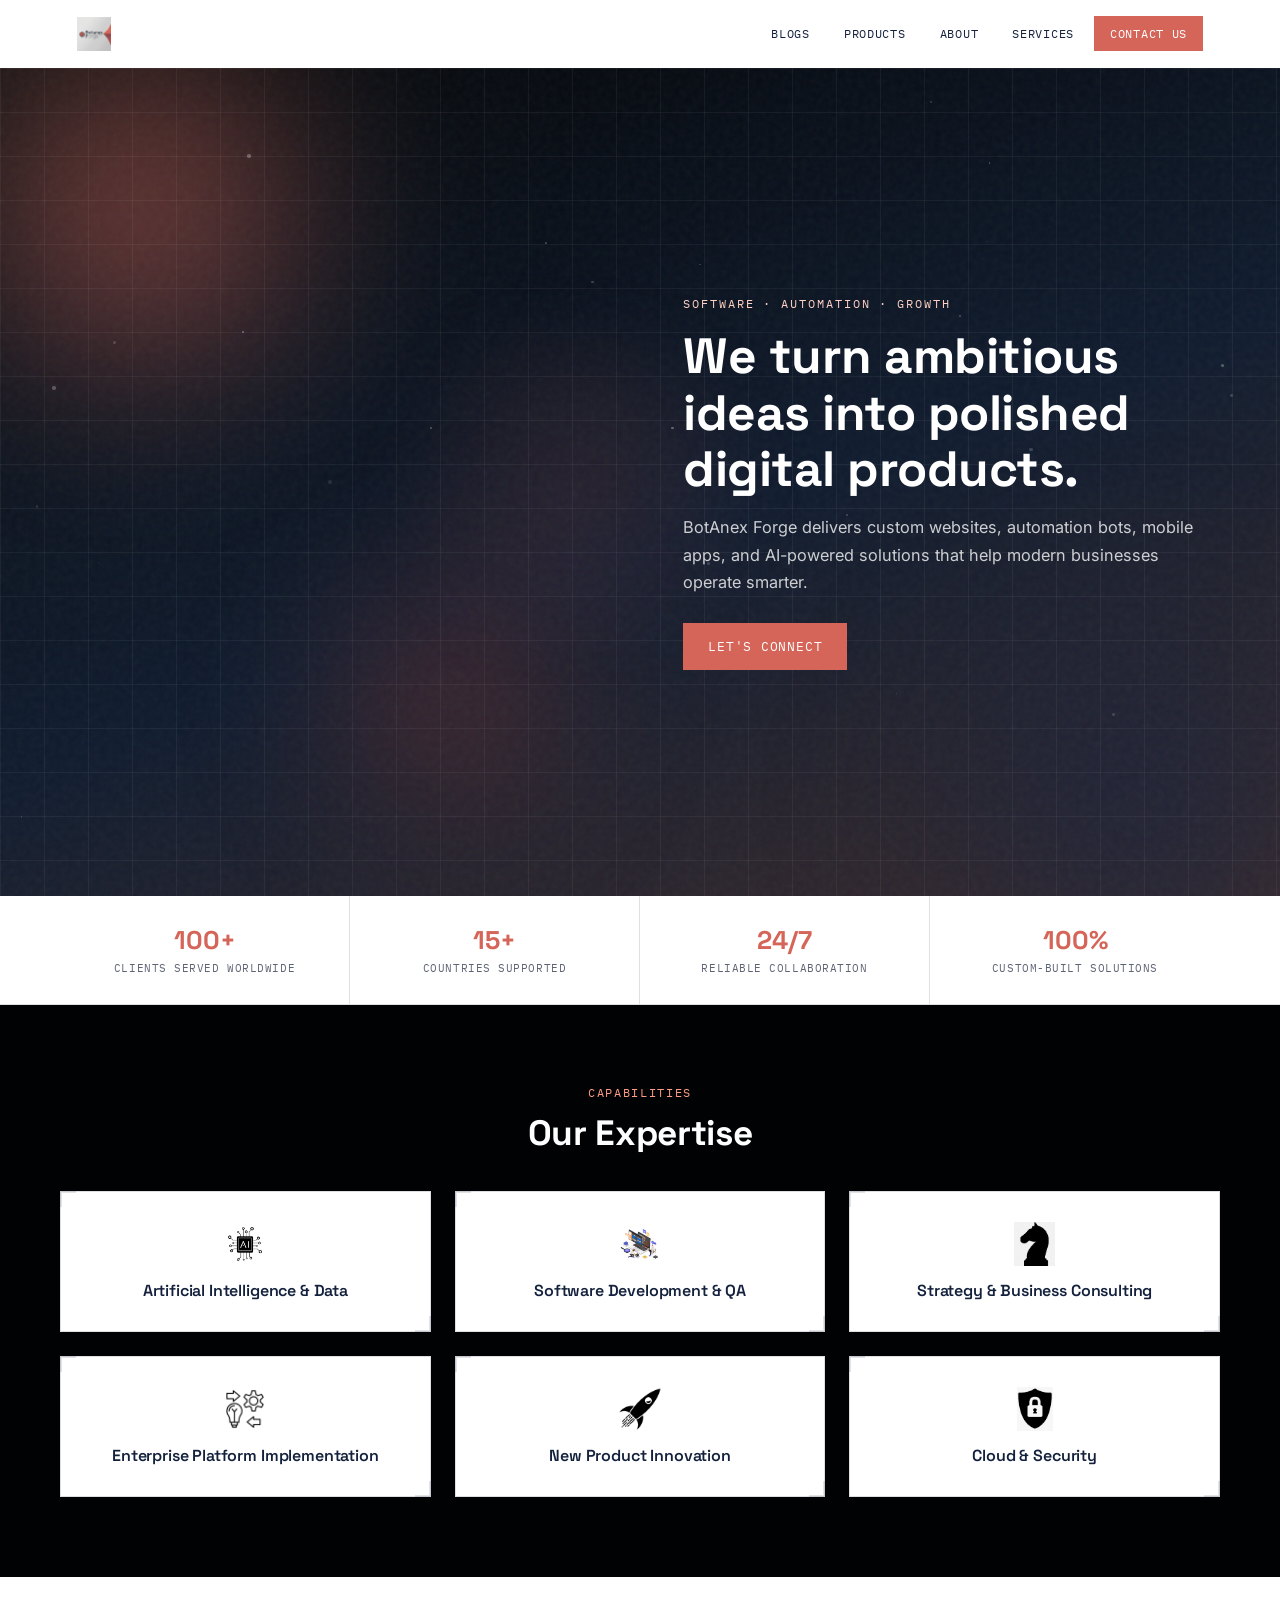
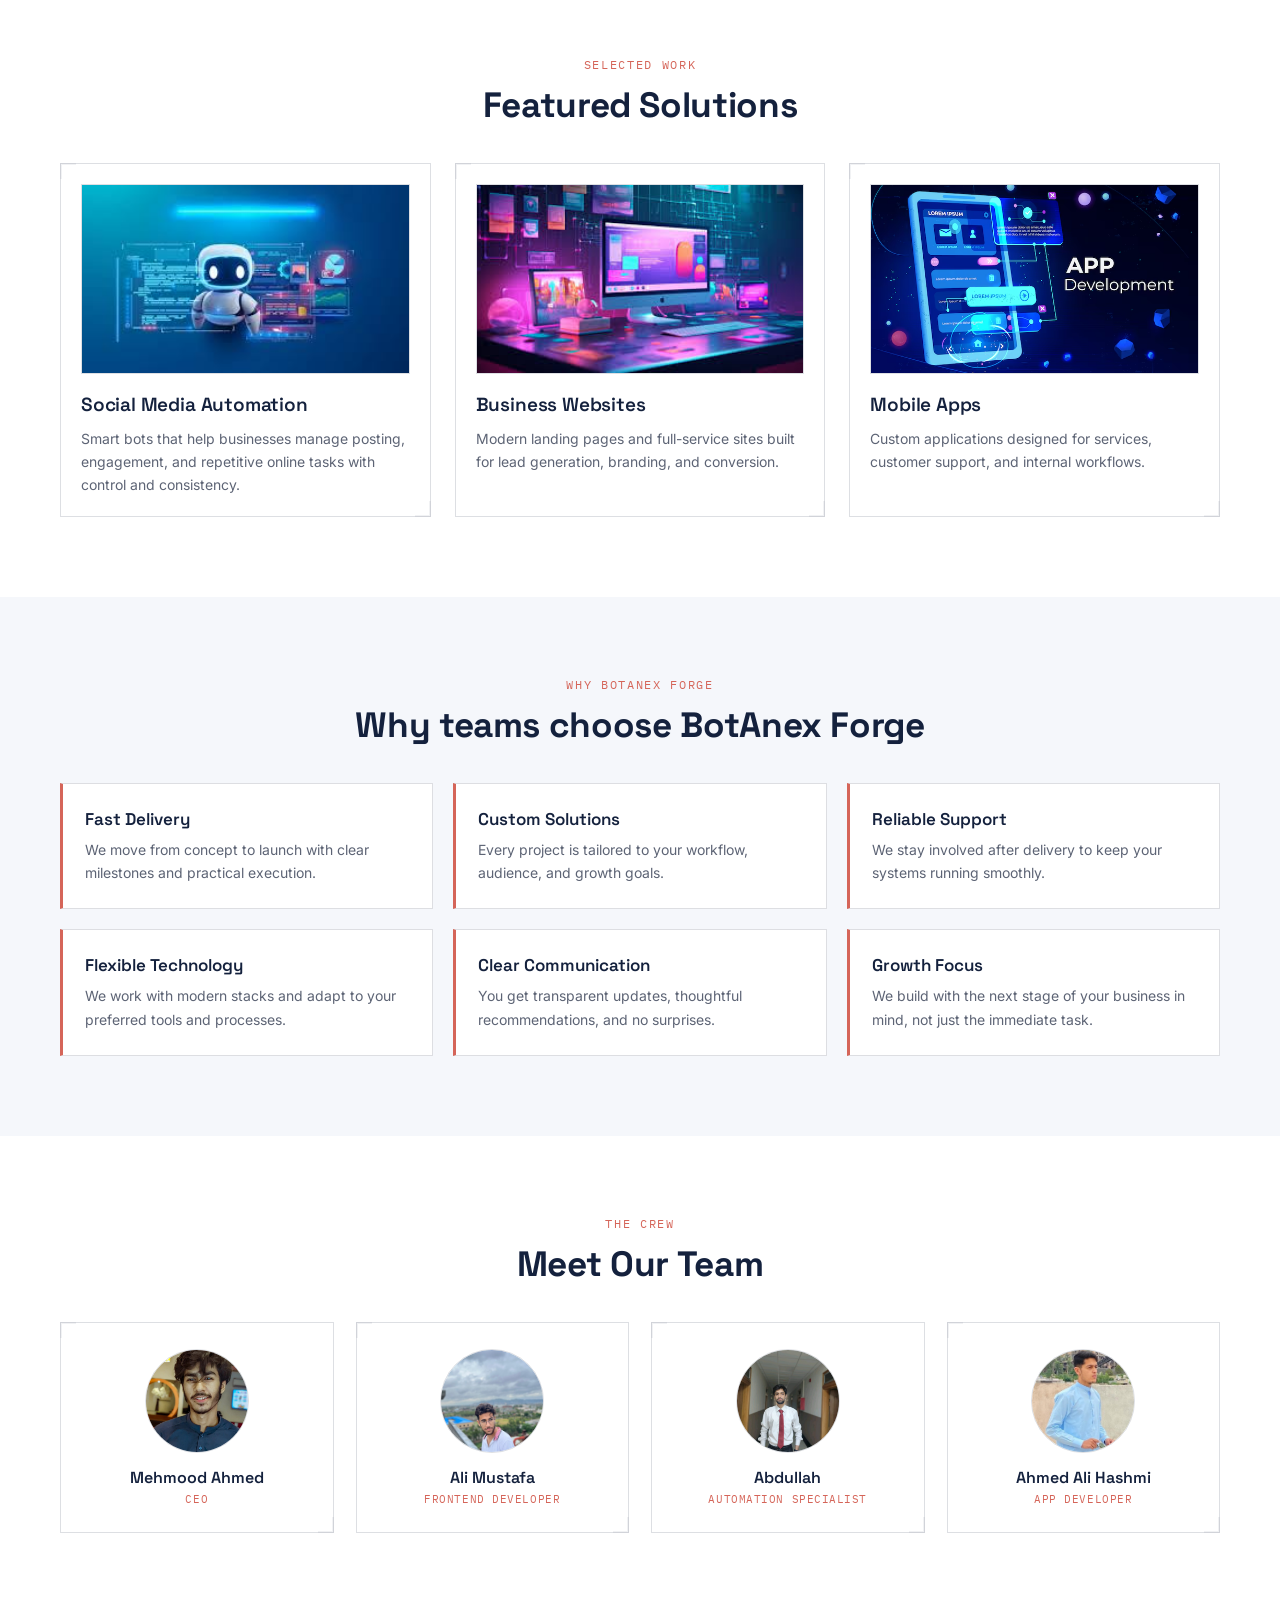
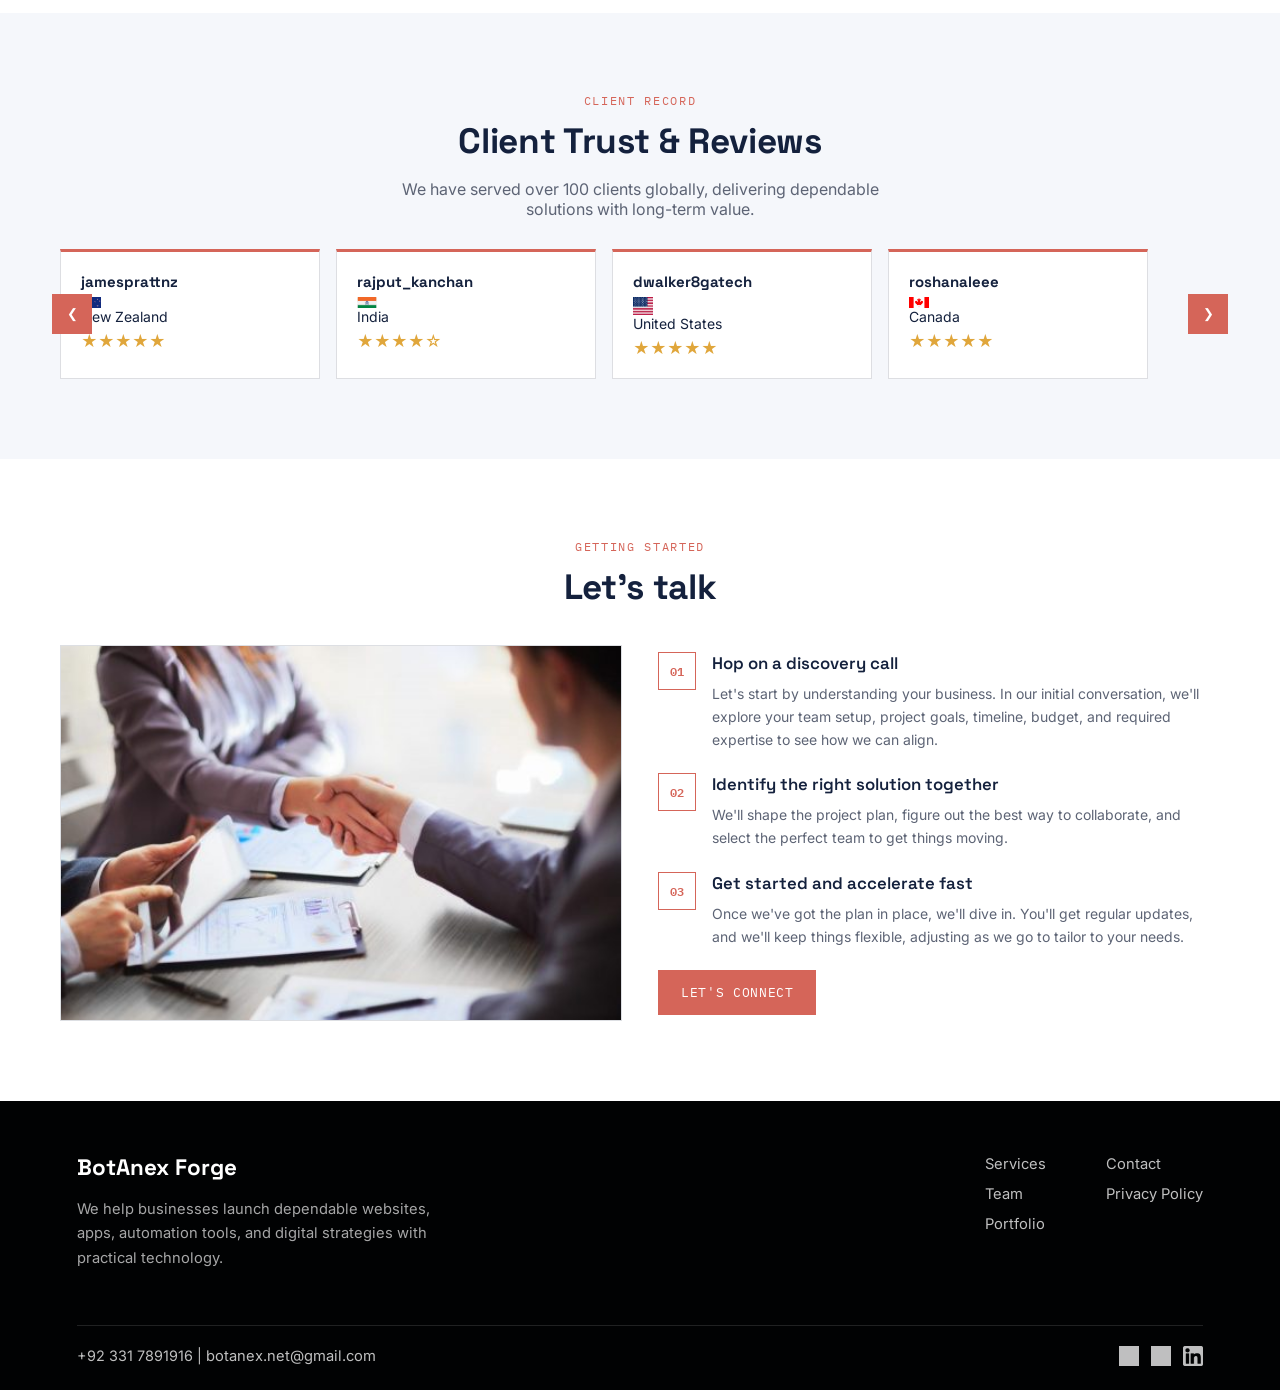
<file: index.html>
<!DOCTYPE html>
<html lang="en">
<head>
    <meta charset="UTF-8">
    <meta name="viewport" content="width=device-width, initial-scale=1.0">
    <title>BotAnex Forge | Software, Automation & Digital Growth</title>
    <link href="https://cdn.jsdelivr.net/npm/aos@2.3.4/dist/aos.css" rel="stylesheet">
    <link href="https://fonts.googleapis.com/css2?family=Space+Grotesk:wght@500;600;700&family=IBM+Plex+Mono:wght@400;500;600&family=Inter:wght@400;500&display=swap" rel="stylesheet">
    <link rel="stylesheet" href="theme.css">
    <link rel="stylesheet" href="nav.css">
    <link rel="stylesheet" href="home.css">
    <script src="reviews.js" defer></script>
    <script src="https://cdn.jsdelivr.net/npm/aos@2.3.4/dist/aos.js"></script>
</head>
<body>

    <nav id="siteNav">
        <div class="logo">
            <a href="index.html"><img src="images/logo.jpg" alt="BotAnex Forge logo"></a>
        </div>

        <button class="nav-toggle" id="navToggle" aria-label="Open menu" aria-expanded="false" aria-controls="navLinks">
            <span></span><span></span><span></span>
        </button>

        <ul id="navLinks">
            <li><a href="blogs/blogs.html">Blogs</a></li>
            <li><a href="products.html">Products</a></li>
            <li><a href="about.html">About</a></li>
            <li class="dropdown">
                <a href="services.html" class="dropbtn">Services</a>
                <ul class="dropdown-content">
                    <li><a href="services.html#social-automation">Social Automation</a></li>
                    <li><a href="services.html#automation">Workflow Automation</a></li>
                    <li><a href="services.html#app-development">App Development</a></li>
                    <li><a href="services.html#website">Web Development</a></li>
                    <li><a href="services.html#ai">Artificial Intelligence</a></li>
                    <li><a href="services.html#digital">Digital Marketing</a></li>
                </ul>
            </li>
            <li><a href="lets_connect.html" class="nav-cta">Contact Us</a></li>
        </ul>
    </nav>

    <header class="hero-section" data-aos="fade-up">
        <div class="gradient-background" aria-hidden="true">
            <div class="gradient-sphere sphere-1"></div>
            <div class="gradient-sphere sphere-2"></div>
            <div class="gradient-sphere sphere-3"></div>
            <div class="glow"></div>
            <div class="grid-overlay"></div>
            <div class="noise-overlay"></div>
            <div id="particles-container" class="particles-container"></div>
        </div>
        <div class="hero-content">
            <p class="eyebrow">Software · Automation · Growth</p>
            <h1>We turn ambitious ideas into polished digital products.</h1>
            <p>BotAnex Forge delivers custom websites, automation bots, mobile apps, and AI-powered solutions that help modern businesses operate smarter.</p>
            <button class="connect-btn" onclick="window.location.href='lets_connect.html'">Let's Connect</button>
        </div>
    </header>

    <section class="stats-strip">
        <div class="container stats-grid">
            <div><strong>100+</strong><span>Clients served worldwide</span></div>
            <div><strong>15+</strong><span>Countries supported</span></div>
            <div><strong>24/7</strong><span>Reliable collaboration</span></div>
            <div><strong>100%</strong><span>Custom-built solutions</span></div>
        </div>
    </section>

    <section class="expertise-section" data-aos="fade-up">
        <div class="container">
            <p class="section-eyebrow">Capabilities</p>
            <h2>Our Expertise</h2>
            <div class="expertise-grid">
                <div class="expertise-item">
                    <img src="images/ailogo.avif" alt="Artificial Intelligence & Data" class="expertise-logo">
                    <h3>Artificial Intelligence & Data</h3>
                </div>
                <div class="expertise-item">
                    <img src="images/softwaredev.avif" alt="Software Development & QA" class="expertise-logo">
                    <h3>Software Development & QA</h3>
                </div>
                <div class="expertise-item">
                    <img src="images/strategy.png" alt="Strategy & Business Consulting" class="expertise-logo">
                    <h3>Strategy & Business Consulting</h3>
                </div>
                <div class="expertise-item">
                    <img src="images/expertise_implement.png" alt="Enterprise Platform Implementation" class="expertise-logo">
                    <h3>Enterprise Platform Implementation</h3>
                </div>
                <div class="expertise-item">
                    <img src="images/new_product.png" alt="New Product Innovation" class="expertise-logo">
                    <h3>New Product Innovation</h3>
                </div>
                <div class="expertise-item">
                    <img src="images/secuirity.png" alt="Cloud & Security" class="expertise-logo">
                    <h3>Cloud & Security</h3>
                </div>
            </div>
        </div>
    </section>

    <section id="portfolio" class="portfolio-section" data-aos="fade-up">
        <div class="container">
            <p class="section-eyebrow">Selected Work</p>
            <h2>Featured Solutions</h2>
            <div class="portfolio-grid">
                <div class="portfolio-item">
                    <img src="images/automation_bot.jpeg" alt="Social media automation bot" class="portfolio-image">
                    <h3>Social Media Automation</h3>
                    <p>Smart bots that help businesses manage posting, engagement, and repetitive online tasks with control and consistency.</p>
                </div>
                <div class="portfolio-item">
                    <img src="images/web_dev.jpeg" alt="Custom website build" class="portfolio-image">
                    <h3>Business Websites</h3>
                    <p>Modern landing pages and full-service sites built for lead generation, branding, and conversion.</p>
                </div>
                <div class="portfolio-item">
                    <img src="images/app_dev.avif" alt="Mobile app development" class="portfolio-image">
                    <h3>Mobile Apps</h3>
                    <p>Custom applications designed for services, customer support, and internal workflows.</p>
                </div>
            </div>
        </div>
    </section>

    <section class="unfair-advantage-section" data-aos="fade-up">
        <div class="container">
            <p class="section-eyebrow">Why BotAnex Forge</p>
            <h2>Why teams choose BotAnex Forge</h2>
            <div class="advantage-items">
                <div class="advantage-item">
                    <h3>Fast Delivery</h3>
                    <p>We move from concept to launch with clear milestones and practical execution.</p>
                </div>
                <div class="advantage-item">
                    <h3>Custom Solutions</h3>
                    <p>Every project is tailored to your workflow, audience, and growth goals.</p>
                </div>
                <div class="advantage-item">
                    <h3>Reliable Support</h3>
                    <p>We stay involved after delivery to keep your systems running smoothly.</p>
                </div>
                <div class="advantage-item">
                    <h3>Flexible Technology</h3>
                    <p>We work with modern stacks and adapt to your preferred tools and processes.</p>
                </div>
                <div class="advantage-item">
                    <h3>Clear Communication</h3>
                    <p>You get transparent updates, thoughtful recommendations, and no surprises.</p>
                </div>
                <div class="advantage-item">
                    <h3>Growth Focus</h3>
                    <p>We build with the next stage of your business in mind, not just the immediate task.</p>
                </div>
            </div>
        </div>
    </section>

    <section id="team" class="team-section" data-aos="fade-up">
        <div class="container">
            <p class="section-eyebrow">The Crew</p>
            <h2>Meet Our Team</h2>
            <div class="team-grid">
                <div class="team-member">
                    <img src="images/Mehmood.JPG" alt="Mehmood Ahmed" class="team-photo" style="object-position: 50% 0%;">
                    <h3>Mehmood Ahmed</h3>
                    <p>CEO</p>
                </div>
                <div class="team-member">
                    <img src="images/ali_mustafa.jpeg" alt="Ali Mustafa" class="team-photo" style="object-position: 50% 80%;">
                    <h3>Ali Mustafa</h3>
                    <p>Frontend Developer</p>
                </div>
                <div class="team-member">
                    <img src="images/abdullah.jpeg" alt="Abdullah" class="team-photo">
                    <h3>Abdullah</h3>
                    <p>Automation Specialist</p>
                </div>
                <div class="team-member">
                    <img src="images/ahmed_ali_hashmi.JPG" alt="Ahmed Ali Hashmi" class="team-photo">
                    <h3>Ahmed Ali Hashmi</h3>
                    <p>App Developer</p>
                </div>
            </div>
        </div>
    </section>

    <section class="trust-reviews-section" data-aos="fade-up">
        <div class="container">
            <p class="section-eyebrow">Client Record</p>
            <h2>Client Trust & Reviews</h2>
            <p class="section-sub">We have served over 100 clients globally, delivering dependable solutions with long-term value.</p>
            <div class="reviews-slider">
                <button class="slider-arrow left-arrow">❮</button>
                <div class="reviews-container">
                    <div class="reviews">
                        <div class="review-item" data-review="The team built an excellent automation bot and handled support incredibly well throughout the project.">
                            <p><strong>jamesprattnz</strong></p>
                            <p><img src="images/newzealand.png" alt="Country Flag" style="width: 20px; height: auto; vertical-align: middle;"> New Zealand</p>
                            <div class="review-stars">★★★★★</div>
                        </div>
                        <div class="review-item" data-review="Great communication and thoughtful execution. The final delivery met the brief and was polished.">
                            <p><strong>rajput_kanchan</strong></p>
                            <p><img src="images/india.jpeg" alt="Country Flag" style="width: 20px; height: auto; vertical-align: middle;"> India</p>
                            <div class="review-stars">★★★★☆</div>
                        </div>
                        <div class="review-item" data-review="Very diligently worked on my project and kept me informed at every step.">
                            <p><strong>dwalker8gatech</strong></p>
                            <p><img src="images/united_states.jpeg" alt="Country Flag" style="width: 20px; height: auto; vertical-align: middle;"> United States</p>
                            <div class="review-stars">★★★★★</div>
                        </div>
                        <div class="review-item" data-review="Professional, fast, and easy to work with. The service quality was excellent.">
                            <p><strong>roshanaleee</strong></p>
                            <p><img src="images/canada.png" alt="Country Flag" style="width: 20px; height: auto; vertical-align: middle;"> Canada</p>
                            <div class="review-stars">★★★★★</div>
                        </div>
                    </div>
                </div>
                <button class="slider-arrow right-arrow">❯</button>
            </div>
        </div>
    </section>

    <div class="modal">
        <div class="modal-content">
            <span class="close">&times;</span>
            <p class="modal-review-content"></p>
        </div>
    </div>

    <section class="lets-talk" data-aos="fade-up">
        <div class="container">
            <p class="section-eyebrow">Getting Started</p>
            <div class="header">Let's talk</div>
            <div class="content">
                <div class="image">
                    <img src="images/meeting.jpeg" alt="A planning meeting">
                </div>
            <div class="details">
                <div class="step">
                    <div class="icon">01</div>
                    <div class="text">
                        <h4>Hop on a discovery call</h4>
                        <p>Let's start by understanding your business. In our initial conversation, we'll explore your team setup, project goals, timeline, budget, and required expertise to see how we can align.</p>
                    </div>
                </div>
                <div class="step">
                    <div class="icon">02</div>
                    <div class="text">
                        <h4>Identify the right solution together</h4>
                        <p>We'll shape the project plan, figure out the best way to collaborate, and select the perfect team to get things moving.</p>
                    </div>
                </div>
                <div class="step">
                    <div class="icon">03</div>
                    <div class="text">
                        <h4>Get started and accelerate fast</h4>
                        <p>Once we've got the plan in place, we'll dive in. You'll get regular updates, and we'll keep things flexible, adjusting as we go to tailor to your needs.</p>
                    </div>
                </div>
                <div class="cta-button">
                    <button onclick="window.location.href='lets_connect.html'">Let's Connect</button>
                </div>
            </div>
        </div>
    </div>
</section>

<script>
    document.addEventListener('DOMContentLoaded', function () {
        if (typeof AOS !== 'undefined') {
            AOS.init({
                duration: 1000,
                easing: 'ease-in-out',
                once: true,
                offset: 200,
            });
        }

        const particlesContainer = document.getElementById('particles-container');
        if (!particlesContainer) return;

        const particleCount = 70;

        for (let i = 0; i < particleCount; i++) {
            createParticle();
        }

        function createParticle() {
            const particle = document.createElement('div');
            particle.className = 'particle';

            const size = Math.random() * 3 + 1;
            particle.style.width = `${size}px`;
            particle.style.height = `${size}px`;

            resetParticle(particle);
            particlesContainer.appendChild(particle);
            animateParticle(particle);
        }

        function resetParticle(particle) {
            const posX = Math.random() * 100;
            const posY = Math.random() * 100;

            particle.style.left = `${posX}%`;
            particle.style.top = `${posY}%`;
            particle.style.opacity = '0';

            return { x: posX, y: posY };
        }

        function animateParticle(particle) {
            const pos = resetParticle(particle);
            const duration = Math.random() * 9 + 9;
            const delay = Math.random() * 4;

            setTimeout(() => {
                particle.style.transition = `all ${duration}s linear`;
                particle.style.opacity = Math.random() * 0.25 + 0.08;

                const moveX = pos.x + (Math.random() * 20 - 10);
                const moveY = pos.y - Math.random() * 24;

                particle.style.left = `${moveX}%`;
                particle.style.top = `${moveY}%`;

                setTimeout(() => {
                    animateParticle(particle);
                }, duration * 1000);
            }, delay * 1000);
        }

        document.addEventListener('mousemove', (e) => {
            const mouseX = (e.clientX / window.innerWidth) * 100;
            const mouseY = (e.clientY / window.innerHeight) * 100;

            const particle = document.createElement('div');
            particle.className = 'particle';

            const size = Math.random() * 4 + 2;
            particle.style.width = `${size}px`;
            particle.style.height = `${size}px`;
            particle.style.left = `${mouseX}%`;
            particle.style.top = `${mouseY}%`;
            particle.style.opacity = '0.7';

            particlesContainer.appendChild(particle);

            setTimeout(() => {
                particle.style.transition = 'all 1.8s ease-out';
                particle.style.left = `${mouseX + (Math.random() * 8 - 4)}%`;
                particle.style.top = `${mouseY + (Math.random() * 8 - 4)}%`;
                particle.style.opacity = '0';

                setTimeout(() => {
                    particle.remove();
                }, 1800);
            }, 10);
        });
    });
</script>
<script src="nav.js"></script>

<footer class="footer">
    <div class="footer-container">
        <div class="footer-logo">
            <h2>BotAnex Forge</h2>
            <p>We help businesses launch dependable websites, apps, automation tools, and digital strategies with practical technology.</p>
        </div>
        <div class="footer-links">
            <div class="footer-column">
                <ul>
                    <li><a href="services.html">Services</a></li>
                    <li><a href="home.html#team">Team</a></li>
                    <li><a href="home.html#portfolio">Portfolio</a></li>
                </ul>
            </div>
            <div class="footer-column">
                <ul>
                    <li><a href="lets_connect.html">Contact</a></li>
                    <li><a href="privacy.html">Privacy Policy</a></li>
                </ul>
            </div>
        </div>
    </div>
    <div class="footer-bottom">
        <div class="contact-info">
            <p>+92 331 7891916 | <a href="mailto:botanex.net@gmail.com">botanex.net@gmail.com</a></p>
        </div>
        <div class="social-media">
            <a href="#" class="social-icon"><img src="images/facebook.png" alt="Facebook"></a>
            <a href="#" class="social-icon"><img src="images/twitter.png" alt="Twitter"></a>
            <a href="#" class="social-icon"><img src="images/linkedin.png" alt="LinkedIn"></a>
        </div>
    </div>
</footer>
</body>
</html>
</file>
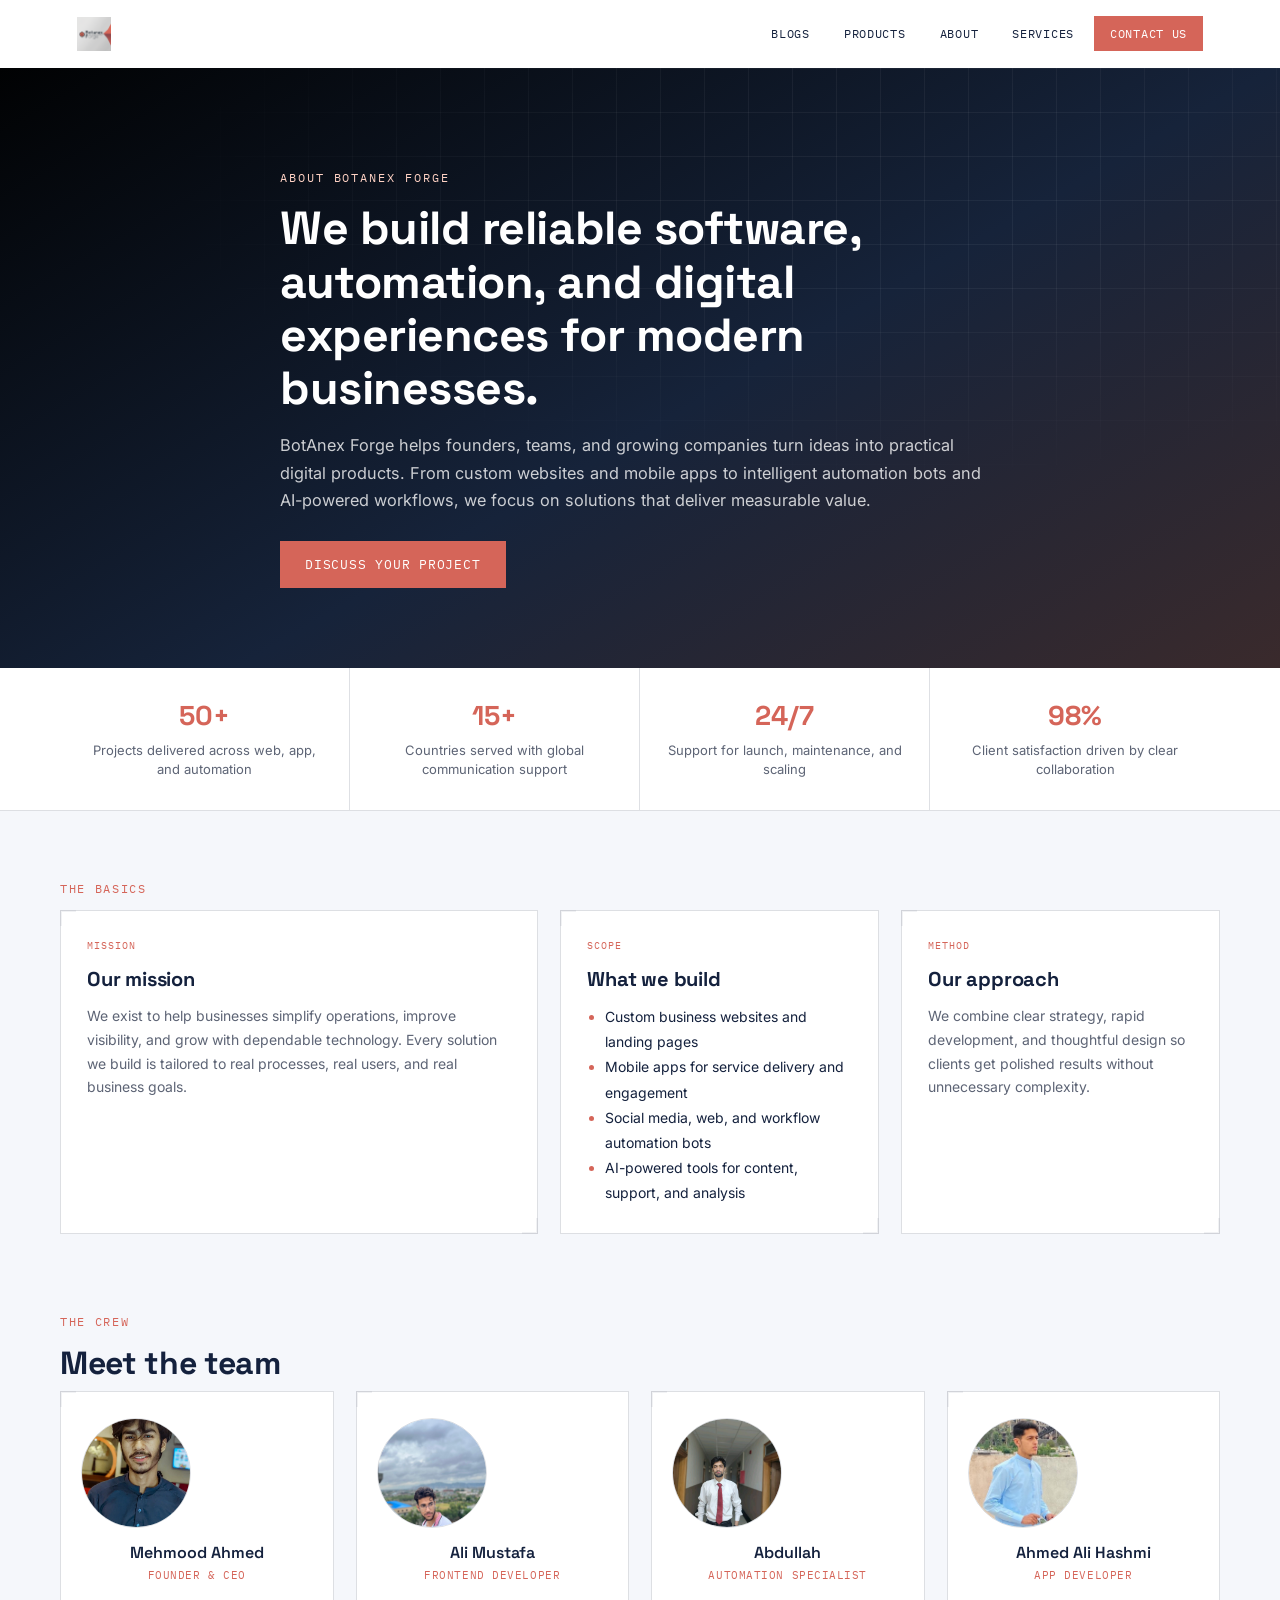
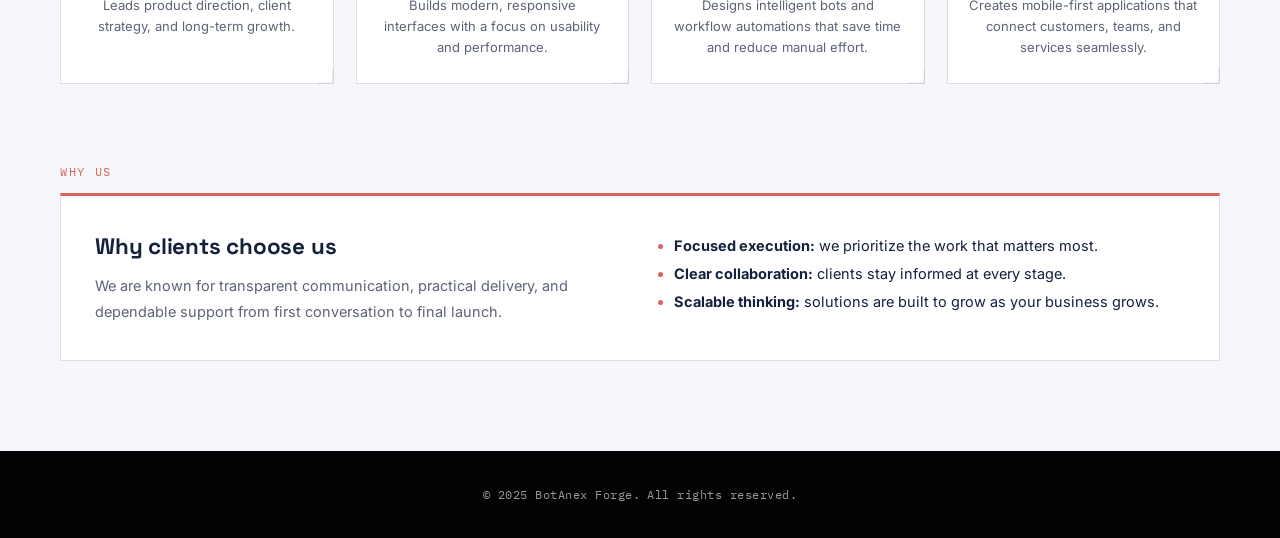
<file: about.html>
<!DOCTYPE html>
<html lang="en">
<head>
    <meta charset="UTF-8">
    <meta name="viewport" content="width=device-width, initial-scale=1.0">
    <title>About BotAnex Forge | Software, Automation & Digital Growth</title>
    <link href="https://fonts.googleapis.com/css2?family=Space+Grotesk:wght@500;600;700&family=IBM+Plex+Mono:wght@400;500;600&family=Inter:wght@400;500&display=swap" rel="stylesheet">
    <link rel="stylesheet" href="theme.css">
    <link rel="stylesheet" href="nav.css">
    <link rel="stylesheet" href="about.css">
</head>
<body>

    <nav id="siteNav">
        <div class="logo">
            <a href="index.html"><img src="images/logo.jpg" alt="BotAnex Forge logo"></a>
        </div>

        <button class="nav-toggle" id="navToggle" aria-label="Open menu" aria-expanded="false" aria-controls="navLinks">
            <span></span><span></span><span></span>
        </button>

        <ul id="navLinks">
            <li><a href="blogs/blogs.html">Blogs</a></li>
            <li><a href="products.html">Products</a></li>
            <li><a href="about.html">About</a></li>
            <li class="dropdown">
                <a href="services.html" class="dropbtn">Services</a>
                <ul class="dropdown-content">
                    <li><a href="services.html#social-automation">Social Automation</a></li>
                    <li><a href="services.html#automation">Workflow Automation</a></li>
                    <li><a href="services.html#app-development">App Development</a></li>
                    <li><a href="services.html#website">Web Development</a></li>
                    <li><a href="services.html#ai">Artificial Intelligence</a></li>
                    <li><a href="services.html#digital">Digital Marketing</a></li>
                </ul>
            </li>
            <li><a href="lets_connect.html" class="nav-cta">Contact Us</a></li>
        </ul>
    </nav>

    <header class="about-hero">
        <div class="about-hero-overlay" aria-hidden="true"></div>
        <div class="container hero-content">
            <p class="eyebrow">ABOUT BOTANEX FORGE</p>
            <h1>We build reliable software, automation, and digital experiences for modern businesses.</h1>
            <p>BotAnex Forge helps founders, teams, and growing companies turn ideas into practical digital products. From custom websites and mobile apps to intelligent automation bots and AI-powered workflows, we focus on solutions that deliver measurable value.</p>
            <a href="lets_connect.html" class="primary-btn">Discuss Your Project</a>
        </div>
    </header>

    <section class="stats-section">
        <div class="container stats-grid">
            <div class="stat-card">
                <h3>50+</h3>
                <p>Projects delivered across web, app, and automation</p>
            </div>
            <div class="stat-card">
                <h3>15+</h3>
                <p>Countries served with global communication support</p>
            </div>
            <div class="stat-card">
                <h3>24/7</h3>
                <p>Support for launch, maintenance, and scaling</p>
            </div>
            <div class="stat-card">
                <h3>98%</h3>
                <p>Client satisfaction driven by clear collaboration</p>
            </div>
        </div>
    </section>

    <section class="about-section">
        <div class="container">
            <p class="section-eyebrow">The Basics</p>
            <div class="about-grid">
                <div class="card wide-card">
                    <span class="spec-code">MISSION</span>
                    <h2>Our mission</h2>
                    <p>We exist to help businesses simplify operations, improve visibility, and grow with dependable technology. Every solution we build is tailored to real processes, real users, and real business goals.</p>
                </div>
                <div class="card">
                    <span class="spec-code">SCOPE</span>
                    <h2>What we build</h2>
                    <ul>
                        <li>Custom business websites and landing pages</li>
                        <li>Mobile apps for service delivery and engagement</li>
                        <li>Social media, web, and workflow automation bots</li>
                        <li>AI-powered tools for content, support, and analysis</li>
                    </ul>
                </div>
                <div class="card">
                    <span class="spec-code">METHOD</span>
                    <h2>Our approach</h2>
                    <p>We combine clear strategy, rapid development, and thoughtful design so clients get polished results without unnecessary complexity.</p>
                </div>
            </div>
        </div>
    </section>

    <section class="team-section">
        <div class="container">
            <p class="section-eyebrow">The Crew</p>
            <h2>Meet the team</h2>
            <div class="team-grid">
                <div class="team-member">
                    <img src="images/Mehmood.JPG" alt="Mehmood Ahmed">
                    <h3>Mehmood Ahmed</h3>
                    <p class="role">Founder & CEO</p>
                    <p>Leads product direction, client strategy, and long-term growth.</p>
                </div>
                <div class="team-member">
                    <img src="images/ali_mustafa.jpeg" alt="Ali Mustafa">
                    <h3>Ali Mustafa</h3>
                    <p class="role">Frontend Developer</p>
                    <p>Builds modern, responsive interfaces with a focus on usability and performance.</p>
                </div>
                <div class="team-member">
                    <img src="images/abdullah.jpeg" alt="Abdullah">
                    <h3>Abdullah</h3>
                    <p class="role">Automation Specialist</p>
                    <p>Designs intelligent bots and workflow automations that save time and reduce manual effort.</p>
                </div>
                <div class="team-member">
                    <img src="images/ahmed_ali_hashmi.JPG" alt="Ahmed Ali Hashmi">
                    <h3>Ahmed Ali Hashmi</h3>
                    <p class="role">App Developer</p>
                    <p>Creates mobile-first applications that connect customers, teams, and services seamlessly.</p>
                </div>
            </div>
        </div>
    </section>

    <section class="values-section">
        <div class="container">
            <p class="section-eyebrow">Why Us</p>
            <div class="values-grid">
                <div>
                    <h2>Why clients choose us</h2>
                    <p>We are known for transparent communication, practical delivery, and dependable support from first conversation to final launch.</p>
                </div>
                <div>
                    <ul>
                        <li><strong>Focused execution:</strong> we prioritize the work that matters most.</li>
                        <li><strong>Clear collaboration:</strong> clients stay informed at every stage.</li>
                        <li><strong>Scalable thinking:</strong> solutions are built to grow as your business grows.</li>
                    </ul>
                </div>
            </div>
        </div>
    </section>

    <footer class="site-footer">
        <p>&copy; 2025 BotAnex Forge. All rights reserved.</p>
    </footer>

<script src="nav.js"></script>
</body>
</html>
</file>
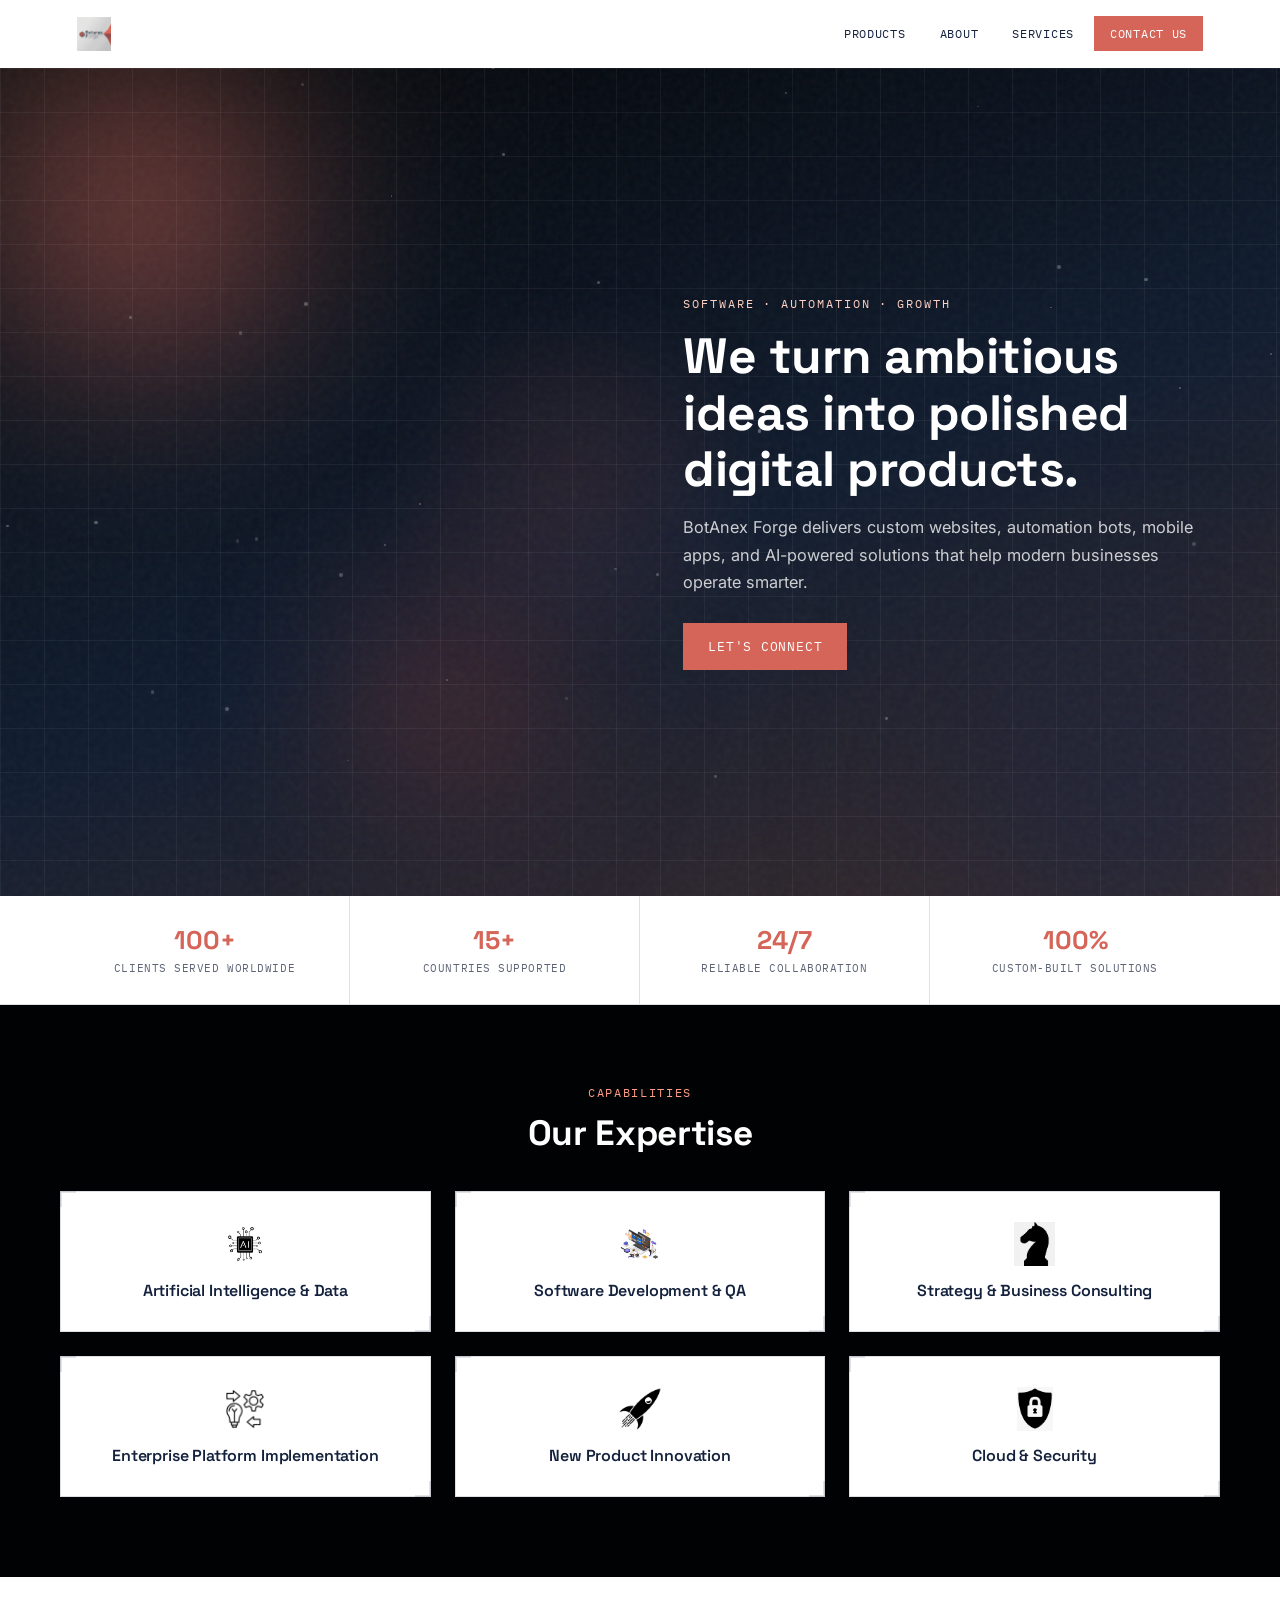
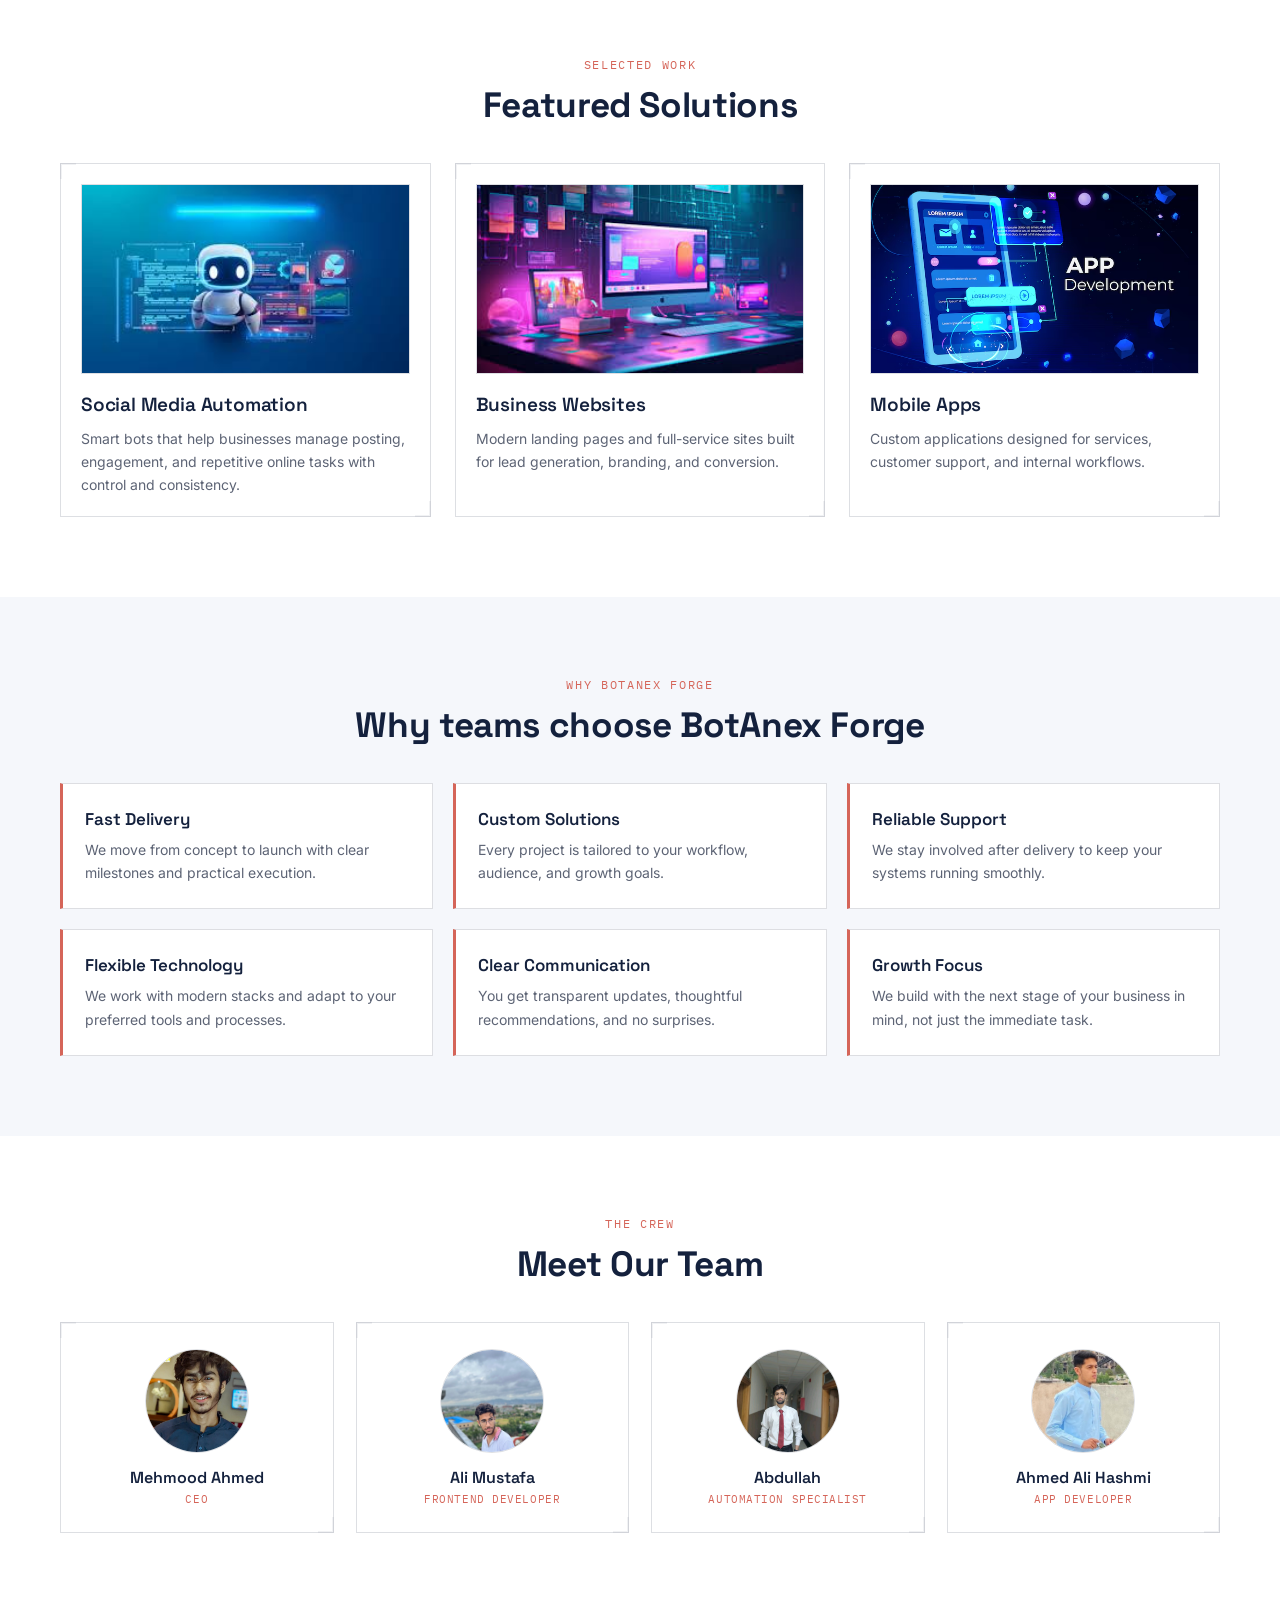
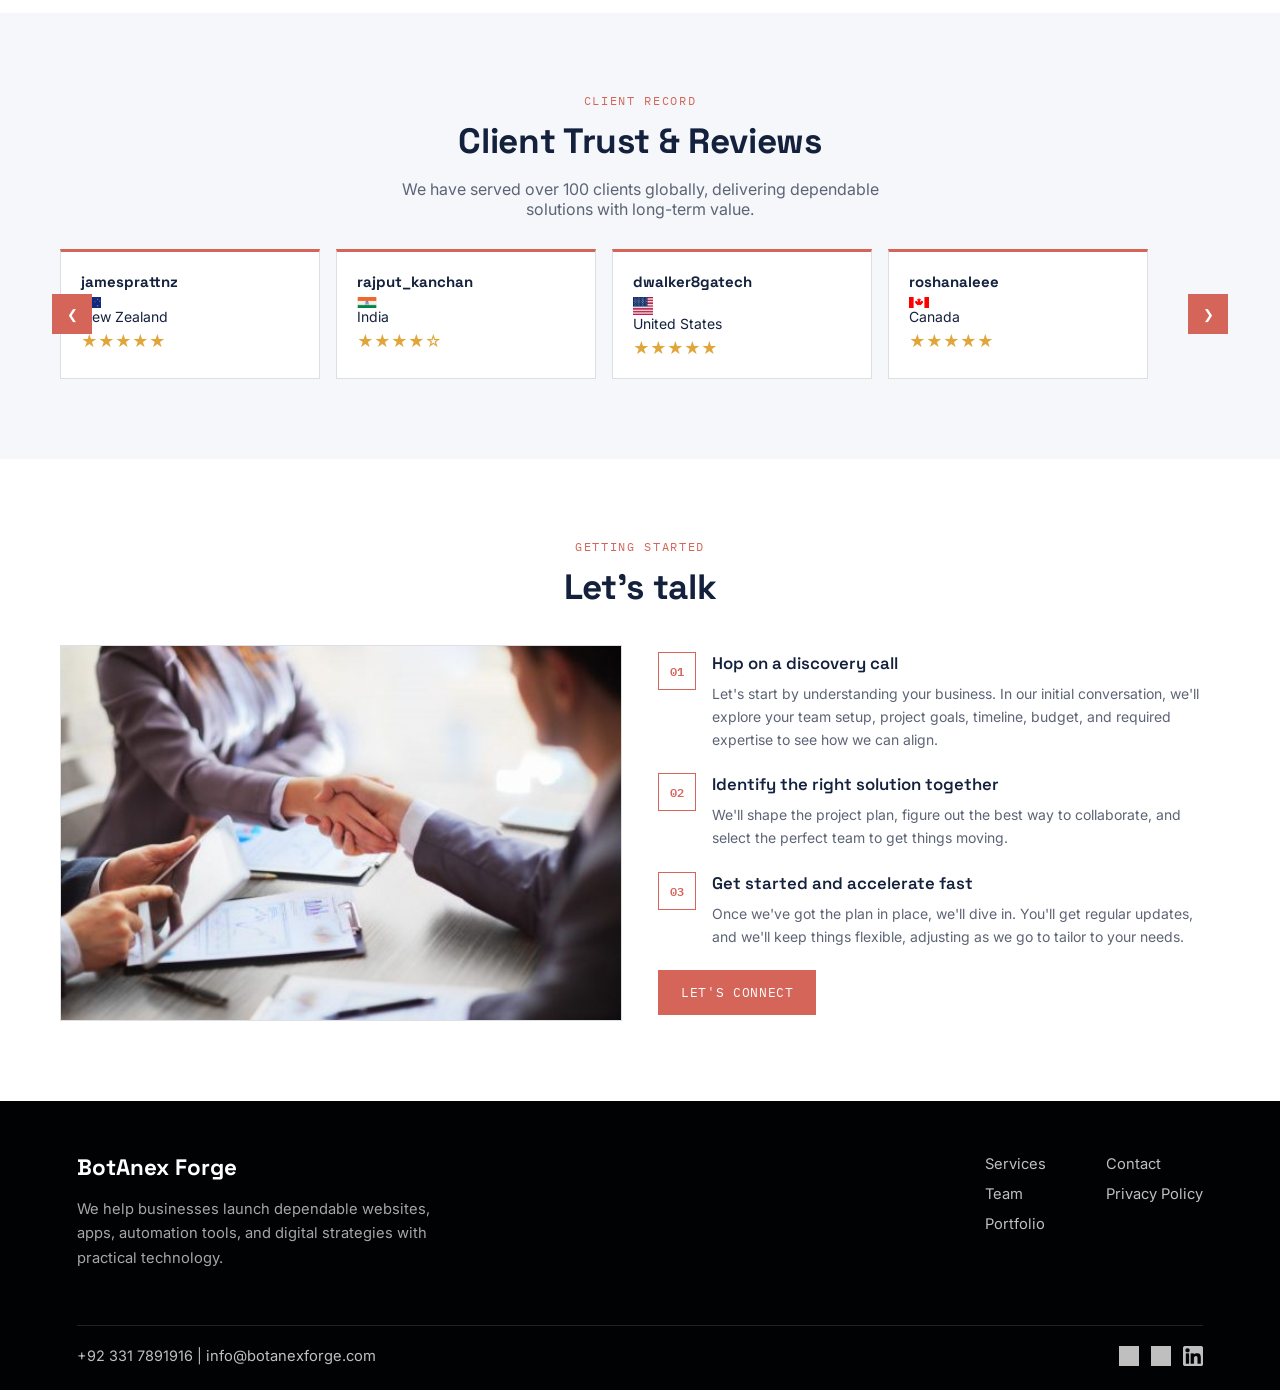
<file: home.html>
<!DOCTYPE html>
<html lang="en">
<head>
    <meta charset="UTF-8">
    <meta name="viewport" content="width=device-width, initial-scale=1.0">
    <title>BotAnex Forge | Software, Automation & Digital Growth</title>
    <link href="https://cdn.jsdelivr.net/npm/aos@2.3.4/dist/aos.css" rel="stylesheet">
    <link href="https://fonts.googleapis.com/css2?family=Space+Grotesk:wght@500;600;700&family=IBM+Plex+Mono:wght@400;500;600&family=Inter:wght@400;500&display=swap" rel="stylesheet">
    <link rel="stylesheet" href="theme.css">
    <link rel="stylesheet" href="nav.css">
    <link rel="stylesheet" href="home.css">
    <script src="reviews.js" defer></script>
    <script src="https://cdn.jsdelivr.net/npm/aos@2.3.4/dist/aos.js"></script>
</head>
<body>

    <nav id="siteNav">
        <div class="logo">
            <a href="home.html"><img src="images/logo.jpg" alt="BotAnex Forge logo"></a>
        </div>

        <button class="nav-toggle" id="navToggle" aria-label="Open menu" aria-expanded="false" aria-controls="navLinks">
            <span></span><span></span><span></span>
        </button>

        <ul id="navLinks">
            <li><a href="products.html">Products</a></li>
            <li><a href="about.html">About</a></li>
            <li class="dropdown">
                <a href="services.html" class="dropbtn">Services</a>
                <ul class="dropdown-content">
                    <li><a href="services.html#social-automation">Social Automation</a></li>
                    <li><a href="services.html#automation">Workflow Automation</a></li>
                    <li><a href="services.html#app-development">App Development</a></li>
                    <li><a href="services.html#website">Web Development</a></li>
                    <li><a href="services.html#ai">Artificial Intelligence</a></li>
                    <li><a href="services.html#digital">Digital Marketing</a></li>
                </ul>
            </li>
            <li><a href="lets_connect.html" class="nav-cta">Contact Us</a></li>
        </ul>
    </nav>

    <header class="hero-section" data-aos="fade-up">
        <div class="gradient-background" aria-hidden="true">
            <div class="gradient-sphere sphere-1"></div>
            <div class="gradient-sphere sphere-2"></div>
            <div class="gradient-sphere sphere-3"></div>
            <div class="glow"></div>
            <div class="grid-overlay"></div>
            <div class="noise-overlay"></div>
            <div id="particles-container" class="particles-container"></div>
        </div>
        <div class="hero-content">
            <p class="eyebrow">Software · Automation · Growth</p>
            <h1>We turn ambitious ideas into polished digital products.</h1>
            <p>BotAnex Forge delivers custom websites, automation bots, mobile apps, and AI-powered solutions that help modern businesses operate smarter.</p>
            <button class="connect-btn" onclick="window.location.href='lets_connect.html'">Let's Connect</button>
        </div>
    </header>

    <section class="stats-strip">
        <div class="container stats-grid">
            <div><strong>100+</strong><span>Clients served worldwide</span></div>
            <div><strong>15+</strong><span>Countries supported</span></div>
            <div><strong>24/7</strong><span>Reliable collaboration</span></div>
            <div><strong>100%</strong><span>Custom-built solutions</span></div>
        </div>
    </section>

    <section class="expertise-section" data-aos="fade-up">
        <div class="container">
            <p class="section-eyebrow">Capabilities</p>
            <h2>Our Expertise</h2>
            <div class="expertise-grid">
                <div class="expertise-item">
                    <img src="images/ailogo.avif" alt="Artificial Intelligence & Data" class="expertise-logo">
                    <h3>Artificial Intelligence & Data</h3>
                </div>
                <div class="expertise-item">
                    <img src="images/softwaredev.avif" alt="Software Development & QA" class="expertise-logo">
                    <h3>Software Development & QA</h3>
                </div>
                <div class="expertise-item">
                    <img src="images/strategy.png" alt="Strategy & Business Consulting" class="expertise-logo">
                    <h3>Strategy & Business Consulting</h3>
                </div>
                <div class="expertise-item">
                    <img src="images/expertise_implement.png" alt="Enterprise Platform Implementation" class="expertise-logo">
                    <h3>Enterprise Platform Implementation</h3>
                </div>
                <div class="expertise-item">
                    <img src="images/new_product.png" alt="New Product Innovation" class="expertise-logo">
                    <h3>New Product Innovation</h3>
                </div>
                <div class="expertise-item">
                    <img src="images/secuirity.png" alt="Cloud & Security" class="expertise-logo">
                    <h3>Cloud & Security</h3>
                </div>
            </div>
        </div>
    </section>

    <section id="portfolio" class="portfolio-section" data-aos="fade-up">
        <div class="container">
            <p class="section-eyebrow">Selected Work</p>
            <h2>Featured Solutions</h2>
            <div class="portfolio-grid">
                <div class="portfolio-item">
                    <img src="images/automation_bot.jpeg" alt="Social media automation bot" class="portfolio-image">
                    <h3>Social Media Automation</h3>
                    <p>Smart bots that help businesses manage posting, engagement, and repetitive online tasks with control and consistency.</p>
                </div>
                <div class="portfolio-item">
                    <img src="images/web_dev.jpeg" alt="Custom website build" class="portfolio-image">
                    <h3>Business Websites</h3>
                    <p>Modern landing pages and full-service sites built for lead generation, branding, and conversion.</p>
                </div>
                <div class="portfolio-item">
                    <img src="images/app_dev.avif" alt="Mobile app development" class="portfolio-image">
                    <h3>Mobile Apps</h3>
                    <p>Custom applications designed for services, customer support, and internal workflows.</p>
                </div>
            </div>
        </div>
    </section>

    <section class="unfair-advantage-section" data-aos="fade-up">
        <div class="container">
            <p class="section-eyebrow">Why BotAnex Forge</p>
            <h2>Why teams choose BotAnex Forge</h2>
            <div class="advantage-items">
                <div class="advantage-item">
                    <h3>Fast Delivery</h3>
                    <p>We move from concept to launch with clear milestones and practical execution.</p>
                </div>
                <div class="advantage-item">
                    <h3>Custom Solutions</h3>
                    <p>Every project is tailored to your workflow, audience, and growth goals.</p>
                </div>
                <div class="advantage-item">
                    <h3>Reliable Support</h3>
                    <p>We stay involved after delivery to keep your systems running smoothly.</p>
                </div>
                <div class="advantage-item">
                    <h3>Flexible Technology</h3>
                    <p>We work with modern stacks and adapt to your preferred tools and processes.</p>
                </div>
                <div class="advantage-item">
                    <h3>Clear Communication</h3>
                    <p>You get transparent updates, thoughtful recommendations, and no surprises.</p>
                </div>
                <div class="advantage-item">
                    <h3>Growth Focus</h3>
                    <p>We build with the next stage of your business in mind, not just the immediate task.</p>
                </div>
            </div>
        </div>
    </section>

    <section id="team" class="team-section" data-aos="fade-up">
        <div class="container">
            <p class="section-eyebrow">The Crew</p>
            <h2>Meet Our Team</h2>
            <div class="team-grid">
                <div class="team-member">
                    <img src="images/Mehmood.JPG" alt="Mehmood Ahmed" class="team-photo" style="object-position: 50% 0%;">
                    <h3>Mehmood Ahmed</h3>
                    <p>CEO</p>
                </div>
                <div class="team-member">
                    <img src="images/ali_mustafa.jpeg" alt="Ali Mustafa" class="team-photo" style="object-position: 50% 80%;">
                    <h3>Ali Mustafa</h3>
                    <p>Frontend Developer</p>
                </div>
                <div class="team-member">
                    <img src="images/abdullah.jpeg" alt="Abdullah" class="team-photo">
                    <h3>Abdullah</h3>
                    <p>Automation Specialist</p>
                </div>
                <div class="team-member">
                    <img src="images/ahmed_ali_hashmi.JPG" alt="Ahmed Ali Hashmi" class="team-photo">
                    <h3>Ahmed Ali Hashmi</h3>
                    <p>App Developer</p>
                </div>
            </div>
        </div>
    </section>

    <section class="trust-reviews-section" data-aos="fade-up">
        <div class="container">
            <p class="section-eyebrow">Client Record</p>
            <h2>Client Trust & Reviews</h2>
            <p class="section-sub">We have served over 100 clients globally, delivering dependable solutions with long-term value.</p>
            <div class="reviews-slider">
                <button class="slider-arrow left-arrow">❮</button>
                <div class="reviews-container">
                    <div class="reviews">
                        <div class="review-item" data-review="The team built an excellent automation bot and handled support incredibly well throughout the project.">
                            <p><strong>jamesprattnz</strong></p>
                            <p><img src="images/newzealand.png" alt="Country Flag" style="width: 20px; height: auto; vertical-align: middle;"> New Zealand</p>
                            <div class="review-stars">★★★★★</div>
                        </div>
                        <div class="review-item" data-review="Great communication and thoughtful execution. The final delivery met the brief and was polished.">
                            <p><strong>rajput_kanchan</strong></p>
                            <p><img src="images/india.jpeg" alt="Country Flag" style="width: 20px; height: auto; vertical-align: middle;"> India</p>
                            <div class="review-stars">★★★★☆</div>
                        </div>
                        <div class="review-item" data-review="Very diligently worked on my project and kept me informed at every step.">
                            <p><strong>dwalker8gatech</strong></p>
                            <p><img src="images/united_states.jpeg" alt="Country Flag" style="width: 20px; height: auto; vertical-align: middle;"> United States</p>
                            <div class="review-stars">★★★★★</div>
                        </div>
                        <div class="review-item" data-review="Professional, fast, and easy to work with. The service quality was excellent.">
                            <p><strong>roshanaleee</strong></p>
                            <p><img src="images/canada.png" alt="Country Flag" style="width: 20px; height: auto; vertical-align: middle;"> Canada</p>
                            <div class="review-stars">★★★★★</div>
                        </div>
                    </div>
                </div>
                <button class="slider-arrow right-arrow">❯</button>
            </div>
        </div>
    </section>

    <div class="modal">
        <div class="modal-content">
            <span class="close">&times;</span>
            <p class="modal-review-content"></p>
        </div>
    </div>

    <section class="lets-talk" data-aos="fade-up">
        <div class="container">
            <p class="section-eyebrow">Getting Started</p>
            <div class="header">Let's talk</div>
            <div class="content">
                <div class="image">
                    <img src="images/meeting.jpeg" alt="A planning meeting">
                </div>
            <div class="details">
                <div class="step">
                    <div class="icon">01</div>
                    <div class="text">
                        <h4>Hop on a discovery call</h4>
                        <p>Let's start by understanding your business. In our initial conversation, we'll explore your team setup, project goals, timeline, budget, and required expertise to see how we can align.</p>
                    </div>
                </div>
                <div class="step">
                    <div class="icon">02</div>
                    <div class="text">
                        <h4>Identify the right solution together</h4>
                        <p>We'll shape the project plan, figure out the best way to collaborate, and select the perfect team to get things moving.</p>
                    </div>
                </div>
                <div class="step">
                    <div class="icon">03</div>
                    <div class="text">
                        <h4>Get started and accelerate fast</h4>
                        <p>Once we've got the plan in place, we'll dive in. You'll get regular updates, and we'll keep things flexible, adjusting as we go to tailor to your needs.</p>
                    </div>
                </div>
                <div class="cta-button">
                    <button onclick="window.location.href='lets_connect.html'">Let's Connect</button>
                </div>
            </div>
        </div>
    </div>
</section>

<script>
    document.addEventListener('DOMContentLoaded', function () {
        if (typeof AOS !== 'undefined') {
            AOS.init({
                duration: 1000,
                easing: 'ease-in-out',
                once: true,
                offset: 200,
            });
        }

        const particlesContainer = document.getElementById('particles-container');
        if (!particlesContainer) return;

        const particleCount = 70;

        for (let i = 0; i < particleCount; i++) {
            createParticle();
        }

        function createParticle() {
            const particle = document.createElement('div');
            particle.className = 'particle';

            const size = Math.random() * 3 + 1;
            particle.style.width = `${size}px`;
            particle.style.height = `${size}px`;

            resetParticle(particle);
            particlesContainer.appendChild(particle);
            animateParticle(particle);
        }

        function resetParticle(particle) {
            const posX = Math.random() * 100;
            const posY = Math.random() * 100;

            particle.style.left = `${posX}%`;
            particle.style.top = `${posY}%`;
            particle.style.opacity = '0';

            return { x: posX, y: posY };
        }

        function animateParticle(particle) {
            const pos = resetParticle(particle);
            const duration = Math.random() * 9 + 9;
            const delay = Math.random() * 4;

            setTimeout(() => {
                particle.style.transition = `all ${duration}s linear`;
                particle.style.opacity = Math.random() * 0.25 + 0.08;

                const moveX = pos.x + (Math.random() * 20 - 10);
                const moveY = pos.y - Math.random() * 24;

                particle.style.left = `${moveX}%`;
                particle.style.top = `${moveY}%`;

                setTimeout(() => {
                    animateParticle(particle);
                }, duration * 1000);
            }, delay * 1000);
        }

        document.addEventListener('mousemove', (e) => {
            const mouseX = (e.clientX / window.innerWidth) * 100;
            const mouseY = (e.clientY / window.innerHeight) * 100;

            const particle = document.createElement('div');
            particle.className = 'particle';

            const size = Math.random() * 4 + 2;
            particle.style.width = `${size}px`;
            particle.style.height = `${size}px`;
            particle.style.left = `${mouseX}%`;
            particle.style.top = `${mouseY}%`;
            particle.style.opacity = '0.7';

            particlesContainer.appendChild(particle);

            setTimeout(() => {
                particle.style.transition = 'all 1.8s ease-out';
                particle.style.left = `${mouseX + (Math.random() * 8 - 4)}%`;
                particle.style.top = `${mouseY + (Math.random() * 8 - 4)}%`;
                particle.style.opacity = '0';

                setTimeout(() => {
                    particle.remove();
                }, 1800);
            }, 10);
        });
    });
</script>
<script src="nav.js"></script>

<footer class="footer">
    <div class="footer-container">
        <div class="footer-logo">
            <h2>BotAnex Forge</h2>
            <p>We help businesses launch dependable websites, apps, automation tools, and digital strategies with practical technology.</p>
        </div>
        <div class="footer-links">
            <div class="footer-column">
                <ul>
                    <li><a href="services.html">Services</a></li>
                    <li><a href="home.html#team">Team</a></li>
                    <li><a href="home.html#portfolio">Portfolio</a></li>
                </ul>
            </div>
            <div class="footer-column">
                <ul>
                    <li><a href="lets_connect.html">Contact</a></li>
                    <li><a href="privacy.html">Privacy Policy</a></li>
                </ul>
            </div>
        </div>
    </div>
    <div class="footer-bottom">
        <div class="contact-info">
            <p>+92 331 7891916 | <a href="mailto:info@botanexforge.com">info@botanexforge.com</a></p>
        </div>
        <div class="social-media">
            <a href="#" class="social-icon"><img src="images/facebook.png" alt="Facebook"></a>
            <a href="#" class="social-icon"><img src="images/twitter.png" alt="Twitter"></a>
            <a href="#" class="social-icon"><img src="images/linkedin.png" alt="LinkedIn"></a>
        </div>
    </div>
</footer>
</body>
</html>
</file>
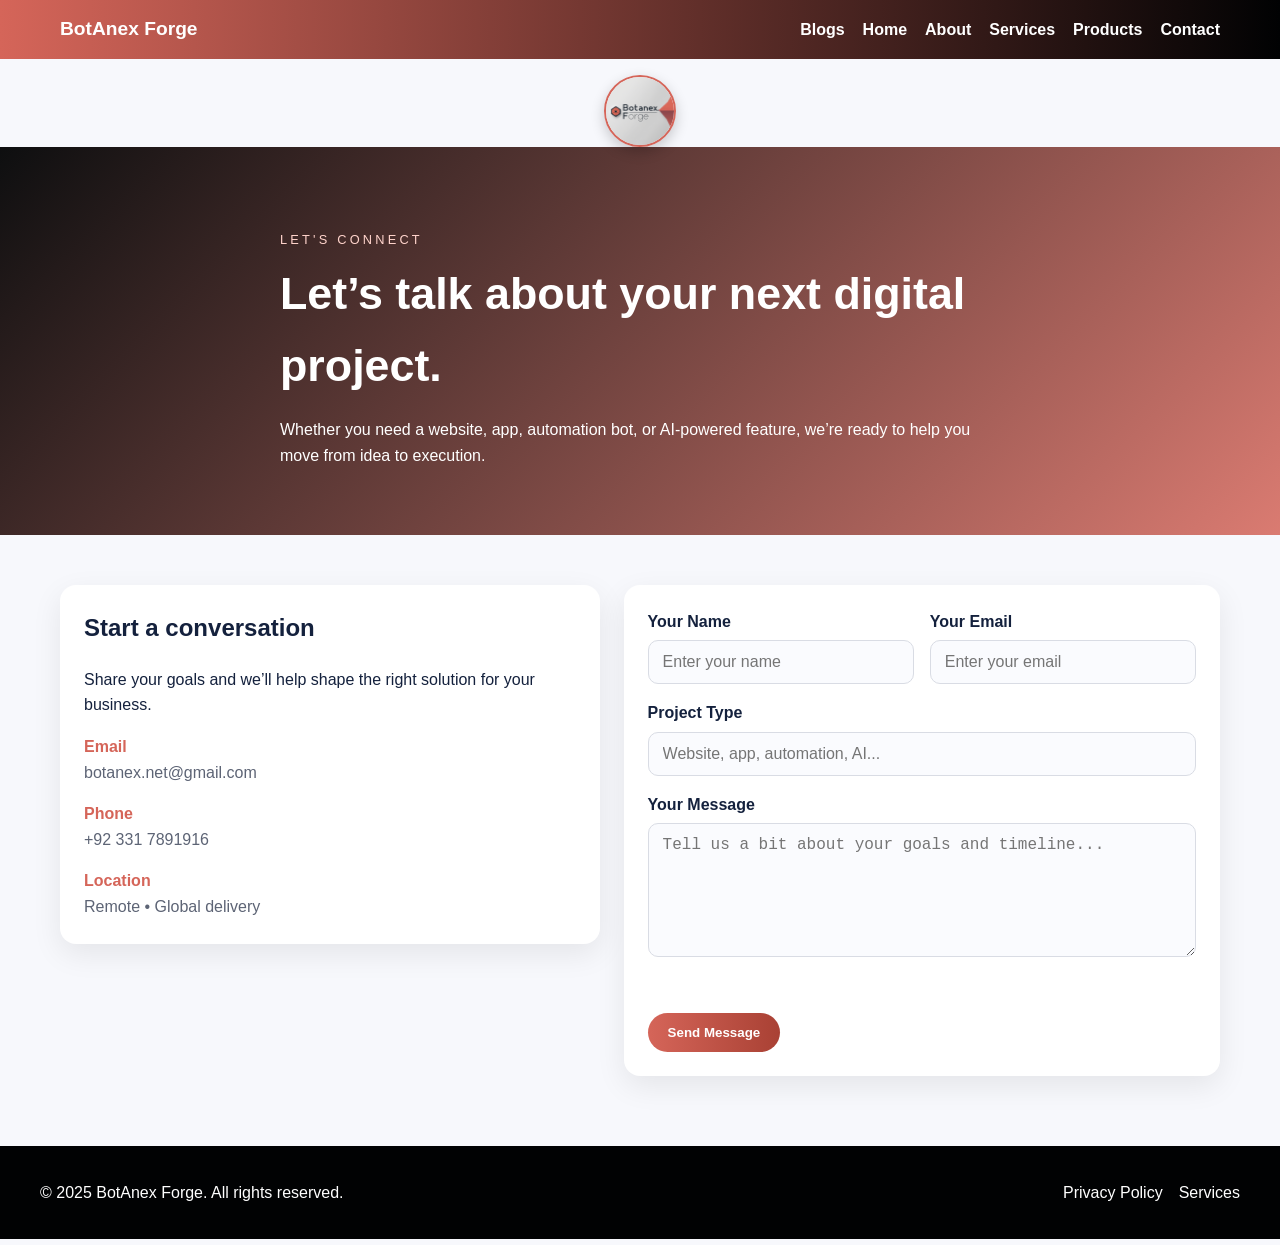
<file: lets_connect.html>
<!DOCTYPE html>
<html lang="en">
<head>
    <meta charset="UTF-8">
    <meta name="viewport" content="width=device-width, initial-scale=1.0">
    <title>Let's Connect - BotAnex Forge</title>
    <link rel="stylesheet" href="theme.css">
    <link rel="stylesheet" href="nav.css">
    <link rel="stylesheet" href="lets_connect.css">
</head>
<body>
    <nav class="navbar">
        <div class="navbar-container">
            <a href="index.html" class="navbar-logo">BotAnex Forge</a>
            <ul class="navbar-links">
                <li><a href="blogs/blogs.html">Blogs</a></li>
                <li><a href="index.html">Home</a></li>
                <li><a href="about.html">About</a></li>
                <li><a href="services.html">Services</a></li>
                <li><a href="products.html">Products</a></li>
                <li><a href="lets_connect.html">Contact</a></li>
            </ul>
        </div>
    </nav>

    <div class="logo-center">
        <a href="index.html" class="login-logo"><img src="images/logo.jpg" alt="BotAnex Forge logo" class="logoimg"></a>
    </div>

    <section class="contact-hero">
        <div class="container hero-content">
            <p class="eyebrow">LET'S CONNECT</p>
            <h1>Let’s talk about your next digital project.</h1>
            <p>Whether you need a website, app, automation bot, or AI-powered feature, we’re ready to help you move from idea to execution.</p>
        </div>
    </section>

    <section class="connect-section">
        <div class="container contact-grid">
            <div class="contact-info-card">
                <h2>Start a conversation</h2>
                <p>Share your goals and we’ll help shape the right solution for your business.</p>
                <div class="contact-item">
                    <strong>Email</strong>
                    <a href="mailto:botanex.net@gmail.com">botanex.net@gmail.com</a>
                </div>
                <div class="contact-item">
                    <strong>Phone</strong>
                    <a href="tel:+923317891916">+92 331 7891916</a>
                </div>
                <div class="contact-item">
                    <strong>Location</strong>
                    <span>Remote • Global delivery</span>
                </div>
            </div>

            <form id="contactForm" class="contact-form" action="https://api.web3forms.com/submit" method="POST">
                <input type="hidden" name="access_key" value="8770e070-6f01-4934-87f5-db8dedb6f72c">
                <div class="form-row">
                    <div class="form-group">
                        <label for="name">Your Name</label>
                        <input type="text" id="name" name="name" placeholder="Enter your name" required>
                    </div>
                    <div class="form-group">
                        <label for="email">Your Email</label>
                        <input type="email" id="email" name="email" placeholder="Enter your email" required>
                    </div>
                </div>

                <div class="form-group">
                    <label for="project-type">Project Type</label>
                    <input type="text" id="project-type" name="project_type" placeholder="Website, app, automation, AI...">
                </div>

                <div class="form-group">
                    <label for="message">Your Message</label>
                    <textarea id="message" name="message" rows="6" placeholder="Tell us a bit about your goals and timeline..." required></textarea>
                </div>

                <div id="formStatus" class="form-status" aria-live="polite"></div>
                <button type="submit" class="submit-btn">Send Message</button>
            </form>
        </div>
    </section>

    <footer class="footer">
        <div class="footer-container">
            <div class="footer-info">
                <p>&copy; 2025 BotAnex Forge. All rights reserved.</p>
            </div>
            <div class="footer-links">
                <ul>
                    <li><a href="privacy.html">Privacy Policy</a></li>
                    <li><a href="services.html">Services</a></li>
                </ul>
            </div>
        </div>
    </footer>

    <script src="lets_connect.js"></script>
</body>
</html>
</file>
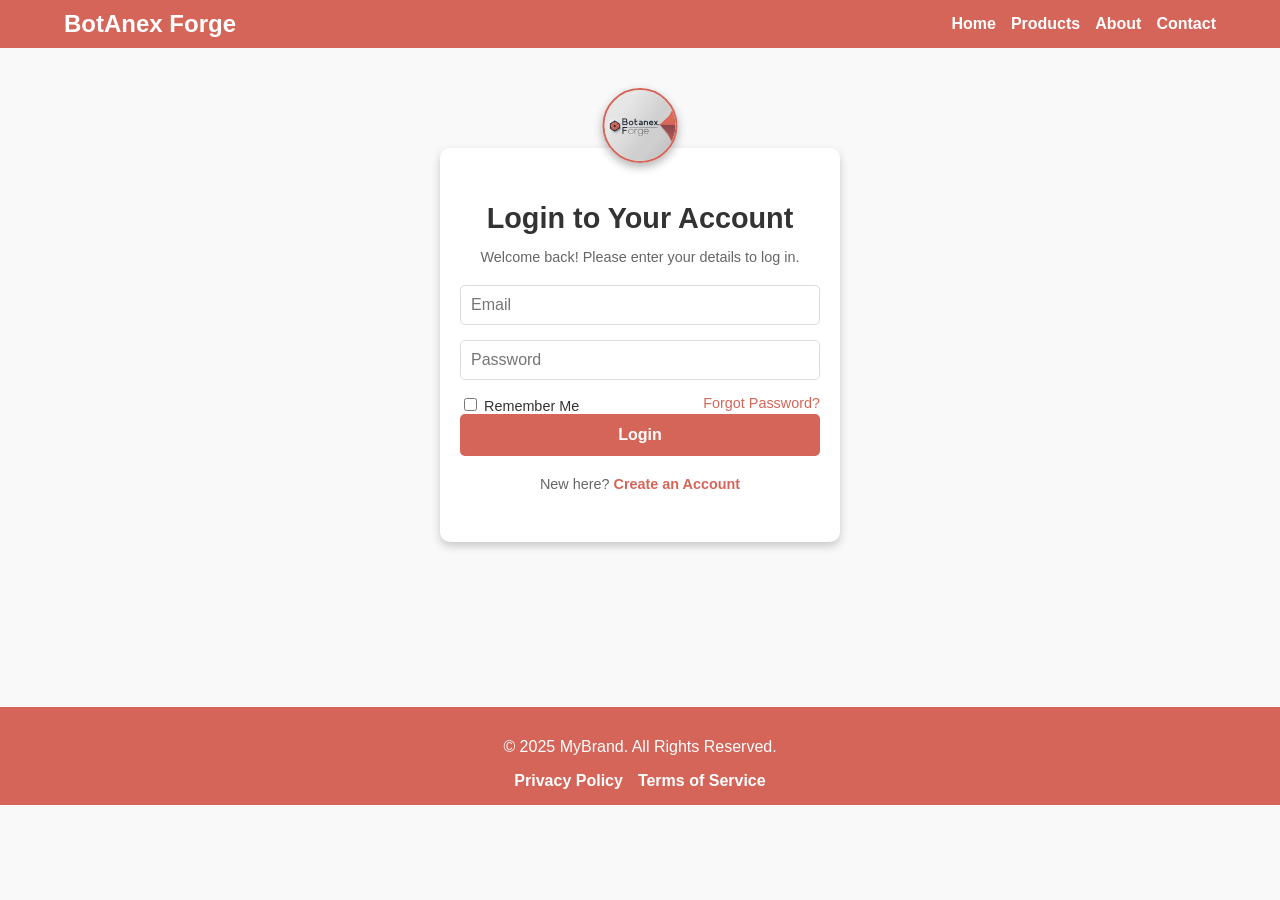
<file: login.html>
<!DOCTYPE html>
<html lang="en">
<head>
    <meta charset="UTF-8">
    <meta name="viewport" content="width=device-width, initial-scale=1.0">
    <title>Login - Custom Theme</title>
    <link rel="stylesheet" href="theme.css">
    <link rel="stylesheet" href="nav.css">
    <link rel="stylesheet" href="login.css">
</head>
<body>
    <!-- Header -->
    <header class="main-header">
        <div class="container">
            <a href="index.html" class="logo"> BotAnex Forge</a>
            <nav class="main-nav">
                <ul>
                    <li><a href="home.html">Home</a></li>
                    <li><a href="products.html">Products</a></li>
                    <li><a href="about.html">About</a></li>
                    <li><a href="lets_connect.html">Contact</a></li>
                </ul>
            </nav>
        </div>
    </header>

    <!-- Login Section -->
    <div class="login-wrapper">
        <div class="login-container">
            <div class="logo-center">
                <a href="home.html" class="login-logo"><img src="images/logo.jpg"  alt="logo" class="logoimg"></a>
            </div>
            <div class="login-form">
                <h2>Login to Your Account</h2>
                <p>Welcome back! Please enter your details to log in.</p>
                <form action="dashboard.html" method="POST">
                    <div class="input-group">
                        <input type="email" id="email" name="email" placeholder="Email" required>
                    </div>
                    <div class="input-group">
                        <input type="password" id="password" name="password" placeholder="Password" required>
                    </div>
                    <div class="options">
                        <label>
                            <input type="checkbox" name="remember" id="remember">
                            Remember Me
                        </label>
                        <a href="forgot_password.html" class="forgot-password">Forgot Password?</a>
                    </div>
                    <button type="submit" class="login-btn">Login</button>
                </form>
                <p class="signup-link">
                    New here? <a href="signup.html">Create an Account</a>
                </p>
            </div>
        </div>
    </div>

    <!-- Footer -->
    <footer class="main-footer">
        <div class="container">
            <p>&copy; 2025 MyBrand. All Rights Reserved.</p>
            <ul class="footer-links">
                <li><a href="privacy.html">Privacy Policy</a></li>
                <li><a href="terms.html">Terms of Service</a></li>
            </ul>
        </div>
    </footer>
</body>
</html>
</file>
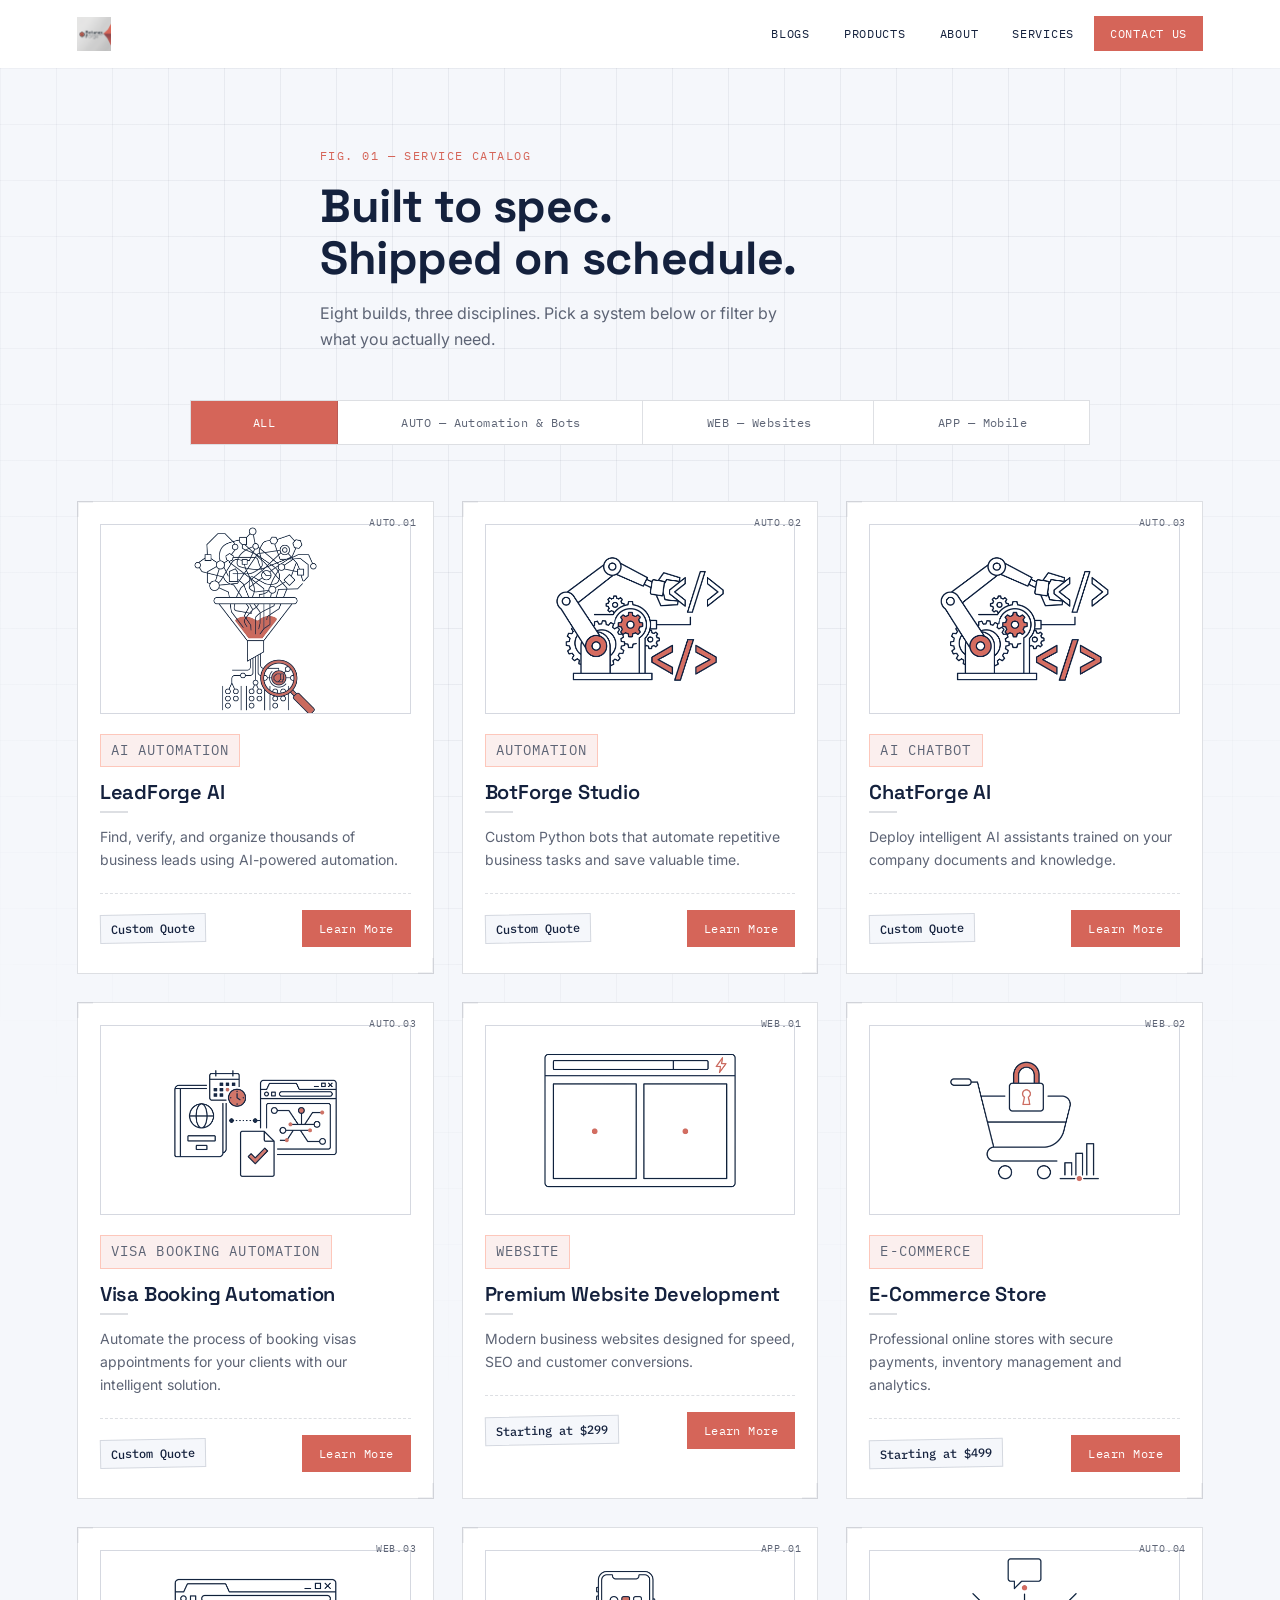
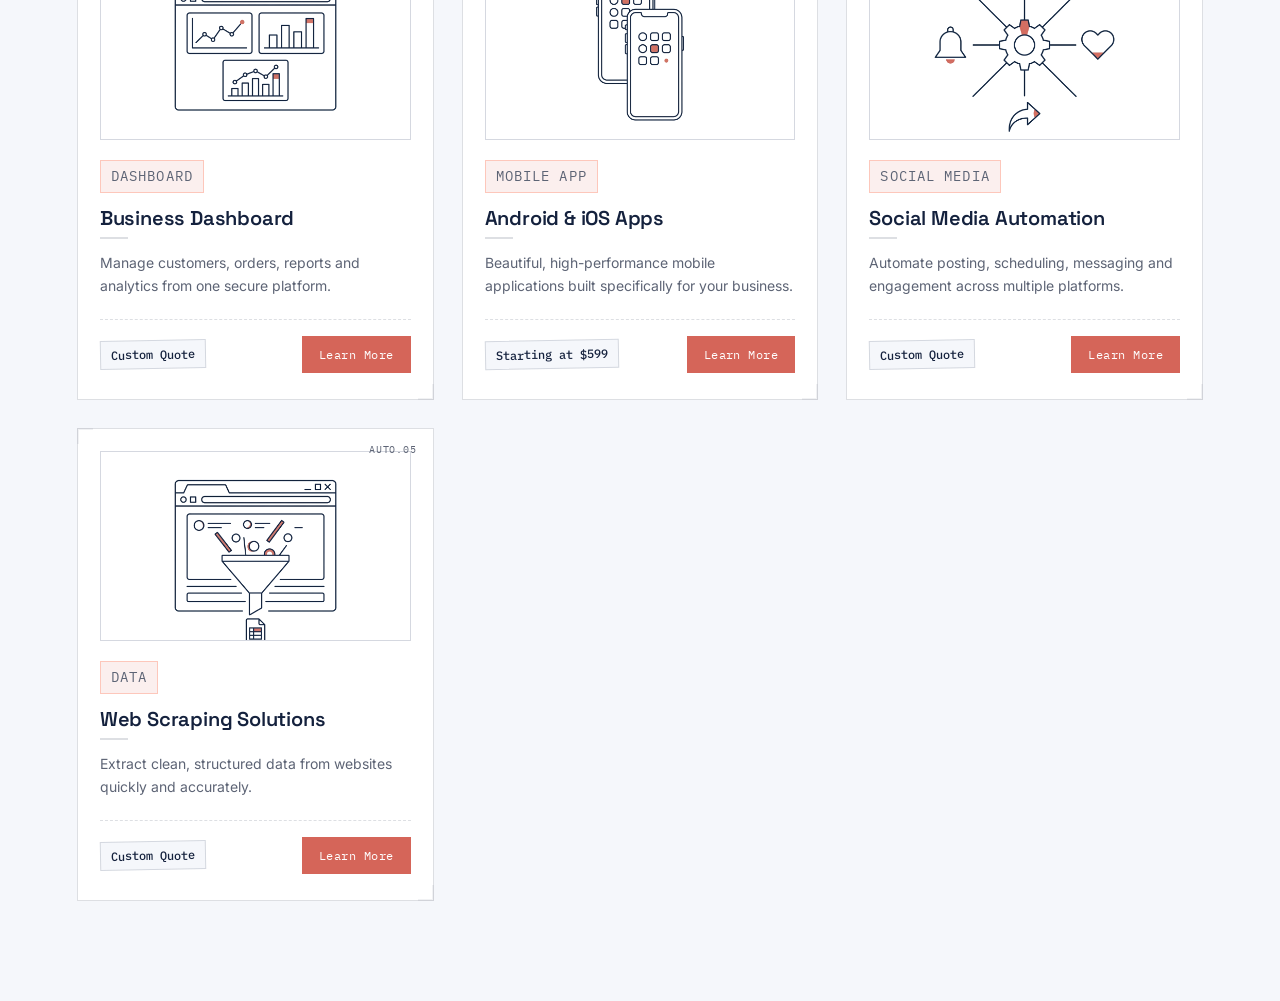
<file: products.html>
<!doctype html>
<html lang="en">
<head>
<meta charset="UTF-8">
<meta name="viewport" content="width=device-width, initial-scale=1.0">
<title>Service Catalog</title>
<link rel="preconnect" href="https://fonts.googleapis.com">
<link rel="preconnect" href="https://fonts.gstatic.com" crossorigin>
<link href="https://fonts.googleapis.com/css2?family=Space+Grotesk:wght@500;600;700&family=IBM+Plex+Mono:wght@400;500;600&family=Inter:wght@400;500&display=swap" rel="stylesheet">
<link rel="stylesheet" href="theme.css">
<link rel="stylesheet" href="nav.css">
<link rel="stylesheet" href="products.css">
</head>
<body>

<nav id="siteNav">
    <div class="logo">
        <a href="index.html"><img src="images/logo.jpg" alt="BotAnex Forge logo"></a>
    </div>

    <button class="nav-toggle" id="navToggle" aria-label="Open menu" aria-expanded="false" aria-controls="navLinks">
        <span></span><span></span><span></span>
    </button>

    <ul id="navLinks">
        <li><a href="blogs/blogs.html">Blogs</a></li>
        <li><a href="products.html">Products</a></li>
        <li><a href="about.html">About</a></li>
        <li class="dropdown">
            <a href="services.html" class="dropbtn">Services</a>
            <ul class="dropdown-content">
                <li><a href="services.html#social-automation">Social Automation</a></li>
                <li><a href="services.html#automation">Workflow Automation</a></li>
                <li><a href="services.html#app-development">App Development</a></li>
                <li><a href="services.html#website">Web Development</a></li>
                <li><a href="services.html#ai">Artificial Intelligence</a></li>
                <li><a href="services.html#digital">Digital Marketing</a></li>
            </ul>
        </li>
        <li><a href="lets_connect.html" class="nav-cta">Contact Us</a></li>
    </ul>
</nav>

<section class="catalog">

    <div class="catalog-grid-overlay" aria-hidden="true"></div>

    <header class="catalog-head">
        <p class="eyebrow">FIG. 01 — SERVICE CATALOG</p>
        <h1>Built to spec.<br>Shipped on schedule.</h1>
        <p class="lede">Eight builds, three disciplines. Pick a system below or filter by what you actually need.</p>
    </header>

    <div class="filter-bar" id="filterBar" role="tablist" aria-label="Filter by category">
        <button class="filter-btn is-active" data-filter="all" role="tab" aria-selected="true">ALL</button>
        <button class="filter-btn" data-filter="automation-bots" role="tab" aria-selected="false">AUTO — Automation & Bots</button>
        <button class="filter-btn" data-filter="website-development" role="tab" aria-selected="false">WEB — Websites</button>
        <button class="filter-btn" data-filter="app-development" role="tab" aria-selected="false">APP — Mobile</button>
    </div>

    <div class="product-list" id="productList">

        <article class="product-item" data-category="automation-bots">
            <span class="spec-code">AUTO.01</span>
            <div class="product-visual">
                <img src="images/products/lead_forge.png" alt="LeadForge AI">
            </div>
            <div class="product-info">
                <p class="product-tag">AI Automation</p>
                <h3>LeadForge AI</h3>
                <p>Find, verify, and organize thousands of business leads using AI-powered automation.</p>
                <div class="product-meta">
                    <span class="price">Custom Quote</span>
                    <a href="lets_connect.html" class="btn">Learn More</a>
                </div>
            </div>
        </article>

        <article class="product-item" data-category="automation-bots">
            <span class="spec-code">AUTO.02</span>
            <div class="product-visual">
                <img src="images/products/Botanexforge_studio.png" alt="BotForge Studio">
            </div>
            <div class="product-info">
                <p class="product-tag">Automation</p>
                <h3>BotForge Studio</h3>
                <p>Custom Python bots that automate repetitive business tasks and save valuable time.</p>
                <div class="product-meta">
                    <span class="price">Custom Quote</span>
                    <a href="lets_connect.html" class="btn">Learn More</a>
                </div>
            </div>
        </article>

        <article class="product-item" data-category="automation-bots">
            <span class="spec-code">AUTO.03</span>
            <div class="product-visual">
                <img src="images/products/Chatforge_ai.png" alt="ChatForge AI">
            </div>
            <div class="product-info">
                <p class="product-tag">AI Chatbot</p>
                <h3>ChatForge AI</h3>
                <p>Deploy intelligent AI assistants trained on your company documents and knowledge.</p>
                <div class="product-meta">
                    <span class="price">Custom Quote</span>
                    <a href="lets_connect.html" class="btn">Learn More</a>
                </div>
            </div>
        </article>

        <article class="product-item" data-category="automation-bots">
            <span class="spec-code">AUTO.03</span>
            <div class="product-visual">
                <img src="images/products/visa.png" alt="Visa Booking Automation">
            </div>
            <div class="product-info">
                <p class="product-tag">Visa Booking Automation</p>
                <h3>Visa Booking Automation</h3>
                <p>Automate the process of booking visas appointments for your clients with our intelligent solution.</p>
                <div class="product-meta">
                    <span class="price">Custom Quote</span>
                    <a href="lets_connect.html" class="btn">Learn More</a>
                </div>
            </div>
        </article>

        <article class="product-item" data-category="website-development">
            <span class="spec-code">WEB.01</span>
            <div class="product-visual">
                <img src="images/products/website.png" alt="Premium Website Development">
            </div>
            <div class="product-info">
                <p class="product-tag">Website</p>
                <h3>Premium Website Development</h3>
                <p>Modern business websites designed for speed, SEO and customer conversions.</p>
                <div class="product-meta">
                    <span class="price">Starting at $299</span>
                    <a href="lets_connect.html" class="btn">Learn More</a>
                </div>
            </div>
        </article>

        <article class="product-item" data-category="website-development">
            <span class="spec-code">WEB.02</span>
            <div class="product-visual">
                <img src="images/products/ecomerce.png" alt="E-Commerce Store">
            </div>
            <div class="product-info">
                <p class="product-tag">E-Commerce</p>
                <h3>E-Commerce Store</h3>
                <p>Professional online stores with secure payments, inventory management and analytics.</p>
                <div class="product-meta">
                    <span class="price">Starting at $499</span>
                    <a href="lets_connect.html" class="btn">Learn More</a>
                </div>
            </div>
        </article>

        <article class="product-item" data-category="website-development">
            <span class="spec-code">WEB.03</span>
            <div class="product-visual">
                <img src="images/products/dashboard.png" alt="Business Dashboard">
            </div>
            <div class="product-info">
                <p class="product-tag">Dashboard</p>
                <h3>Business Dashboard</h3>
                <p>Manage customers, orders, reports and analytics from one secure platform.</p>
                <div class="product-meta">
                    <span class="price">Custom Quote</span>
                    <a href="lets_connect.html" class="btn">Learn More</a>
                </div>
            </div>
        </article>

        <article class="product-item" data-category="app-development">
            <span class="spec-code">APP.01</span>
            <div class="product-visual">
                <img src="images/products/apps.png" alt="Android & iOS Apps">
            </div>
            <div class="product-info">
                <p class="product-tag">Mobile App</p>
                <h3>Android & iOS Apps</h3>
                <p>Beautiful, high-performance mobile applications built specifically for your business.</p>
                <div class="product-meta">
                    <span class="price">Starting at $599</span>
                    <a href="lets_connect.html" class="btn">Learn More</a>
                </div>
            </div>
        </article>

        <article class="product-item" data-category="automation-bots">
            <span class="spec-code">AUTO.04</span>
            <div class="product-visual">
                <img src="images/products/social_media.png" alt="Social Media Automation">
            </div>
            <div class="product-info">
                <p class="product-tag">Social Media</p>
                <h3>Social Media Automation</h3>
                <p>Automate posting, scheduling, messaging and engagement across multiple platforms.</p>
                <div class="product-meta">
                    <span class="price">Custom Quote</span>
                    <a href="lets_connect.html" class="btn">Learn More</a>
                </div>
            </div>
        </article>

        <article class="product-item" data-category="automation-bots">
            <span class="spec-code">AUTO.05</span>
            <div class="product-visual">
                <img src="images/products/scraping.png" alt="Web Scraping Solutions">
            </div>
            <div class="product-info">
                <p class="product-tag">Data</p>
                <h3>Web Scraping Solutions</h3>
                <p>Extract clean, structured data from websites quickly and accurately.</p>
                <div class="product-meta">
                    <span class="price">Custom Quote</span>
                    <a href="lets_connect.html" class="btn">Learn More</a>
                </div>
            </div>
        </article>

    </div>

    <p class="empty-state" id="emptyState" hidden>Nothing filed under this category yet. Try “ALL.”</p>

</section>

<script src="products.js"></script>
</body>
</html>
</file>
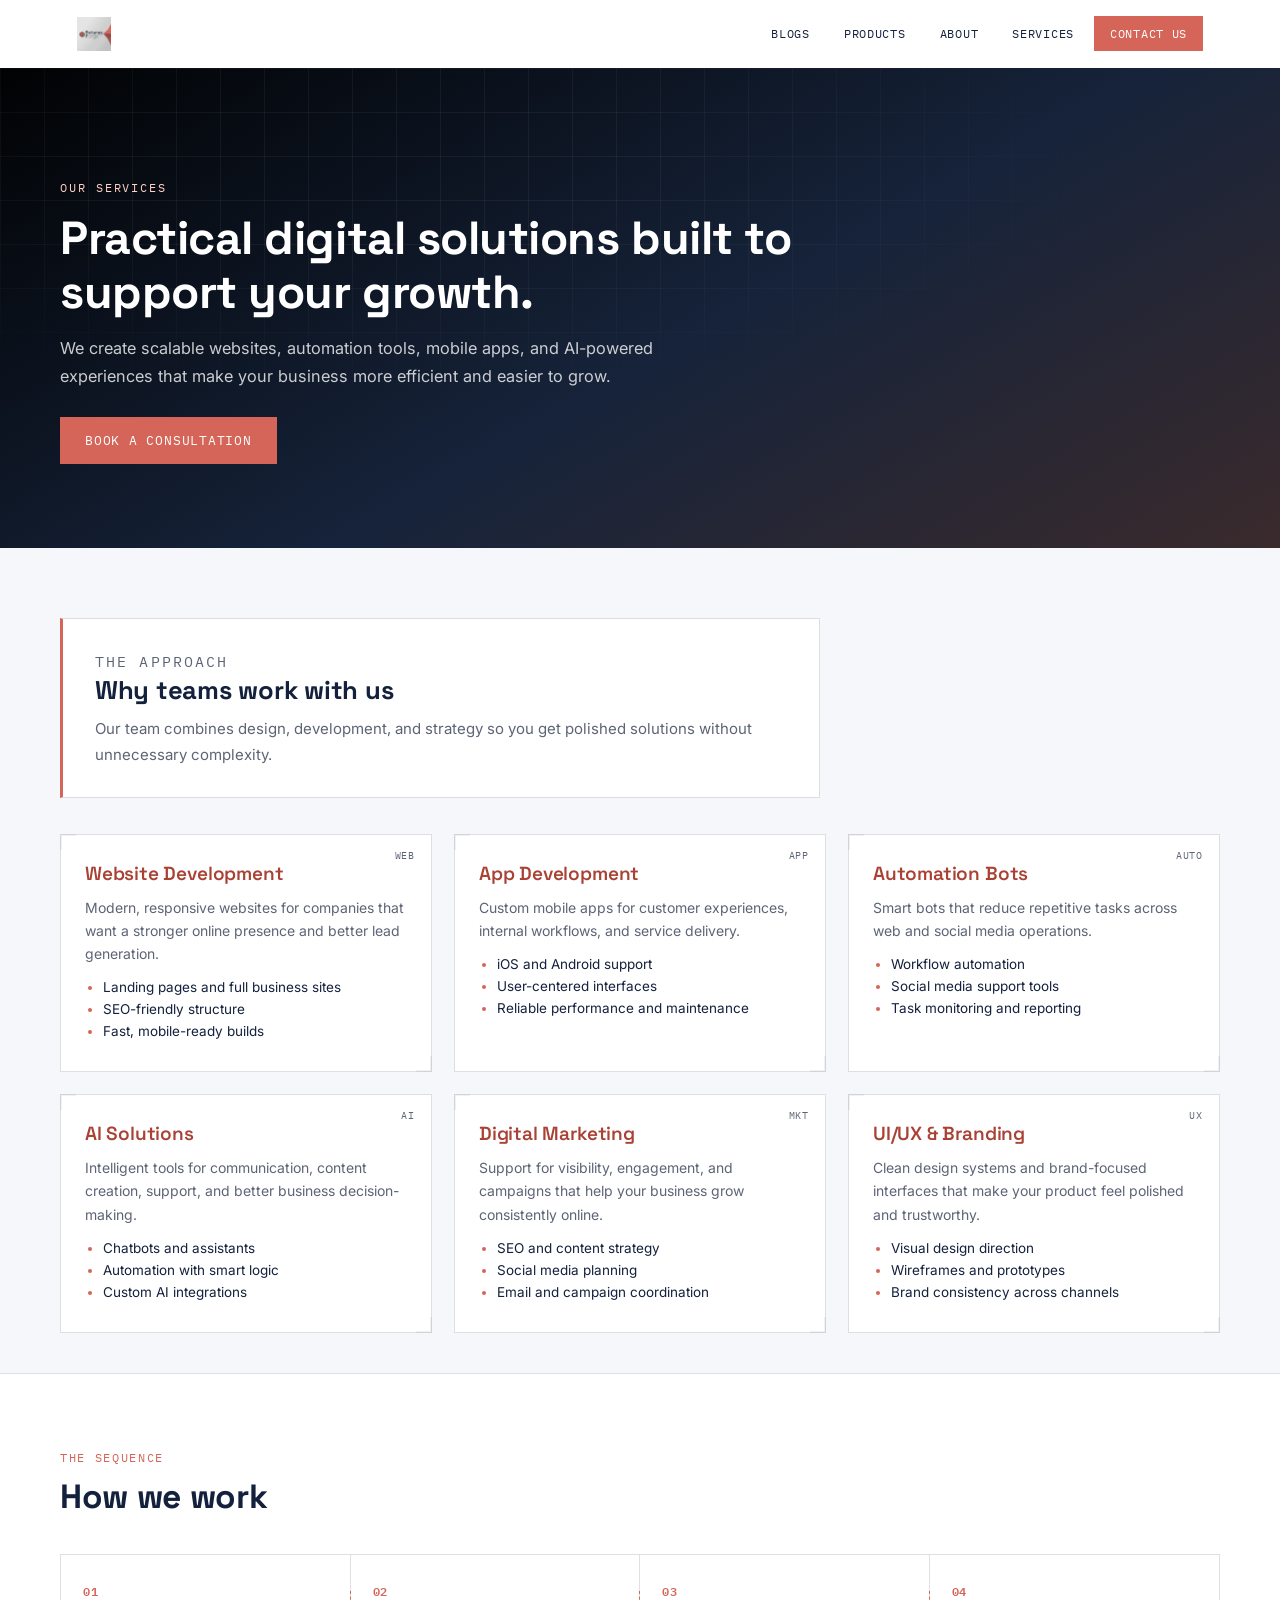
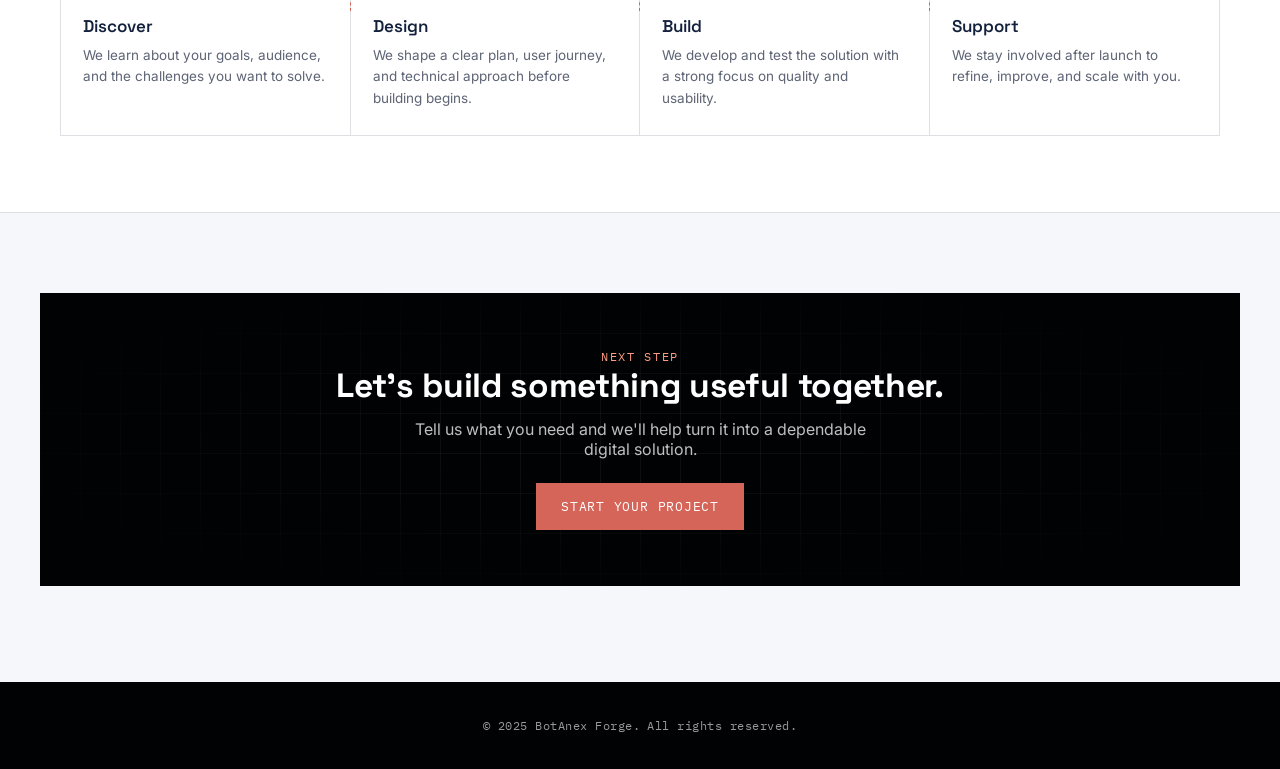
<file: services.html>
<!DOCTYPE html>
<html lang="en">
<head>
    <meta charset="UTF-8">
    <meta name="viewport" content="width=device-width, initial-scale=1.0">
    <title>Services - BotAnex Forge</title>
    <link href="https://fonts.googleapis.com/css2?family=Space+Grotesk:wght@500;600;700&family=IBM+Plex+Mono:wght@400;500;600&family=Inter:wght@400;500&display=swap" rel="stylesheet">
    <link rel="stylesheet" href="theme.css">
    <link rel="stylesheet" href="nav.css">
    <link rel="stylesheet" href="services.css">
</head>
<body>

    <nav id="siteNav">
        <div class="logo">
            <a href="index.html"><img src="images/logo.jpg" alt="BotAnex Forge logo"></a>
        </div>

        <button class="nav-toggle" id="navToggle" aria-label="Open menu" aria-expanded="false" aria-controls="navLinks">
            <span></span><span></span><span></span>
        </button>

        <ul id="navLinks">
            <li><a href="blogs/blogs.html">Blogs</a></li>
            <li><a href="products.html">Products</a></li>
            <li><a href="about.html">About</a></li>
            <li class="dropdown">
                <a href="services.html" class="dropbtn">Services</a>
                <ul class="dropdown-content">
                    <li><a href="services.html#social-automation">Social Automation</a></li>
                    <li><a href="services.html#automation">Workflow Automation</a></li>
                    <li><a href="services.html#app-development">App Development</a></li>
                    <li><a href="services.html#website">Web Development</a></li>
                    <li><a href="services.html#ai">Artificial Intelligence</a></li>
                    <li><a href="services.html#digital">Digital Marketing</a></li>
                </ul>
            </li>
            <li><a href="lets_connect.html" class="nav-cta">Contact Us</a></li>
        </ul>
    </nav>

    <header class="services-hero">
        <div class="services-hero-overlay" aria-hidden="true"></div>
        <div class="container">
            <p class="eyebrow">OUR SERVICES</p>
            <h1>Practical digital solutions built to support your growth.</h1>
            <p>We create scalable websites, automation tools, mobile apps, and AI-powered experiences that make your business more efficient and easier to grow.</p>
            <a href="lets_connect.html" class="primary-btn">Book a Consultation</a>
        </div>
    </header>

    <section class="services-overview">
        <div class="container">
            <div class="intro-card">
                <p class="section-eyebrow">The Approach</p>
                <h2>Why teams work with us</h2>
                <p>Our team combines design, development, and strategy so you get polished solutions without unnecessary complexity.</p>
            </div>

            <div class="services-grid">
                <article class="service-card" id="website">
                    <span class="spec-code">WEB</span>
                    <h3>Website Development</h3>
                    <p>Modern, responsive websites for companies that want a stronger online presence and better lead generation.</p>
                    <ul>
                        <li>Landing pages and full business sites</li>
                        <li>SEO-friendly structure</li>
                        <li>Fast, mobile-ready builds</li>
                    </ul>
                </article>

                <article class="service-card" id="app-development">
                    <span class="spec-code">APP</span>
                    <h3>App Development</h3>
                    <p>Custom mobile apps for customer experiences, internal workflows, and service delivery.</p>
                    <ul>
                        <li>iOS and Android support</li>
                        <li>User-centered interfaces</li>
                        <li>Reliable performance and maintenance</li>
                    </ul>
                </article>

                <article class="service-card" id="automation">
                    <span class="spec-code">AUTO</span>
                    <h3>Automation Bots</h3>
                    <p>Smart bots that reduce repetitive tasks across web and social media operations.</p>
                    <ul>
                        <li>Workflow automation</li>
                        <li>Social media support tools</li>
                        <li>Task monitoring and reporting</li>
                    </ul>
                </article>

                <article class="service-card" id="ai">
                    <span class="spec-code">AI</span>
                    <h3>AI Solutions</h3>
                    <p>Intelligent tools for communication, content creation, support, and better business decision-making.</p>
                    <ul>
                        <li>Chatbots and assistants</li>
                        <li>Automation with smart logic</li>
                        <li>Custom AI integrations</li>
                    </ul>
                </article>

                <article class="service-card" id="digital">
                    <span class="spec-code">MKT</span>
                    <h3>Digital Marketing</h3>
                    <p>Support for visibility, engagement, and campaigns that help your business grow consistently online.</p>
                    <ul>
                        <li>SEO and content strategy</li>
                        <li>Social media planning</li>
                        <li>Email and campaign coordination</li>
                    </ul>
                </article>

                <article class="service-card">
                    <span class="spec-code">UX</span>
                    <h3>UI/UX & Branding</h3>
                    <p>Clean design systems and brand-focused interfaces that make your product feel polished and trustworthy.</p>
                    <ul>
                        <li>Visual design direction</li>
                        <li>Wireframes and prototypes</li>
                        <li>Brand consistency across channels</li>
                    </ul>
                </article>
            </div>
        </div>
    </section>

    <section class="process-section">
        <div class="container">
            <p class="section-eyebrow">The Sequence</p>
            <h2>How we work</h2>
            <div class="process-grid">
                <div class="process-step">
                    <span class="step-number">01</span>
                    <h3>Discover</h3>
                    <p>We learn about your goals, audience, and the challenges you want to solve.</p>
                </div>
                <div class="process-step">
                    <span class="step-number">02</span>
                    <h3>Design</h3>
                    <p>We shape a clear plan, user journey, and technical approach before building begins.</p>
                </div>
                <div class="process-step">
                    <span class="step-number">03</span>
                    <h3>Build</h3>
                    <p>We develop and test the solution with a strong focus on quality and usability.</p>
                </div>
                <div class="process-step">
                    <span class="step-number">04</span>
                    <h3>Support</h3>
                    <p>We stay involved after launch to refine, improve, and scale with you.</p>
                </div>
            </div>
        </div>
    </section>

    <section class="cta-section">
        <div class="container">
            <p class="section-eyebrow">Next Step</p>
            <h2>Let's build something useful together.</h2>
            <p>Tell us what you need and we'll help turn it into a dependable digital solution.</p>
            <a href="lets_connect.html" class="primary-btn">Start Your Project</a>
        </div>
    </section>

    <footer class="site-footer">
        <p>&copy; 2025 BotAnex Forge. All rights reserved.</p>
    </footer>

<script src="nav.js"></script>
</body>
</html>
</file>
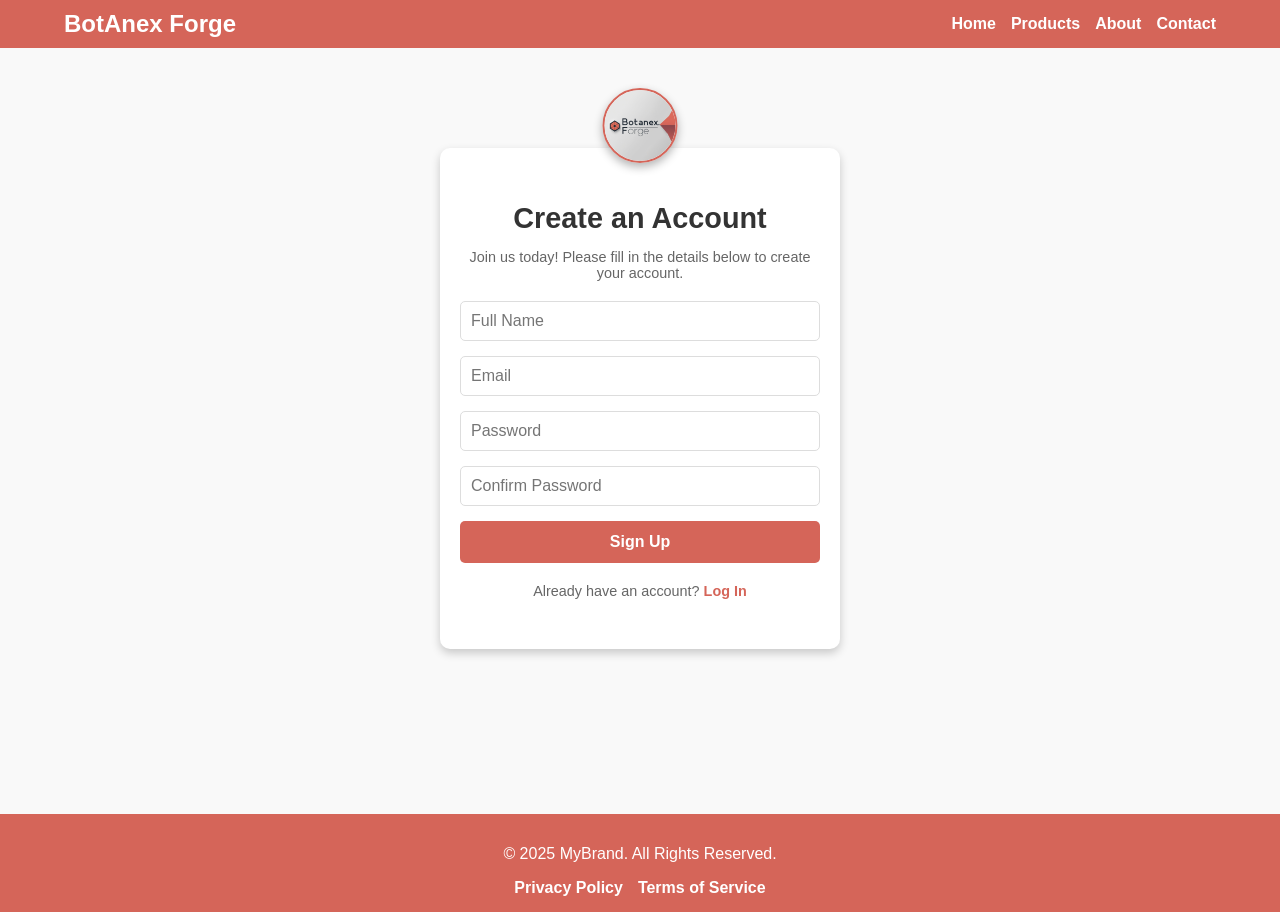
<file: signup.html>
<!DOCTYPE html>
<html lang="en">
<head>
    <meta charset="UTF-8">
    <meta name="viewport" content="width=device-width, initial-scale=1.0">
    <title>Signup - Custom Theme</title>
    <link rel="stylesheet" href="theme.css">
    <link rel="stylesheet" href="nav.css">
    <link rel="stylesheet" href="login.css">
</head>
<body>
    <!-- Header -->
    <header class="main-header">
        <div class="container">
            <a href="home.html" class="logo"> BotAnex Forge</a>
            <nav class="main-nav">
                <ul>
                    <li><a href="home.html">Home</a></li>
                    <li><a href="products.html">Products</a></li>
                    <li><a href="about.html">About</a></li>
                    <li><a href="lets_connect.html">Contact</a></li>
                </ul>
            </nav>
        </div>
    </header>

    <!-- Signup Section -->
    <div class="login-wrapper">
        <div class="login-container">
            <div class="logo-center">
                <a href="home.html" class="login-logo"><img src="images/logo.jpg" alt="logo" class="logoimg"></a>
            </div>
            <div class="login-form">
                <h2>Create an Account</h2>
                <p>Join us today! Please fill in the details below to create your account.</p>
                <form action="welcome.html" method="POST">
                    <div class="input-group">
                        <input type="text" id="fullname" name="fullname" placeholder="Full Name" required>
                    </div>
                    <div class="input-group">
                        <input type="email" id="email" name="email" placeholder="Email" required>
                    </div>
                    <div class="input-group">
                        <input type="password" id="password" name="password" placeholder="Password" required>
                    </div>
                    <div class="input-group">
                        <input type="password" id="confirm-password" name="confirm-password" placeholder="Confirm Password" required>
                    </div>
                    <button type="submit" class="login-btn">Sign Up</button>
                </form>
                <p class="signup-link">
                    Already have an account? <a href="login.html">Log In</a>
                </p>
            </div>
        </div>
    </div>

    <!-- Footer -->
    <footer class="main-footer">
        <div class="container">
            <p>&copy; 2025 MyBrand. All Rights Reserved.</p>
            <ul class="footer-links">
                <li><a href="privacy.html">Privacy Policy</a></li>
                <li><a href="terms.html">Terms of Service</a></li>
            </ul>
        </div>
    </footer>
</body>
</html>
</file>
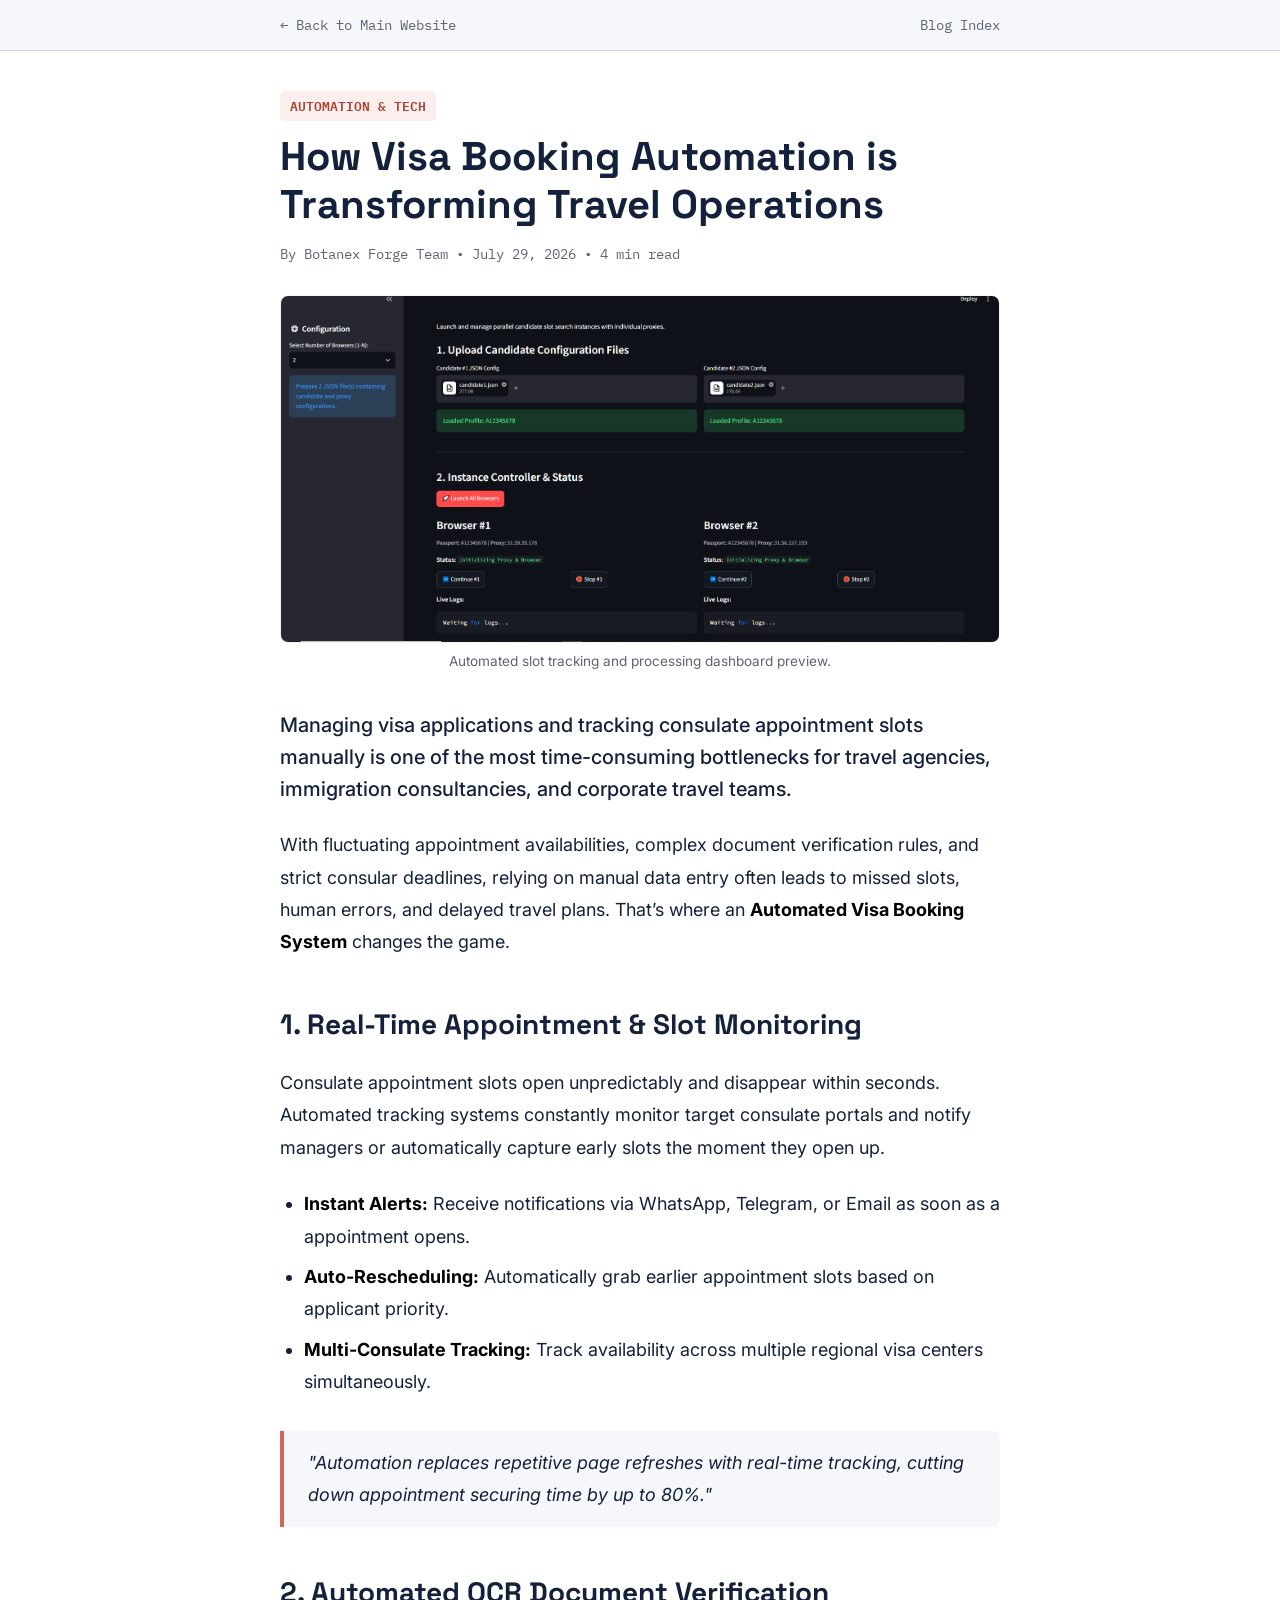
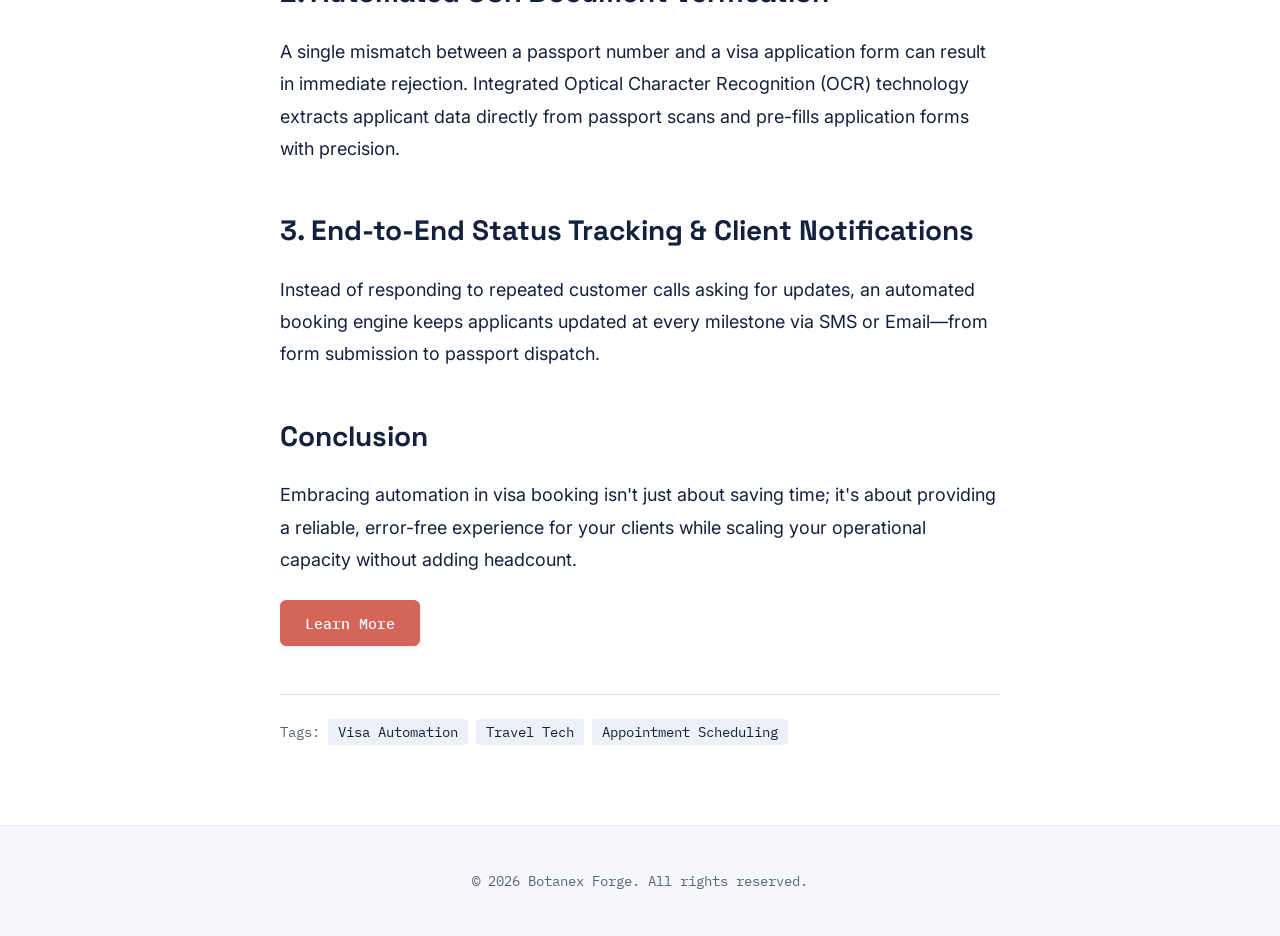
<file: blogs/blog1.html>
<!DOCTYPE html>
<html lang="en">
<head>
  <meta charset="UTF-8">
  <meta name="viewport" content="width=device-width, initial-scale=1.0">
  <title>Blog Post Title</title>

  <!-- Google Fonts required by theme variables -->
  <link rel="preconnect" href="https://fonts.googleapis.com">
  <link rel="preconnect" href="https://fonts.gstatic.com" crossorigin>
  <link href="https://fonts.googleapis.com/css2?family=IBM+Plex+Mono:wght@400;500&family=Inter:wght@400;500;600&family=Space+Grotesk:wght@600;700&display=swap" rel="stylesheet">

  <!-- 1. Shared Global Theme Stylesheet -->
  <link rel="stylesheet" href="../theme.css">
  
  <!-- 2. Dedicated Blog Stylesheet -->
  <link rel="stylesheet" href="style.css">
</head>
<body>

  <!-- Blog Navigation Header -->
  <header class="blog-header">
    <div class="blog-nav-container">
      <a href="../index.html" class="back-link">&larr; Back to Main Website</a>
      <a href="blogs.html" class="blog-home">Blog Index</a>
    </div>
  </header>

  <!-- Main Article Content -->
  <main class="blog-wrapper">
    <article class="blog-post">
      
      <!-- Article Header Meta -->
      <header class="post-header">
        <span class="category">Automation & Tech</span>
        <h1 class="post-title">How Visa Booking Automation is Transforming Travel Operations</h1>
        <div class="post-meta">
          <span class="author">By Botanex Forge Team</span> &bull;
          <time datetime="2026-07-29">July 29, 2026</time> &bull;
          <span class="read-time">4 min read</span>
        </div>
      </header>

      <!-- Featured Cover Image Placeholder -->
      <figure class="featured-image">
        <img src="images/visa.PNG" alt="Visa Booking Automation Dashboard Preview">
        <figcaption>Automated slot tracking and processing dashboard preview.</figcaption>
      </figure>

      <!-- Article Body -->
      <div class="post-content">
        <p class="lead">
          Managing visa applications and tracking consulate appointment slots manually is one of the most time-consuming bottlenecks for travel agencies, immigration consultancies, and corporate travel teams.
        </p>

        <p>
          With fluctuating appointment availabilities, complex document verification rules, and strict consular deadlines, relying on manual data entry often leads to missed slots, human errors, and delayed travel plans. That’s where an <strong>Automated Visa Booking System</strong> changes the game.
        </p>

        <h2>1. Real-Time Appointment & Slot Monitoring</h2>
        <p>
          Consulate appointment slots open unpredictably and disappear within seconds. Automated tracking systems constantly monitor target consulate portals and notify managers or automatically capture early slots the moment they open up.
        </p>

        <ul>
          <li><strong>Instant Alerts:</strong> Receive notifications via WhatsApp, Telegram, or Email as soon as a appointment opens.</li>
          <li><strong>Auto-Rescheduling:</strong> Automatically grab earlier appointment slots based on applicant priority.</li>
          <li><strong>Multi-Consulate Tracking:</strong> Track availability across multiple regional visa centers simultaneously.</li>
        </ul>

        <blockquote>
          "Automation replaces repetitive page refreshes with real-time tracking, cutting down appointment securing time by up to 80%."
        </blockquote>

        <h2>2. Automated OCR Document Verification</h2>
        <p>
          A single mismatch between a passport number and a visa application form can result in immediate rejection. Integrated Optical Character Recognition (OCR) technology extracts applicant data directly from passport scans and pre-fills application forms with precision.
        </p>

        <h2>3. End-to-End Status Tracking & Client Notifications</h2>
        <p>
          Instead of responding to repeated customer calls asking for updates, an automated booking engine keeps applicants updated at every milestone via SMS or Email—from form submission to passport dispatch.
        </p>

        <h2>Conclusion</h2>
        <p>
          Embracing automation in visa booking isn't just about saving time; it's about providing a reliable, error-free experience for your clients while scaling your operational capacity without adding headcount.
        </p>
      </div>
      <div>
         <a href="../lets_connect.html" class="btn">Learn More</a>
      </div>
      <!-- Footer Tags -->
      <footer class="post-footer">
        <div class="tags">
          <span>Tags:</span>
          <a href="#">Visa Automation</a>
          <a href="#">Travel Tech</a>
          <a href="#">Appointment Scheduling</a>
        </div>
      </footer>

    </article>
  </main>

  <!-- Blog Site Footer -->
  <footer class="blog-site-footer">
    <p>&copy; 2026 Botanex Forge. All rights reserved.</p>
  </footer>

</body>
</html>
</file>
<file: theme.css>
/* =============================================
   SHARED THEME — link this on every page, before
   nav.css and the page-specific stylesheet.
   ============================================= */
:root{
    --accent:        #D56559;
    --accent-deep:   #A94134;
    --dark:          #010203;
    --surface:       #FFFFFF;
    --surface-soft:  #F5F7FB;
    --surface-hi:    #EDF0F7;
    --text:          #14213D;
    --muted:         #5D6475;

    --line:          rgba(20,33,61,.14);
    --line-soft:     rgba(20,33,61,.06);
    --on-accent:     #FFFFFF;
    --accent-soft:   rgba(213,101,89,.10);

    --font-display:  'Space Grotesk', sans-serif;
    --font-mono:     'IBM Plex Mono', monospace;
    --font-body:     'Inter', sans-serif;
}

*{ box-sizing:border-box; }

html{ scroll-behavior:smooth; }

body{
    margin:0;
    font-family:var(--font-body);
    color:var(--text);
    background:var(--surface);
}

a{ color:inherit; }

img{ max-width:100%; display:block; }
</file>
<file: nav.css>
/* =============================================
   SHARED NAV — link after theme.css on every page
   ============================================= */
/* =============================================
   NAV
   ============================================= */
#siteNav{
    position:sticky;
    top:0;
    z-index:100;
    display:flex;
    align-items:center;
    justify-content:space-between;
    gap:24px;
    padding:16px 6vw;
    background:var(--surface);
    border-bottom:1px solid transparent;
    transition:.25s ease;
    font-family:var(--font-mono);
}

#siteNav.nav-scrolled{
    border-bottom-color:var(--line);
    box-shadow:0 8px 24px rgba(4,14,26,.06);
}

#siteNav .logo img{
    height:34px;
    display:block;
}

#siteNav ul{
    list-style:none;
    display:flex;
    align-items:center;
    gap:6px;
    margin:0;
    padding:0;
}

#siteNav > ul > li{
    position:relative;
}

#siteNav > ul > li > a{
    display:block;
    padding:10px 14px;
    font-size:12px;
    letter-spacing:.06em;
    text-transform:uppercase;
    color:var(--text);
    text-decoration:none;
    position:relative;
    transition:.2s ease;
}

#siteNav > ul > li > a::after{
    content:"";
    position:absolute;
    left:14px;
    right:14px;
    bottom:6px;
    height:2px;
    background:var(--accent);
    transform:scaleX(0);
    transform-origin:left;
    transition:.25s ease;
}

#siteNav > ul > li > a:hover,
#siteNav > ul > li > a:focus-visible{
    color:var(--accent-deep);
}

#siteNav > ul > li > a:hover::after,
#siteNav > ul > li > a:focus-visible::after{
    transform:scaleX(1);
}

.nav-cta{
    background:var(--accent);
    color:var(--on-accent) !important;
    padding:10px 16px !important;
}

.nav-cta::after{ display:none; }

.nav-cta:hover{ background:var(--accent-deep); color:var(--on-accent) !important; }

/* dropdown */
.dropdown-content{
    position:absolute;
    top:calc(100% + 10px);
    left:0;
    min-width:220px;
    background:var(--surface);
    border:1px solid var(--line);
    box-shadow:0 20px 40px rgba(4,14,26,.12);
    padding:6px;
    opacity:0;
    visibility:hidden;
    transform:translateY(6px);
    transition:.2s ease;
}

.dropdown-content li{ list-style:none; }

.dropdown-content a{
    display:block;
    padding:10px 12px;
    font-size:11px;
    letter-spacing:.04em;
    text-transform:uppercase;
    color:var(--muted);
    text-decoration:none;
    transition:.15s ease;
}

.dropdown-content a:hover{
    background:var(--accent-soft);
    color:var(--accent-deep);
}

.dropdown:hover .dropdown-content,
.dropdown:focus-within .dropdown-content{
    opacity:1;
    visibility:visible;
    transform:translateY(0);
}

.dropdown.dropdown-open .dropdown-content{
    opacity:1;
    visibility:visible;
    transform:translateY(0);
}

/* hamburger */
.nav-toggle{
    display:none;
    flex-direction:column;
    justify-content:center;
    gap:5px;
    width:34px;
    height:34px;
    background:transparent;
    border:1px solid var(--line);
    cursor:pointer;
    padding:0;
}

.nav-toggle span{
    display:block;
    height:2px;
    margin:0 7px;
    background:var(--text);
    transition:.25s ease;
}

.nav-toggle[aria-expanded="true"] span:nth-child(1){ transform:translateY(7px) rotate(45deg); }
.nav-toggle[aria-expanded="true"] span:nth-child(2){ opacity:0; }
.nav-toggle[aria-expanded="true"] span:nth-child(3){ transform:translateY(-7px) rotate(-45deg); }

@media(max-width:900px){
    .nav-toggle{ display:flex; }

    #siteNav ul#navLinks{
        position:absolute;
        top:100%;
        left:0;
        right:0;
        flex-direction:column;
        align-items:stretch;
        gap:0;
        background:var(--surface);
        border-bottom:1px solid var(--line);
        max-height:0;
        overflow:hidden;
        transition:.3s ease;
    }

    #siteNav ul#navLinks.nav-open{
        max-height:600px;
    }

    #siteNav > ul > li > a{ padding:16px 6vw; }
    #siteNav > ul > li > a::after{ display:none; }
    .nav-cta{ margin:8px 6vw; text-align:center; }

    .dropdown-content{
        position:static;
        opacity:1;
        visibility:visible;
        transform:none;
        border:none;
        box-shadow:none;
        max-height:0;
        overflow:hidden;
        padding:0;
        transition:.25s ease;
    }

    .dropdown.dropdown-open .dropdown-content{
        max-height:400px;
        padding:0 0 8px;
    }

    .dropdown-content a{ padding:10px 6vw 10px calc(6vw + 14px); }
}
</file>
<file: home.css>
/* =============================================
   HOME PAGE — link after theme.css and nav.css
   ============================================= */

.container{
    max-width:1200px;
    margin:0 auto;
    padding:0 20px;
}

/* section eyebrow — used above every h2 on this page */
.section-eyebrow{
    font-family:var(--font-mono);
    font-size:12px;
    letter-spacing:.14em;
    text-transform:uppercase;
    color:var(--accent);
    text-align:center;
    margin:0 0 10px;
}

.expertise-section h2,
.portfolio-section h2,
.unfair-advantage-section h2,
.team-section h2,
.trust-reviews-section h2,
.lets-talk .header{
    text-align:center;
    font-family:var(--font-display);
    font-weight:700;
    font-size:clamp(1.7rem, 3vw, 2.2rem);
    letter-spacing:-.01em;
    margin:0 0 36px;
}

.section-sub{
    text-align:center;
    color:var(--muted);
    max-width:52ch;
    margin:-20px auto 30px;
}

/* =============================================
   HERO
   ============================================= */
.hero-section{
    background:linear-gradient(160deg, var(--dark) 0%, #0F1B2E 55%, #3A2A2C 100%);
    min-height:92vh;
    display:flex;
    align-items:center;
    justify-content:flex-end;
    padding:40px 6vw;
    position:relative;
    overflow:hidden;
    isolation:isolate;
}

.hero-section::before{
    content:'';
    position:absolute;
    inset:0;
    background:radial-gradient(circle at top left, rgba(255,255,255,.06), transparent 38%);
    pointer-events:none;
    z-index:1;
}

.hero-content{
    max-width:520px;
    color:#fff;
    text-align:left;
    position:relative;
    z-index:10;
}

.hero-content .eyebrow{
    font-family:var(--font-mono);
    letter-spacing:.16em;
    font-size:12px;
    text-transform:uppercase;
    color:#FFD2C4;
    margin:0 0 14px;
}

.hero-content h1{
    font-family:var(--font-display);
    font-weight:700;
    font-size:clamp(2.1rem, 4vw, 3.1rem);
    line-height:1.14;
    letter-spacing:-.01em;
    margin:0 0 16px;
}

.hero-content p{
    font-size:1.02rem;
    line-height:1.7;
    color:rgba(255,255,255,.78);
    margin:0 0 26px;
}

.connect-btn{
    font-family:var(--font-mono);
    font-size:13px;
    letter-spacing:.06em;
    text-transform:uppercase;
    background:var(--accent);
    border:1px solid var(--accent);
    color:#fff;
    padding:14px 24px;
    cursor:pointer;
    transition:.25s ease;
}

.connect-btn:hover{
    background:transparent;
    color:var(--accent);
    transform:translateY(-2px);
}

/* decorative layers — brand-toned, no rainbow */
.gradient-background{
    position:absolute;
    inset:0;
    z-index:1;
    overflow:hidden;
    pointer-events:none;
}

.gradient-sphere{
    position:absolute;
    border-radius:50%;
    filter:blur(70px);
}

.sphere-1{
    width:38vw;
    height:38vw;
    background:radial-gradient(circle, rgba(213,101,89,.55), transparent 70%);
    top:-12%;
    left:-8%;
    animation:float-1 16s ease-in-out infinite alternate;
}

.sphere-2{
    width:42vw;
    height:42vw;
    background:radial-gradient(circle, rgba(20,33,61,.7), transparent 70%);
    bottom:-22%;
    right:-10%;
    animation:float-2 19s ease-in-out infinite alternate;
}

.sphere-3{
    width:26vw;
    height:26vw;
    background:radial-gradient(circle, rgba(169,65,52,.4), transparent 70%);
    top:55%;
    left:22%;
    animation:float-3 21s ease-in-out infinite alternate;
}

.noise-overlay{
    position:absolute;
    inset:0;
    opacity:.05;
    z-index:5;
    background-image:url("data:image/svg+xml,%3Csvg viewBox='0 0 200 200' xmlns='http://www.w3.org/2000/svg'%3E%3Cfilter id='noiseFilter'%3E%3CfeTurbulence type='fractalNoise' baseFrequency='0.65' numOctaves='3' stitchTiles='stitch'/%3E%3C/filter%3E%3Crect width='100%25' height='100%25' filter='url(%23noiseFilter)'/%3E%3C/svg%3E");
}

.grid-overlay{
    position:absolute;
    inset:0;
    background-size:44px 44px;
    background-image:
        linear-gradient(to right, rgba(255,255,255,.05) 1px, transparent 1px),
        linear-gradient(to bottom, rgba(255,255,255,.05) 1px, transparent 1px);
    z-index:2;
}

.glow{
    position:absolute;
    width:36vw;
    height:36vh;
    background:radial-gradient(circle, rgba(213,101,89,.14), transparent 70%);
    top:50%;
    left:45%;
    transform:translate(-50%, -50%);
    z-index:2;
    animation:pulse 9s infinite alternate;
    filter:blur(30px);
}

.particles-container{
    position:absolute;
    inset:0;
    z-index:3;
    pointer-events:none;
}

.particle{
    position:absolute;
    background:#fff;
    border-radius:50%;
    opacity:0;
    pointer-events:none;
    box-shadow:0 0 6px rgba(255,255,255,.35);
}

@keyframes float-1{ 0%{ transform:translate(0,0) scale(1); } 100%{ transform:translate(10%,10%) scale(1.1); } }
@keyframes float-2{ 0%{ transform:translate(0,0) scale(1); } 100%{ transform:translate(-10%,-5%) scale(1.15); } }
@keyframes float-3{ 0%{ transform:translate(0,0) scale(1); opacity:.25; } 100%{ transform:translate(-5%,10%) scale(1.05); opacity:.5; } }
@keyframes pulse{ 0%{ opacity:.25; transform:translate(-50%,-50%) scale(.9); } 100%{ opacity:.6; transform:translate(-50%,-50%) scale(1.1); } }

/* =============================================
   STATS STRIP
   ============================================= */
.stats-strip{
    background:var(--surface);
    padding:0;
    border-bottom:1px solid var(--line);
}

.stats-grid{
    display:grid;
    grid-template-columns:repeat(4, 1fr);
}

.stats-grid div{
    padding:28px 20px;
    text-align:center;
    border-right:1px solid var(--line);
}

.stats-grid div:last-child{ border-right:none; }

.stats-grid strong{
    display:block;
    font-family:var(--font-display);
    font-weight:700;
    font-size:1.6rem;
    color:var(--accent);
}

.stats-grid span{
    font-family:var(--font-mono);
    font-size:11px;
    letter-spacing:.05em;
    text-transform:uppercase;
    color:var(--muted);
}

/* =============================================
   SHARED SECTION RHYTHM
   ============================================= */
.expertise-section,
.portfolio-section,
.unfair-advantage-section,
.team-section,
.trust-reviews-section,
.lets-talk{
    padding:80px 0;
}

.expertise-section{
    background:var(--dark);
    color:#fff;
}

.expertise-section .section-eyebrow{ color:#FF9C86; }

/* =============================================
   CARD SIGNATURE — corner ticks, shared with
   the products page (.product-item)
   ============================================= */
.expertise-item,
.portfolio-item,
.team-member{
    position:relative;
    background:var(--surface);
    border:1px solid var(--line);
    transition:.3s ease;
}

.expertise-item::before,
.expertise-item::after,
.portfolio-item::before,
.portfolio-item::after,
.team-member::before,
.team-member::after{
    content:"";
    position:absolute;
    width:14px;
    height:14px;
    border-style:solid;
    border-width:0;
    border-color:var(--line-soft);
    transition:.3s ease;
    z-index:2;
}

.expertise-item::before, .portfolio-item::before, .team-member::before{ top:-1px; left:-1px; border-top-width:2px; border-left-width:2px; }
.expertise-item::after,  .portfolio-item::after,  .team-member::after { bottom:-1px; right:-1px; border-bottom-width:2px; border-right-width:2px; }

.expertise-item:hover::before, .expertise-item:hover::after,
.portfolio-item:hover::before, .portfolio-item:hover::after,
.team-member:hover::before,    .team-member:hover::after{
    border-color:var(--accent);
    width:20px;
    height:20px;
}

.expertise-item:hover,
.portfolio-item:hover,
.team-member:hover{
    transform:translateY(-6px);
    box-shadow:0 24px 48px rgba(4,14,26,.14);
}

/* expertise-item sits on a dark section, so its own tone stays light */
.expertise-item{
    color:var(--text);
    padding:30px 22px;
    text-align:center;
}

.expertise-item::before, .expertise-item::after{ border-color:rgba(20,33,61,.12); }

.expertise-logo{
    width:44px;
    height:44px;
    object-fit:contain;
    margin:0 auto 14px;
}

.expertise-item h3{
    font-family:var(--font-display);
    font-weight:600;
    font-size:16px;
    margin:0;
    letter-spacing:-.01em;
}

.expertise-grid,
.portfolio-grid{
    display:grid;
    grid-template-columns:repeat(3, 1fr);
    gap:24px;
}

/* =============================================
   PORTFOLIO
   ============================================= */
.portfolio-item{
    padding:20px;
}

.portfolio-image{
    width:100%;
    height:190px;
    object-fit:cover;
    border:1px solid var(--line);
    margin-bottom:18px;
}

.portfolio-item h3{
    font-family:var(--font-display);
    font-weight:600;
    font-size:19px;
    margin:0 0 10px;
    letter-spacing:-.01em;
}

.portfolio-item p{
    font-size:14px;
    line-height:1.65;
    color:var(--muted);
    margin:0;
}

/* =============================================
   ADVANTAGES — quieter card, left accent rule
   ============================================= */
.unfair-advantage-section{
    background:var(--surface-soft);
}

.advantage-items{
    display:grid;
    grid-template-columns:repeat(3, 1fr);
    gap:20px;
}

.advantage-item{
    background:var(--surface);
    border:1px solid var(--line);
    border-left:3px solid var(--accent);
    padding:24px 22px;
}

.advantage-item h3{
    font-family:var(--font-display);
    font-weight:600;
    font-size:17px;
    margin:0 0 8px;
}

.advantage-item p{
    font-size:14px;
    line-height:1.65;
    color:var(--muted);
    margin:0;
}

/* =============================================
   TEAM
   ============================================= */
.team-grid{
    display:grid;
    grid-template-columns:repeat(4, 1fr);
    gap:22px;
}

.team-member{
    padding:26px 20px;
    text-align:center;
}

.team-photo{
    width:104px;
    height:104px;
    object-fit:cover;
    border-radius:50%;
    border:1px solid var(--line);
    margin:0 auto 14px;
}

.team-member h3{
    font-family:var(--font-display);
    font-weight:600;
    font-size:16px;
    margin:0 0 4px;
}

.team-member p{
    font-family:var(--font-mono);
    font-size:11px;
    letter-spacing:.05em;
    text-transform:uppercase;
    color:var(--accent);
    margin:0;
}

/* =============================================
   REVIEWS
   ============================================= */
.trust-reviews-section{
    background:var(--surface-soft);
}

.reviews-slider{
    position:relative;
    margin-top:10px;
}

.reviews-container{ overflow:hidden; }

.reviews{
    display:flex;
    gap:16px;
}

.review-item{
    flex:0 0 260px;
    background:var(--surface);
    border:1px solid var(--line);
    border-top:3px solid var(--accent);
    padding:20px;
}

.review-item p{ margin:0 0 6px; font-size:14px; }
.review-item strong{ font-family:var(--font-display); font-size:15px; }

.review-stars{
    color:#E0A63B;
    font-size:1rem;
    margin-top:6px;
}

.slider-arrow{
    position:absolute;
    top:50%;
    transform:translateY(-50%);
    border:1px solid var(--accent);
    background:var(--accent);
    color:#fff;
    width:40px;
    height:40px;
    cursor:pointer;
    z-index:10;
    transition:.2s ease;
}

.slider-arrow:hover{ background:transparent; color:var(--accent); }

.left-arrow{ left:-8px; }
.right-arrow{ right:-8px; }

.modal{
    display:none;
    position:fixed;
    inset:0;
    background:rgba(1,2,3,.6);
    justify-content:center;
    align-items:center;
    z-index:200;
}

.modal-content{
    background:var(--surface);
    padding:26px;
    max-width:540px;
    width:90%;
    border:1px solid var(--line);
}

.close{
    float:right;
    font-size:1.4rem;
    cursor:pointer;
    color:var(--muted);
}

/* =============================================
   LET'S TALK
   ============================================= */
.lets-talk{
    background:var(--surface);
}

.lets-talk .content{
    display:grid;
    grid-template-columns:1fr 1fr;
    gap:36px;
    align-items:center;
}

.lets-talk .image img{
    width:100%;
    border:1px solid var(--line);
}

.lets-talk .details .step{
    display:flex;
    gap:16px;
    margin-bottom:22px;
}

.lets-talk .icon{
    width:38px;
    height:38px;
    flex-shrink:0;
    border:1px solid var(--accent);
    color:var(--accent);
    font-family:var(--font-mono);
    font-size:12px;
    font-weight:600;
    display:flex;
    align-items:center;
    justify-content:center;
}

.lets-talk .text h4{
    margin:0 0 8px;
    font-family:var(--font-display);
    font-weight:600;
    font-size:1.05rem;
    color:var(--text);
}

.lets-talk .text p{
    margin:0;
    font-size:14px;
    line-height:1.65;
    color:var(--muted);
}

.lets-talk .cta-button{ margin-top:8px; }

.lets-talk .cta-button button{
    font-family:var(--font-mono);
    font-size:13px;
    letter-spacing:.05em;
    text-transform:uppercase;
    background:var(--accent);
    border:1px solid var(--accent);
    color:#fff;
    padding:13px 22px;
    cursor:pointer;
    transition:.25s ease;
}

.lets-talk .cta-button button:hover{
    background:transparent;
    color:var(--accent);
}

/* =============================================
   FOOTER
   ============================================= */
.footer{
    background:var(--dark);
    color:#fff;
    padding:52px 6vw 24px;
    font-family:var(--font-body);
}

.footer-container,
.footer-bottom{
    max-width:1200px;
    margin:0 auto;
    display:flex;
    justify-content:space-between;
    gap:24px;
    flex-wrap:wrap;
}

.footer-logo{ flex:1 1 320px; }

.footer-logo h2{
    font-family:var(--font-display);
    font-size:1.4rem;
    margin:0 0 10px;
}

.footer-logo p{
    font-size:.92rem;
    line-height:1.65;
    color:rgba(255,255,255,.65);
    max-width:42ch;
}

.footer-links{
    flex:2 1 400px;
    display:flex;
    justify-content:flex-end;
    gap:60px;
}

.footer-column ul{
    list-style:none;
    padding:0;
    margin:0;
}

.footer-column li{ margin-bottom:10px; }

.footer a{
    color:rgba(255,255,255,.75);
    text-decoration:none;
    font-size:.92rem;
    transition:.2s ease;
}

.footer a:hover{ color:#fff; }

.footer-bottom{
    border-top:1px solid rgba(255,255,255,.12);
    margin-top:40px;
    padding-top:20px;
    align-items:center;
}

.contact-info p{ margin:0; font-size:.9rem; color:rgba(255,255,255,.75); }

.social-media{ display:flex; gap:12px; }

.social-icon img{
    width:20px;
    height:20px;
    filter:brightness(0) invert(1);
    opacity:.75;
    transition:.2s ease;
}

.social-icon:hover img{ opacity:1; }

/* =============================================
   RESPONSIVE
   ============================================= */
@media(max-width:900px){
    .stats-grid,
    .expertise-grid,
    .portfolio-grid,
    .advantage-items,
    .team-grid,
    .lets-talk .content{
        grid-template-columns:repeat(2, 1fr);
    }

    .stats-grid div:nth-child(2){ border-right:none; }
}

@media(max-width:640px){
    .stats-grid,
    .expertise-grid,
    .portfolio-grid,
    .advantage-items,
    .team-grid,
    .lets-talk .content{
        grid-template-columns:1fr;
    }

    .stats-grid div{ border-right:none; border-bottom:1px solid var(--line); }
    .stats-grid div:last-child{ border-bottom:none; }

    .footer-links{ justify-content:flex-start; gap:40px; }
}

@media (prefers-reduced-motion: reduce){
    .gradient-sphere, .glow, .expertise-item, .portfolio-item, .team-member, .slider-arrow{
        animation:none !important;
        transition:none !important;
    }
}
</file>
<file: about.css>
/* =============================================
   ABOUT PAGE — link after theme.css and nav.css
   ============================================= */

.container{
    max-width:1200px;
    margin:0 auto;
    padding:0 20px;
}

body{
    background:var(--surface-soft);
}

.section-eyebrow{
    font-family:var(--font-mono);
    font-size:12px;
    letter-spacing:.14em;
    text-transform:uppercase;
    color:var(--accent);
    margin:0 0 14px;
}

/* =============================================
   HERO
   ============================================= */
.about-hero{
    position:relative;
    background:linear-gradient(150deg, var(--dark) 0%, #16233A 55%, #3A2A2C 100%);
    color:#fff;
    padding:100px 0 80px;
    overflow:hidden;
    isolation:isolate;
}

.about-hero-overlay{
    position:absolute;
    inset:0;
    z-index:0;
    background-image:
        linear-gradient(rgba(255,255,255,.05) 1px, transparent 1px),
        linear-gradient(90deg, rgba(255,255,255,.05) 1px, transparent 1px);
    background-size:44px 44px;
    -webkit-mask-image:radial-gradient(ellipse 70% 60% at 70% 20%, black 30%, transparent 85%);
            mask-image:radial-gradient(ellipse 70% 60% at 70% 20%, black 30%, transparent 85%);
}

.about-hero .hero-content{
    position:relative;
    z-index:1;
    max-width:760px;
}

.about-hero .eyebrow{
    font-family:var(--font-mono);
    letter-spacing:.16em;
    font-size:12px;
    text-transform:uppercase;
    color:#FFD2C4;
    margin:0 0 14px;
}

.about-hero h1{
    font-family:var(--font-display);
    font-weight:700;
    font-size:clamp(2rem, 4vw, 2.9rem);
    line-height:1.15;
    letter-spacing:-.01em;
    margin:0 0 16px;
}

.about-hero p{
    font-size:1.02rem;
    line-height:1.7;
    color:rgba(255,255,255,.78);
    margin:0;
}

.primary-btn{
    display:inline-block;
    margin-top:26px;
    font-family:var(--font-mono);
    font-size:13px;
    letter-spacing:.06em;
    text-transform:uppercase;
    padding:14px 24px;
    background:var(--accent);
    border:1px solid var(--accent);
    color:#fff;
    text-decoration:none;
    transition:.25s ease;
}

.primary-btn:hover{
    background:transparent;
    color:#fff;
    border-color:rgba(255,255,255,.5);
    transform:translateY(-2px);
}

/* =============================================
   STATS
   ============================================= */
.stats-section{
    padding:0;
    background:var(--surface);
    border-bottom:1px solid var(--line);
}

.stats-grid{
    display:grid;
    grid-template-columns:repeat(4, 1fr);
}

.stat-card{
    padding:30px 24px;
    text-align:center;
    border-right:1px solid var(--line);
}

.stat-card:last-child{ border-right:none; }

.stat-card h3{
    font-family:var(--font-display);
    font-weight:700;
    font-size:1.7rem;
    color:var(--accent);
    margin:0 0 8px;
}

.stat-card p{
    font-size:13px;
    line-height:1.5;
    color:var(--muted);
    margin:0;
}

/* =============================================
   ABOUT GRID — mission / scope / method
   ============================================= */
.about-section{
    padding:70px 0 20px;
}

.about-grid{
    display:grid;
    grid-template-columns:1.5fr 1fr 1fr;
    gap:22px;
}

.card{
    position:relative;
    background:var(--surface);
    border:1px solid var(--line);
    padding:28px 26px;
}

.card::before,
.card::after{
    content:"";
    position:absolute;
    width:14px;
    height:14px;
    border-style:solid;
    border-width:0;
    border-color:var(--line-soft);
}

.card::before{ top:-1px; left:-1px; border-top-width:2px; border-left-width:2px; }
.card::after{ bottom:-1px; right:-1px; border-bottom-width:2px; border-right-width:2px; }

.spec-code{
    display:block;
    font-family:var(--font-mono);
    font-size:10px;
    letter-spacing:.1em;
    color:var(--accent);
    margin-bottom:14px;
}

.card h2{
    font-family:var(--font-display);
    font-weight:700;
    font-size:1.25rem;
    letter-spacing:-.01em;
    margin:0 0 12px;
    color:var(--text);
}

.card p{
    font-size:14px;
    line-height:1.7;
    color:var(--muted);
    margin:0;
}

.card ul{
    margin:0;
    padding-left:18px;
    font-size:14px;
    line-height:1.8;
    color:var(--text);
}

.card li::marker{ color:var(--accent); }

/* =============================================
   TEAM
   ============================================= */
.team-section{
    padding:60px 0 20px;
}

.team-grid{
    display:grid;
    grid-template-columns:repeat(4, 1fr);
    gap:22px;
    margin-top:8px;
}

.team-section h2{
    font-family:var(--font-display);
    font-weight:700;
    font-size:clamp(1.6rem, 3vw, 2rem);
    letter-spacing:-.01em;
    margin:0 0 6px;
}

.team-member{
    position:relative;
    background:var(--surface);
    border:1px solid var(--line);
    padding:26px 20px;
    text-align:center;
    transition:.3s ease;
}

.team-member::before,
.team-member::after{
    content:"";
    position:absolute;
    width:14px;
    height:14px;
    border-style:solid;
    border-width:0;
    border-color:var(--line-soft);
    transition:.3s ease;
}

.team-member::before{ top:-1px; left:-1px; border-top-width:2px; border-left-width:2px; }
.team-member::after{ bottom:-1px; right:-1px; border-bottom-width:2px; border-right-width:2px; }

.team-member:hover::before,
.team-member:hover::after{
    border-color:var(--accent);
    width:20px;
    height:20px;
}

.team-member:hover{
    transform:translateY(-6px);
    box-shadow:0 24px 48px rgba(4,14,26,.1);
}

.team-member img{
    width:110px;
    height:110px;
    object-fit:cover;
    border-radius:50%;
    border:1px solid var(--line);
    margin-bottom:14px;
}

.team-member h3{
    font-family:var(--font-display);
    font-weight:600;
    font-size:16px;
    margin:0 0 4px;
}

.team-member .role{
    font-family:var(--font-mono);
    font-size:11px;
    letter-spacing:.05em;
    text-transform:uppercase;
    color:var(--accent);
    margin:0 0 10px;
}

.team-member p{
    font-size:13px;
    line-height:1.6;
    color:var(--muted);
    margin:0;
}

/* =============================================
   VALUES
   ============================================= */
.values-section{
    padding:60px 0 90px;
}

.values-grid{
    display:grid;
    grid-template-columns:1fr 1fr;
    gap:32px;
    background:var(--surface);
    border:1px solid var(--line);
    border-top:3px solid var(--accent);
    padding:36px 34px;
}

.values-grid h2{
    font-family:var(--font-display);
    font-weight:700;
    font-size:1.4rem;
    letter-spacing:-.01em;
    margin:0 0 12px;
    color:var(--text);
}

.values-grid p{
    font-size:14.5px;
    line-height:1.75;
    color:var(--muted);
    margin:0;
}

.values-grid ul{
    margin:0;
    padding-left:18px;
    font-size:14.5px;
    line-height:1.9;
    color:var(--text);
}

.values-grid li::marker{ color:var(--accent); }

/* =============================================
   FOOTER
   ============================================= */
.site-footer{
    background:var(--dark);
    color:rgba(255,255,255,.6);
    text-align:center;
    padding:24px 20px;
    font-family:var(--font-mono);
    font-size:12px;
    letter-spacing:.04em;
}

/* =============================================
   RESPONSIVE
   ============================================= */
@media(max-width:900px){
    .stats-grid,
    .team-grid,
    .about-grid,
    .values-grid{
        grid-template-columns:1fr 1fr;
    }

    .stat-card:nth-child(2){ border-right:none; }
}

@media(max-width:640px){
    .stats-grid,
    .team-grid,
    .about-grid,
    .values-grid{
        grid-template-columns:1fr;
    }

    .stat-card{ border-right:none; border-bottom:1px solid var(--line); }
    .stat-card:last-child{ border-bottom:none; }
}

@media (prefers-reduced-motion: reduce){
    .team-member, .primary-btn{ transition:none !important; }
}
</file>
<file: lets_connect.css>
* {
    box-sizing: border-box;
}

:root {
    --accent: #d56559;
    --accent-deep: #a94134;
    --dark: #010203;
    --surface: #ffffff;
    --surface-soft: #f7f8fc;
    --text: #14213d;
    --muted: #5d6475;
}

body, html {
    margin: 0;
    padding: 0;
    font-family: Arial, sans-serif;
    background: var(--surface-soft);
    color: var(--text);
    line-height: 1.6;
}

.navbar {
    background: linear-gradient(90deg, var(--accent) 0%, var(--dark) 100%);
    position: sticky;
    top: 0;
    z-index: 1000;
}

.navbar-container {
    max-width: 1200px;
    margin: 0 auto;
    padding: 14px 20px;
    display: flex;
    justify-content: space-between;
    align-items: center;
}

.navbar-logo {
    color: #fff;
    font-size: 1.2rem;
    font-weight: 700;
    text-decoration: none;
}

.navbar-links {
    list-style: none;
    display: flex;
    gap: 18px;
    margin: 0;
    padding: 0;
    flex-wrap: wrap;
}

.navbar-links li a {
    color: #fff;
    text-decoration: none;
    font-weight: 600;
}

.logo-center {
    display: flex;
    justify-content: center;
    padding: 16px 0 0;
}

.logoimg {
    width: 72px;
    height: 72px;
    border-radius: 50%;
    object-fit: cover;
    border: 2px solid var(--accent);
    box-shadow: 0 5px 14px rgba(0, 0, 0, 0.2);
}

.container {
    max-width: 1200px;
    margin: 0 auto;
    padding: 0 20px;
}

.contact-hero {
    background: linear-gradient(135deg, rgba(1, 2, 3, 0.95), rgba(213, 101, 89, 0.85));
    color: #fff;
    padding: 70px 0 50px;
}

.hero-content {
    max-width: 760px;
}

.eyebrow {
    text-transform: uppercase;
    letter-spacing: 0.25em;
    font-size: 0.8rem;
    color: #ffd4cc;
    margin-bottom: 8px;
}

.contact-hero h1 {
    font-size: clamp(2rem, 4vw, 2.8rem);
    margin: 0 0 12px;
}

.connect-section {
    padding: 50px 0 70px;
}

.contact-grid {
    display: grid;
    grid-template-columns: 0.95fr 1.05fr;
    gap: 24px;
    align-items: start;
}

.contact-info-card, .contact-form {
    background: var(--surface);
    border-radius: 16px;
    padding: 24px;
    box-shadow: 0 10px 30px rgba(1, 2, 3, 0.08);
}

.contact-info-card h2 {
    margin-top: 0;
    color: var(--text);
}

.contact-item {
    margin-top: 16px;
}

.contact-item strong {
    display: block;
    color: var(--accent);
}

.contact-item a, .contact-item span {
    color: var(--muted);
    text-decoration: none;
}

.form-row {
    display: flex;
    gap: 16px;
}

.form-group {
    margin-bottom: 16px;
    flex: 1;
}

.form-group label {
    display: block;
    margin-bottom: 6px;
    font-weight: 700;
    color: var(--text);
}

.form-group input,
.form-group textarea {
    width: 100%;
    padding: 12px 14px;
    border: 1px solid #d9dce4;
    border-radius: 10px;
    font-size: 1rem;
    background: #fafbfe;
}

.form-group input:focus,
.form-group textarea:focus {
    border-color: var(--accent);
    outline: none;
    box-shadow: 0 0 0 3px rgba(213, 101, 89, 0.15);
}

.submit-btn {
    background: linear-gradient(90deg, var(--accent) 0%, var(--accent-deep) 100%);
    color: #fff;
    border: none;
    padding: 12px 20px;
    border-radius: 999px;
    font-weight: 700;
    cursor: pointer;
}

.submit-btn:disabled {
    opacity: 0.7;
    cursor: wait;
}

.form-status {
    margin-bottom: 12px;
    font-size: 0.95rem;
    font-weight: 600;
    min-height: 1.3em;
}

.form-status.success {
    color: #147d3b;
}

.form-status.error {
    color: #b42318;
}

.form-status.is-loading {
    color: var(--accent-deep);
}

.footer {
    background: var(--dark);
    color: #fff;
    padding: 18px 20px;
}

.footer-container {
    max-width: 1200px;
    margin: 0 auto;
    display: flex;
    justify-content: space-between;
    align-items: center;
    flex-wrap: wrap;
    gap: 12px;
}

.footer-links ul {
    list-style: none;
    display: flex;
    gap: 16px;
    margin: 0;
    padding: 0;
}

.footer-links a {
    color: #fff;
    text-decoration: none;
}

@media (max-width: 768px) {
    .contact-grid {
        grid-template-columns: 1fr;
    }

    .form-row {
        flex-direction: column;
    }

    .footer-container {
        flex-direction: column;
        text-align: center;
    }
}
</file>
<file: login.css>
/* General Reset */
body, html {
    margin: 0;
    padding: 0;
    font-family: 'Arial', sans-serif;
    background-color: #f9f9f9;
    color: #333;
}

/* Header */
.main-header {
    background-color: #d56559;
    color: #fff;
    padding: 10px 0;
}

.main-header .container {
    width: 90%;
    max-width: 1200px;
    margin: 0 auto;
    display: flex;
    align-items: center;
    justify-content: space-between;
}

.main-header .logo {
    font-size: 1.5rem;
    font-weight: bold;
    color: #fff;
    text-decoration: none;
}

.main-header .main-nav ul {
    list-style: none;
    margin: 0;
    padding: 0;
    display: flex;
    gap: 15px;
}

.main-header .main-nav ul li a {
    text-decoration: none;
    color: #fff;
    font-weight: bold;
    transition: color 0.3s;
}

.main-header .main-nav ul li a:hover {
    color: #f4c2be;
}

/* Footer */
.main-footer {
    background-color: #d56559;
    color: #fff;
    padding: 15px 0;
    text-align: center;
    margin-top: 165px;
}

.main-footer .footer-links {
    list-style: none;
    padding: 0;
    margin: 10px 0 0;
    display: flex;
    justify-content: center;
    gap: 15px;
}

.main-footer .footer-links li a {
    text-decoration: none;
    color: #fff;
    font-weight: bold;
    transition: color 0.3s;
}

.main-footer .footer-links li a:hover {
    color: #f4c2be;
}
.logoimg
{
    border-radius: 50%; 
    object-fit: cover;
    border: 2px solid #d56559; 
    box-shadow: 0 4px 10px rgba(0, 0, 0, 0.3);
    transition: transform 0.3s ease; 
    width: 75px;
    height: 75px;
}
.logoimg:hover{

    transform: scale(1.1); 
}



/* Login Wrapper */
.login-wrapper {
    margin: 100px auto;
    width: 100%;
    max-width: 400px;
    text-align: center;
}

/* Login Container */
.login-container {
    background: #ffffff;
    border-radius: 10px;
    box-shadow: 0 4px 10px rgba(0, 0, 0, 0.2);
    padding: 30px 20px;
    position: relative;
}

/* Logo Center */
.logo-center {
    
    position: absolute;
    top: -70px;
    left: 50%;
    transform: translateX(-50%);
    padding: 10px 20px;
    border-radius: 5px;
 
}

.logo-center .login-logo {
    font-size: 1.8rem;
    font-weight: bold;
    color: #d56559;
    text-decoration: none;
}

/* Form */
.login-form h2 {
    color: #333;
    margin-bottom: 10px;
    font-size: 1.8rem;
}

.login-form p {
    font-size: 0.9rem;
    color: #666;
    margin-bottom: 20px;
}

.input-group {
    margin-bottom: 15px;
}

.input-group input {
    width: 100%;
    padding: 10px;
    border: 1px solid #ddd;
    border-radius: 5px;
    font-size: 1rem;
    color: #333;
}

.input-group input:focus {
    border-color: #d56559;
    outline: none;
    box-shadow: 0 0 5px rgba(213, 101, 89, 0.3);
}

.options {
    display: flex;
    justify-content: space-between;
    font-size: 0.9rem;
}

.forgot-password {
    text-decoration: none;
    color: #d56559;
    transition: color 0.3s;
}

.forgot-password:hover {
    color: #b74b45;
}

.login-btn {
    width: 100%;
    padding: 12px;
    background-color: #d56559;
    color: #fff;
    border: none;
    border-radius: 5px;
    font-size: 1rem;
    font-weight: bold;
    cursor: pointer;
    transition: background-color 0.3s;
}

.login-btn:hover {
    background-color: #b74b45;
}

.signup-link {
    margin-top: 20px;
    font-size: 0.9rem;
}

.signup-link a {
    text-decoration: none;
    color: #d56559;
    font-weight: bold;
    transition: color 0.3s;
}

.signup-link a:hover {
    color: #b74b45;
}
</file>
<file: products.css>
/* =============================================
   TOKENS
   ============================================= */
:root{
    --accent:        #D56559;
    --accent-deep:   #A94134;
    --dark:          #010203;
    --surface:       #FFFFFF;
    --surface-soft:  #F5F7FB;
    --text:          #14213D;
    --muted:         #5D6475;

    /* structural aliases so the rest of the sheet reads the same */
    --bg:            var(--surface-soft);
    --bg-deep:       var(--surface);
    --surface-hi:    #EDF0F7;
    --line:          rgba(20,33,61,.14);
    --line-soft:     rgba(20,33,61,.06);
    --ink:           var(--text);
    --ink-dim:       var(--muted);
    --on-accent:     #FFFFFF;
    --accent-soft:   rgba(213,101,89,.10);

    --font-display:  'Space Grotesk', sans-serif;
    --font-mono:     'IBM Plex Mono', monospace;
    --font-body:     'Inter', sans-serif;
}

*{ box-sizing:border-box; }

/* =============================================
   NAV
   ============================================= */
#siteNav{
    position:sticky;
    top:0;
    z-index:100;
    display:flex;
    align-items:center;
    justify-content:space-between;
    gap:24px;
    padding:16px 6vw;
    background:var(--surface);
    border-bottom:1px solid transparent;
    transition:.25s ease;
    font-family:var(--font-mono);
}

#siteNav.nav-scrolled{
    border-bottom-color:var(--line);
    box-shadow:0 8px 24px rgba(4,14,26,.06);
}

#siteNav .logo img{
    height:34px;
    display:block;
}

#siteNav ul{
    list-style:none;
    display:flex;
    align-items:center;
    gap:6px;
    margin:0;
    padding:0;
}

#siteNav > ul > li{
    position:relative;
}

#siteNav > ul > li > a{
    display:block;
    padding:10px 14px;
    font-size:12px;
    letter-spacing:.06em;
    text-transform:uppercase;
    color:var(--text);
    text-decoration:none;
    position:relative;
    transition:.2s ease;
}

#siteNav > ul > li > a::after{
    content:"";
    position:absolute;
    left:14px;
    right:14px;
    bottom:6px;
    height:2px;
    background:var(--accent);
    transform:scaleX(0);
    transform-origin:left;
    transition:.25s ease;
}

#siteNav > ul > li > a:hover,
#siteNav > ul > li > a:focus-visible{
    color:var(--accent-deep);
}

#siteNav > ul > li > a:hover::after,
#siteNav > ul > li > a:focus-visible::after{
    transform:scaleX(1);
}

.nav-cta{
    background:var(--accent);
    color:var(--on-accent) !important;
    padding:10px 16px !important;
}

.nav-cta::after{ display:none; }

.nav-cta:hover{ background:var(--accent-deep); color:var(--on-accent) !important; }

/* dropdown */
.dropdown-content{
    position:absolute;
    top:calc(100% + 10px);
    left:0;
    min-width:220px;
    background:var(--surface);
    border:1px solid var(--line);
    box-shadow:0 20px 40px rgba(4,14,26,.12);
    padding:6px;
    opacity:0;
    visibility:hidden;
    transform:translateY(6px);
    transition:.2s ease;
}

.dropdown-content li{ list-style:none; }

.dropdown-content a{
    display:block;
    padding:10px 12px;
    font-size:11px;
    letter-spacing:.04em;
    text-transform:uppercase;
    color:var(--muted);
    text-decoration:none;
    transition:.15s ease;
}

.dropdown-content a:hover{
    background:var(--accent-soft);
    color:var(--accent-deep);
}

.dropdown:hover .dropdown-content,
.dropdown:focus-within .dropdown-content{
    opacity:1;
    visibility:visible;
    transform:translateY(0);
}

.dropdown.dropdown-open .dropdown-content{
    opacity:1;
    visibility:visible;
    transform:translateY(0);
}

/* hamburger */
.nav-toggle{
    display:none;
    flex-direction:column;
    justify-content:center;
    gap:5px;
    width:34px;
    height:34px;
    background:transparent;
    border:1px solid var(--line);
    cursor:pointer;
    padding:0;
}

.nav-toggle span{
    display:block;
    height:2px;
    margin:0 7px;
    background:var(--text);
    transition:.25s ease;
}

.nav-toggle[aria-expanded="true"] span:nth-child(1){ transform:translateY(7px) rotate(45deg); }
.nav-toggle[aria-expanded="true"] span:nth-child(2){ opacity:0; }
.nav-toggle[aria-expanded="true"] span:nth-child(3){ transform:translateY(-7px) rotate(-45deg); }

@media(max-width:900px){
    .nav-toggle{ display:flex; }

    #siteNav ul#navLinks{
        position:absolute;
        top:100%;
        left:0;
        right:0;
        flex-direction:column;
        align-items:stretch;
        gap:0;
        background:var(--surface);
        border-bottom:1px solid var(--line);
        max-height:0;
        overflow:hidden;
        transition:.3s ease;
    }

    #siteNav ul#navLinks.nav-open{
        max-height:600px;
    }

    #siteNav > ul > li > a{ padding:16px 6vw; }
    #siteNav > ul > li > a::after{ display:none; }
    .nav-cta{ margin:8px 6vw; text-align:center; }

    .dropdown-content{
        position:static;
        opacity:1;
        visibility:visible;
        transform:none;
        border:none;
        box-shadow:none;
        max-height:0;
        overflow:hidden;
        padding:0;
        transition:.25s ease;
    }

    .dropdown.dropdown-open .dropdown-content{
        max-height:400px;
        padding:0 0 8px;
    }

    .dropdown-content a{ padding:10px 6vw 10px calc(6vw + 14px); }
}

/* =============================================
   PAGE / HERO
   ============================================= */
.catalog{
    position:relative;
    background:var(--bg);
    color:var(--ink);
    padding:80px 6vw 100px;
    font-family:var(--font-body);
    overflow:hidden;
    isolation:isolate;
}

.catalog-grid-overlay{
    position:absolute;
    inset:0;
    z-index:-1;
    background-image:
        linear-gradient(var(--line-soft) 1px, transparent 1px),
        linear-gradient(90deg, var(--line-soft) 1px, transparent 1px);
    background-size:56px 56px;
    -webkit-mask-image:radial-gradient(ellipse 80% 60% at 50% 0%, black 40%, transparent 90%);
            mask-image:radial-gradient(ellipse 80% 60% at 50% 0%, black 40%, transparent 90%);
}

.catalog-head{
    max-width:640px;
    margin:0 auto 48px;
    text-align:left;
}

.eyebrow{
    font-family:var(--font-mono);
    font-size:12px;
    letter-spacing:.12em;
    color:var(--accent);
    margin:0 0 18px;
}

.catalog-head h1{
    font-family:var(--font-display);
    font-weight:700;
    font-size:clamp(2rem, 4vw, 2.9rem);
    line-height:1.12;
    margin:0 0 16px;
    letter-spacing:-.01em;
}

.lede{
    font-size:16px;
    line-height:1.6;
    color:var(--ink-dim);
    margin:0;
    max-width:46ch;
}

/* =============================================
   FILTER BAR — segmented control
   ============================================= */
.filter-bar{
    display:flex;
    flex-wrap:wrap;
    gap:2px;
    max-width:900px;
    margin:0 auto 56px;
    border:1px solid var(--line);
    background:var(--surface);
}

.filter-btn{
    flex:1 1 auto;
    white-space:nowrap;
    font-family:var(--font-mono);
    font-size:12px;
    letter-spacing:.04em;
    color:var(--ink-dim);
    background:transparent;
    border:none;
    padding:14px 18px;
    cursor:pointer;
    transition:.25s ease;
    border-right:1px solid var(--line);
}

.filter-btn:last-child{ border-right:none; }

.filter-btn:hover{
    color:var(--ink);
    background:var(--surface-hi);
}

.filter-btn.is-active{
    color:var(--on-accent);
    background:var(--accent);
}

.filter-btn:focus-visible{
    outline:2px solid var(--accent);
    outline-offset:-2px;
}

/* =============================================
   GRID
   ============================================= */
.product-list{
    display:grid;
    grid-template-columns:repeat(3, 1fr);
    gap:28px;
    max-width:1200px;
    margin:0 auto;
}

/* =============================================
   PRODUCT ITEM — spec-sheet card
   ============================================= */
.product-item{
    position:relative;
    background:var(--surface);
    border:1px solid var(--line);
    padding:22px 22px 26px;
    transition:.3s ease;
    animation:card-in .4s ease backwards;
}

@keyframes card-in{
    from{ opacity:0; transform:translateY(10px); }
    to{ opacity:1; transform:translateY(0); }
}

/* corner tick marks — the signature */
.product-item::before,
.product-item::after,
.product-item .product-visual::before,
.product-item .product-visual::after{
    content:"";
    position:absolute;
    width:14px;
    height:14px;
    border-color:var(--line-soft);
    border-style:solid;
    border-width:0;
    transition:.3s ease;
    z-index:2;
}

.product-item::before{ top:-1px; left:-1px; border-top-width:2px; border-left-width:2px; }
.product-item::after{ bottom:-1px; right:-1px; border-bottom-width:2px; border-right-width:2px; }

.product-item:hover::before,
.product-item:hover::after{
    border-color:var(--accent);
    width:20px;
    height:20px;
}

.product-item:hover{
    transform:translateY(-6px);
    border-color:var(--line);
    box-shadow:0 24px 48px rgba(4,14,26,.45);
}

.spec-code{
    position:absolute;
    top:14px;
    right:16px;
    font-family:var(--font-mono);
    font-size:10px;
    letter-spacing:.08em;
    color:var(--ink-dim);
    z-index:2;
}

/* image */
.product-visual{
    position:relative;
    height:190px;
    overflow:hidden;
    margin-bottom:20px;
    background:var(--surface-soft);
    border:1px solid var(--line);
}

.product-visual img{
    width:100%;
    height:100%;
    object-fit:cover;
    filter:saturate(.9) contrast(1.02);
    transition:.5s ease;
}

.product-item:hover .product-visual img{
    transform:scale(1.06);
    filter:saturate(1) contrast(1.05);
}

/* body */
.product-info{
    display:flex;
    flex-direction:column;
    gap:12px;
}

.product-tag{
    font-family:var(--font-mono);
    font-size:11px;
    letter-spacing:.08em;
    text-transform:uppercase;
    color:var(--accent);
    background:var(--accent-soft);
    border:1px solid rgba(255,107,69,.3);
    padding:4px 10px;
    display:inline-block;
    width:fit-content;
    margin:0;
}

.product-info h3{
    font-family:var(--font-display);
    font-weight:600;
    font-size:20px;
    margin:0;
    letter-spacing:-.01em;
    position:relative;
    padding-bottom:8px;
}

.product-info h3::after{
    content:"";
    position:absolute;
    left:0;
    bottom:0;
    height:2px;
    width:28px;
    background:var(--line);
    transition:.3s ease;
}

.product-item:hover .product-info h3::after{
    width:56px;
    background:var(--accent);
}

.product-info p{
    font-size:14px;
    line-height:1.65;
    color:var(--ink-dim);
    margin:0;
}

/* meta / price / cta */
.product-meta{
    display:flex;
    align-items:center;
    justify-content:space-between;
    gap:14px;
    margin-top:10px;
    padding-top:16px;
    border-top:1px dashed var(--line);
}

.price{
    font-family:var(--font-mono);
    font-size:12px;
    font-weight:500;
    color:var(--ink);
    border:1px solid var(--line);
    padding:6px 10px;
    transform:rotate(-1deg);
    display:inline-block;
    background:var(--surface-soft);
}

.btn{
    font-family:var(--font-mono);
    font-size:12px;
    letter-spacing:.04em;
    color:var(--on-accent);
    background:var(--accent);
    text-decoration:none;
    padding:10px 16px;
    border:1px solid var(--accent);
    transition:.25s ease;
    white-space:nowrap;
}

.btn:hover{
    background:transparent;
    color:var(--accent);
    transform:translateY(-2px);
}

/* empty state */
.empty-state{
    text-align:center;
    font-family:var(--font-mono);
    font-size:13px;
    color:var(--ink-dim);
    padding:60px 0;
}

/* =============================================
   RESPONSIVE
   ============================================= */
@media(max-width:1100px){
    .product-list{ grid-template-columns:repeat(2,1fr); }
}

@media(max-width:700px){
    .catalog{ padding:56px 5vw 70px; }
    .product-list{ grid-template-columns:1fr; }
    .filter-btn{ flex:1 1 45%; }
    .product-meta{ flex-direction:column; align-items:flex-start; gap:12px; }
    .btn{ width:100%; text-align:center; }
}

@media (prefers-reduced-motion: reduce){
    .product-item, .product-item *, .btn{ transition:none !important; animation:none !important; }
}
</file>
<file: services.css>
/* =============================================
   SERVICES PAGE — link after theme.css and nav.css
   ============================================= */

.container{
    max-width:1200px;
    margin:0 auto;
    padding:0 20px;
}

body{
    background:var(--surface-soft);
}

.section-eyebrow{
    font-family:var(--font-mono);
    font-size:12px;
    letter-spacing:.14em;
    text-transform:uppercase;
    color:var(--accent);
    margin:0 0 10px;
}

/* =============================================
   HERO
   ============================================= */
.services-hero{
    position:relative;
    background:linear-gradient(150deg, var(--dark) 0%, #16233A 55%, #3A2A2C 100%);
    color:#fff;
    padding:110px 0 84px;
    overflow:hidden;
    isolation:isolate;
}

.services-hero-overlay{
    position:absolute;
    inset:0;
    z-index:0;
    background-image:
        linear-gradient(rgba(255,255,255,.05) 1px, transparent 1px),
        linear-gradient(90deg, rgba(255,255,255,.05) 1px, transparent 1px);
    background-size:44px 44px;
    -webkit-mask-image:radial-gradient(ellipse 70% 60% at 30% 20%, black 30%, transparent 85%);
            mask-image:radial-gradient(ellipse 70% 60% at 30% 20%, black 30%, transparent 85%);
}

.services-hero .container{
    position:relative;
    z-index:1;
}

.services-hero .eyebrow{
    font-family:var(--font-mono);
    text-transform:uppercase;
    letter-spacing:.16em;
    font-size:12px;
    color:#FFD2C4;
    margin:0 0 14px;
}

.services-hero h1{
    font-family:var(--font-display);
    font-weight:700;
    font-size:clamp(2rem, 4vw, 2.9rem);
    line-height:1.15;
    letter-spacing:-.01em;
    margin:0 0 16px;
    max-width:760px;
}

.services-hero p{
    font-size:1.02rem;
    line-height:1.7;
    color:rgba(255,255,255,.78);
    max-width:640px;
    margin:0;
}

.primary-btn{
    display:inline-block;
    margin-top:26px;
    font-family:var(--font-mono);
    font-size:13px;
    letter-spacing:.06em;
    text-transform:uppercase;
    padding:14px 24px;
    background:var(--accent);
    border:1px solid var(--accent);
    color:#fff;
    text-decoration:none;
    transition:.25s ease;
}

.primary-btn:hover{
    background:transparent;
    color:#fff;
    border-color:rgba(255,255,255,.5);
    transform:translateY(-2px);
}

/* =============================================
   OVERVIEW
   ============================================= */
.services-overview{
    padding:70px 0 20px;
}

.intro-card{
    background:var(--surface);
    border:1px solid var(--line);
    border-left:3px solid var(--accent);
    padding:30px 32px;
    margin-bottom:36px;
    max-width:760px;
}

.intro-card h2{
    font-family:var(--font-display);
    font-weight:700;
    font-size:1.6rem;
    margin:0 0 10px;
    letter-spacing:-.01em;
}

.intro-card p{
    margin:0;
    color:var(--muted);
    font-size:15px;
    line-height:1.7;
}

/* =============================================
   SERVICE CARDS — spec-sheet signature
   ============================================= */
.services-grid{
    display:grid;
    grid-template-columns:repeat(3, 1fr);
    gap:22px;
    margin-bottom:20px;
}

.service-card{
    position:relative;
    background:var(--surface);
    border:1px solid var(--line);
    padding:26px 24px;
    transition:.3s ease;
}

.service-card::before,
.service-card::after{
    content:"";
    position:absolute;
    width:14px;
    height:14px;
    border-style:solid;
    border-width:0;
    border-color:var(--line-soft);
    transition:.3s ease;
}

.service-card::before{ top:-1px; left:-1px; border-top-width:2px; border-left-width:2px; }
.service-card::after{ bottom:-1px; right:-1px; border-bottom-width:2px; border-right-width:2px; }

.service-card:hover::before,
.service-card:hover::after{
    border-color:var(--accent);
    width:20px;
    height:20px;
}

.service-card:hover{
    transform:translateY(-6px);
    box-shadow:0 24px 48px rgba(4,14,26,.1);
}

.spec-code{
    position:absolute;
    top:14px;
    right:16px;
    font-family:var(--font-mono);
    font-size:10px;
    letter-spacing:.08em;
    color:var(--muted);
}

.service-card h3{
    font-family:var(--font-display);
    font-weight:600;
    font-size:19px;
    margin:0 0 10px;
    color:var(--accent-deep);
    letter-spacing:-.01em;
    padding-right:44px;
}

.service-card p{
    font-size:14px;
    line-height:1.65;
    color:var(--muted);
    margin:0 0 14px;
}

.service-card ul{
    padding-left:18px;
    margin:0;
    font-size:13.5px;
    color:var(--text);
}

.service-card li{
    margin-bottom:6px;
}

.service-card li::marker{
    color:var(--accent);
}

/* =============================================
   PROCESS — a real sequence, numbers earn their keep
   ============================================= */
.process-section{
    background:var(--surface);
    border-top:1px solid var(--line);
    border-bottom:1px solid var(--line);
    padding:76px 0;
}

.process-section h2{
    font-family:var(--font-display);
    font-weight:700;
    font-size:clamp(1.7rem, 3vw, 2.1rem);
    letter-spacing:-.01em;
    margin:0 0 36px;
}

.process-grid{
    display:grid;
    grid-template-columns:repeat(4, 1fr);
    gap:0;
    border:1px solid var(--line);
}

.process-step{
    padding:26px 22px;
    border-right:1px solid var(--line);
    position:relative;
}

.process-step:last-child{ border-right:none; }

.step-number{
    display:block;
    font-family:var(--font-mono);
    font-weight:600;
    font-size:12px;
    letter-spacing:.06em;
    color:var(--accent);
    margin-bottom:14px;
}

.process-step h3{
    font-family:var(--font-display);
    font-weight:600;
    font-size:17px;
    margin:0 0 8px;
}

.process-step p{
    font-size:13.5px;
    line-height:1.6;
    color:var(--muted);
    margin:0;
}

/* connective dashed line between steps, encodes "sequence" */
.process-step:not(:last-child)::after{
    content:"";
    position:absolute;
    top:36px;
    right:-1px;
    width:1px;
    height:20px;
    border-right:1px dashed var(--accent);
}

/* =============================================
   CTA
   ============================================= */
.cta-section{
    padding:80px 0 96px;
    text-align:center;
}

.cta-section .container{
    background:var(--dark);
    color:#fff;
    padding:56px 32px;
    position:relative;
    isolation:isolate;
    overflow:hidden;
}

.cta-section .container::before{
    content:"";
    position:absolute;
    inset:0;
    z-index:0;
    background-image:
        linear-gradient(rgba(255,255,255,.05) 1px, transparent 1px),
        linear-gradient(90deg, rgba(255,255,255,.05) 1px, transparent 1px);
    background-size:40px 40px;
    -webkit-mask-image:radial-gradient(ellipse 70% 70% at 50% 50%, black 20%, transparent 85%);
            mask-image:radial-gradient(ellipse 70% 70% at 50% 50%, black 20%, transparent 85%);
}

.cta-section .section-eyebrow,
.cta-section h2,
.cta-section p,
.cta-section .primary-btn{
    position:relative;
    z-index:1;
}

.cta-section .section-eyebrow{ color:#FF9C86; }

.cta-section h2{
    font-family:var(--font-display);
    font-weight:700;
    font-size:clamp(1.6rem, 3vw, 2.1rem);
    margin:0 0 12px;
    letter-spacing:-.01em;
}

.cta-section p{
    color:rgba(255,255,255,.75);
    max-width:48ch;
    margin:0 auto;
}

.cta-section .primary-btn{ margin-top:24px; }

/* =============================================
   FOOTER
   ============================================= */
.site-footer{
    background:var(--dark);
    color:rgba(255,255,255,.6);
    text-align:center;
    padding:24px 20px;
    font-family:var(--font-mono);
    font-size:12px;
    letter-spacing:.04em;
}

/* =============================================
   RESPONSIVE
   ============================================= */
@media(max-width:900px){
    .services-grid{ grid-template-columns:repeat(2, 1fr); }
    .process-grid{ grid-template-columns:repeat(2, 1fr); }
    .process-step{ border-bottom:1px solid var(--line); }
    .process-step:nth-child(2n)::after{ display:none; }
}

@media(max-width:640px){
    .services-grid{ grid-template-columns:1fr; }
    .process-grid{ grid-template-columns:1fr; }
    .process-step::after{ display:none; }
    .process-step{ border-right:none; }
}

@media (prefers-reduced-motion: reduce){
    .service-card, .primary-btn{ transition:none !important; }
}
</file>
<file: blogs/style.css>
/* =============================================
   BLOG STYLESHEET — blog/css/blog.css
   Uses CSS Theme Variables defined in theme.css
   ============================================= */

/* Blog Layout Container */
.blog-wrapper {
  max-width: 760px;
  margin: 0 auto;
  padding: 40px 20px 80px;
}

/* Header & Back Navigation */
.blog-header {
  background: var(--surface-soft);
  border-bottom: 1px solid var(--line);
  padding: 16px 0;
}

.blog-nav-container {
  max-width: 760px;
  margin: 0 auto;
  padding: 0 20px;
  display: flex;
  justify-content: space-between;
  align-items: center;
  font-family: var(--font-mono);
  font-size: 0.875rem;
}

.blog-header a {
  text-decoration: none;
  color: var(--muted);
  transition: color 0.2s ease;
}

.blog-header a:hover {
  color: var(--accent);
}

/* Article Typography & Elements */
.post-header {
  margin-bottom: 32px;
}

.category {
  display: inline-block;
  font-family: var(--font-mono);
  font-size: 0.8rem;
  font-weight: 600;
  text-transform: uppercase;
  color: var(--accent-deep);
  background: var(--accent-soft);
  padding: 4px 10px;
  border-radius: 4px;
  margin-bottom: 12px;
}

.post-title {
  font-family: var(--font-display);
  font-size: 2.5rem;
  font-weight: 700;
  line-height: 1.2;
  color: var(--text);
  margin: 0 0 16px;
}

.post-meta {
  font-family: var(--font-mono);
  font-size: 0.85rem;
  color: var(--muted);
}

/* Featured Image */
.featured-image {
  margin: 0 0 40px;
}

.featured-image img {
  width: 100%;
  border-radius: 8px;
  border: 1px solid var(--line-soft);
}

.featured-image figcaption {
  font-size: 0.85rem;
  color: var(--muted);
  text-align: center;
  margin-top: 10px;
}

/* Post Content Body */
.post-content {
  font-size: 1.125rem;
  line-height: 1.8;
  color: var(--text);
}

.post-content .lead {
  font-size: 1.25rem;
  font-weight: 500;
  line-height: 1.6;
  color: var(--text);
  margin-bottom: 24px;
}

.post-content h2, 
.post-content h3 {
  font-family: var(--font-display);
  color: var(--text);
  margin-top: 40px;
  margin-bottom: 16px;
}

.post-content h2 { font-size: 1.75rem; }
.post-content h3 { font-size: 1.35rem; }

.post-content p {
  margin-bottom: 24px;
}

.post-content strong {
  color: var(--dark);
}

.post-content ul, 
.post-content ol {
  margin-bottom: 24px;
  padding-left: 24px;
}

.post-content li {
  margin-bottom: 8px;
}

/* Inline Code & Blockquotes */
.post-content code {
  font-family: var(--font-mono);
  font-size: 0.9em;
  background: var(--surface-hi);
  padding: 2px 6px;
  border-radius: 4px;
}

.post-content blockquote {
  margin: 32px 0;
  padding: 16px 24px;
  background: var(--surface-soft);
  border-left: 4px solid var(--accent);
  border-radius: 0 8px 8px 0;
  font-style: italic;
  color: var(--text);
}

/* Post Tags & Footer */
.post-footer {
  margin-top: 48px;
  padding-top: 24px;
  border-top: 1px solid var(--line);
}

.tags {
  display: flex;
  align-items: center;
  gap: 8px;
  font-family: var(--font-mono);
  font-size: 0.85rem;
}

.tags span {
  color: var(--muted);
}

.tags a {
  color: var(--text);
  background: var(--surface-hi);
  padding: 4px 10px;
  border-radius: 4px;
  text-decoration: none;
  transition: background 0.2s ease;
}

.tags a:hover {
  background: var(--accent-soft);
  color: var(--accent-deep);
}

.blog-site-footer {
  text-align: center;
  padding: 32px 0;
  font-family: var(--font-mono);
  font-size: 0.85rem;
  color: var(--muted);
  border-top: 1px solid var(--line-soft);
  background: var(--surface-soft);
}
/* =============================================
   BUTTON STYLES (.btn)
   ============================================= */
.btn {
  display: inline-flex;
  align-items: center;
  justify-content: center;
  padding: 12px 24px;
  font-family: var(--font-mono);
  font-size: 0.95rem;
  font-weight: 500;
  color: var(--on-accent);
  background-color: var(--accent);
  border: 1px solid var(--accent);
  border-radius: 6px;
  text-decoration: none;
  cursor: pointer;
  transition: all 0.2s ease-in-out;
  box-shadow: 0 2px 4px rgba(20, 33, 61, 0.08);
}

/* Hover & Active States */
.btn:hover {
  background-color: var(--accent-deep);
  border-color: var(--accent-deep);
  color: var(--on-accent);
  transform: translateY(-2px);
  box-shadow: 0 4px 12px rgba(169, 65, 52, 0.25);
}

.btn:active {
  transform: translateY(0);
  box-shadow: none;
}

/* Focus State for Accessibility */
.btn:focus-visible {
  outline: 2px solid var(--text);
  outline-offset: 2px;
}
</file>
